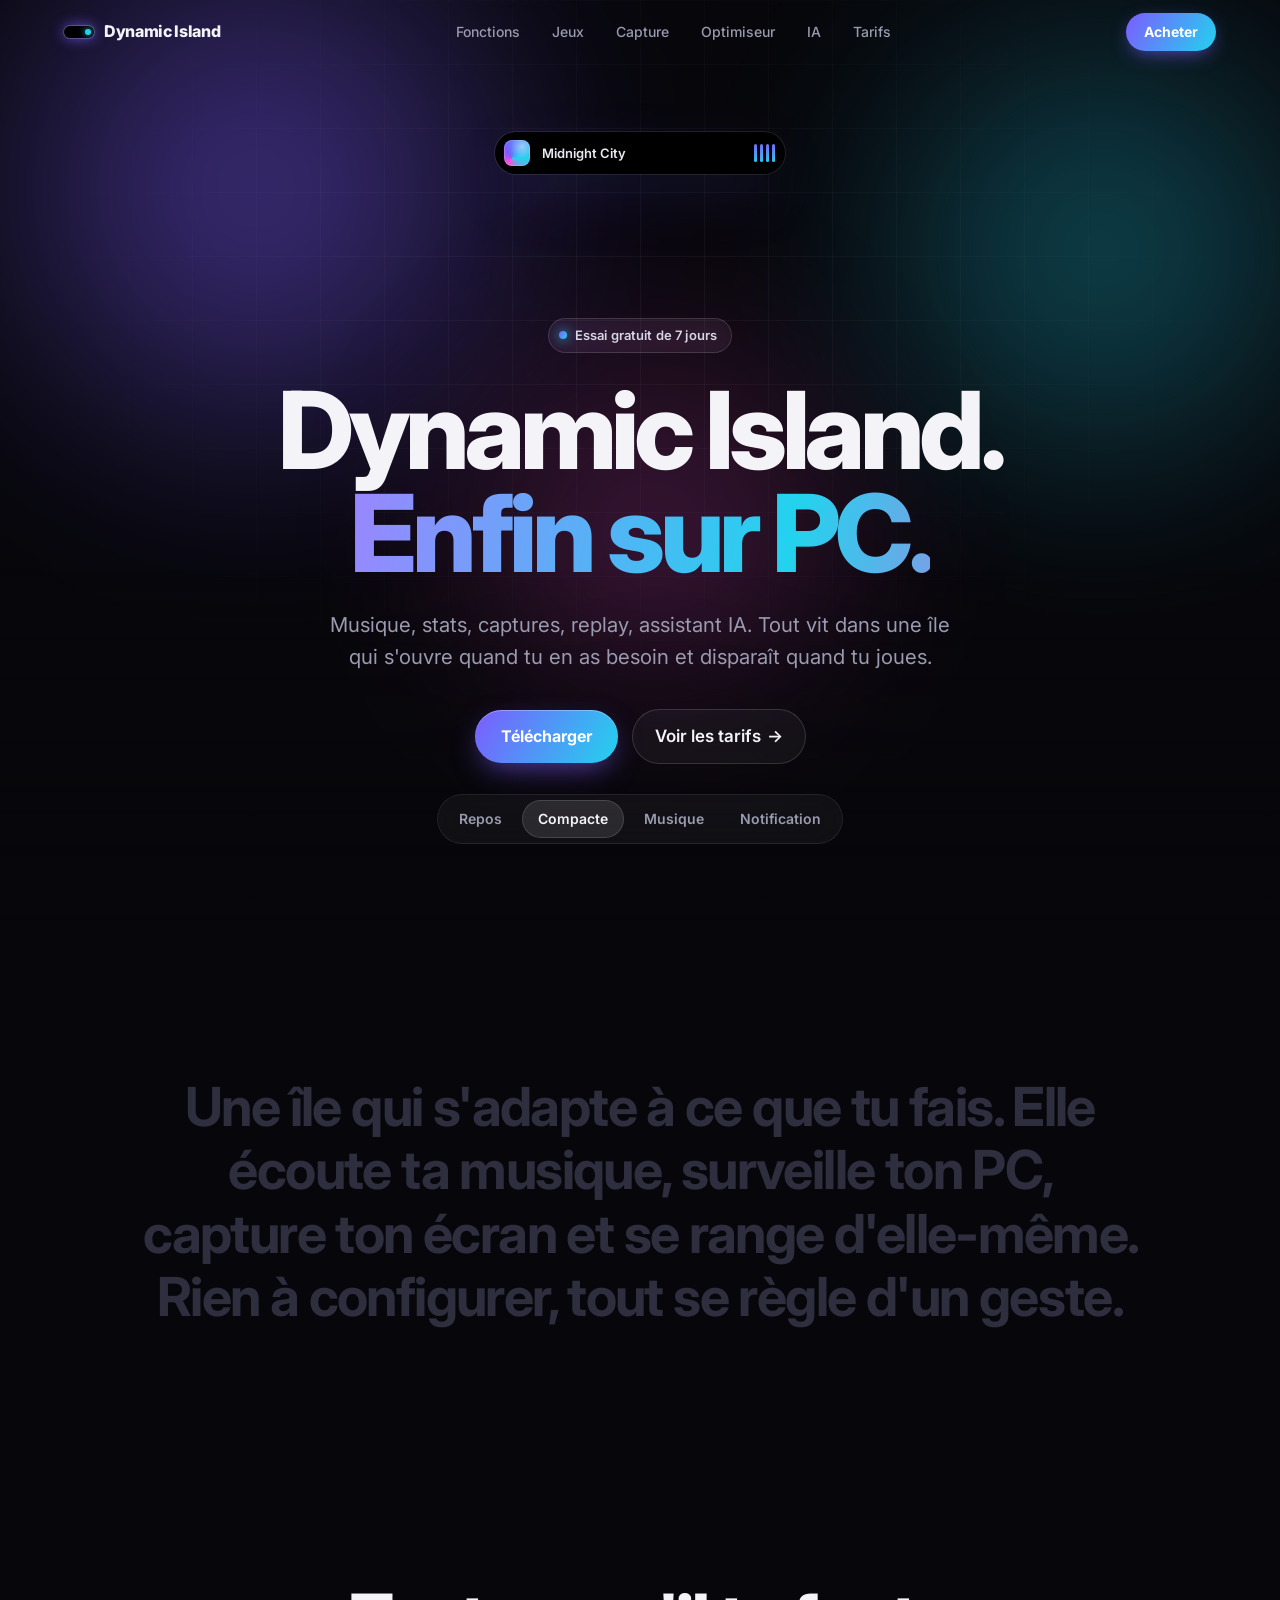
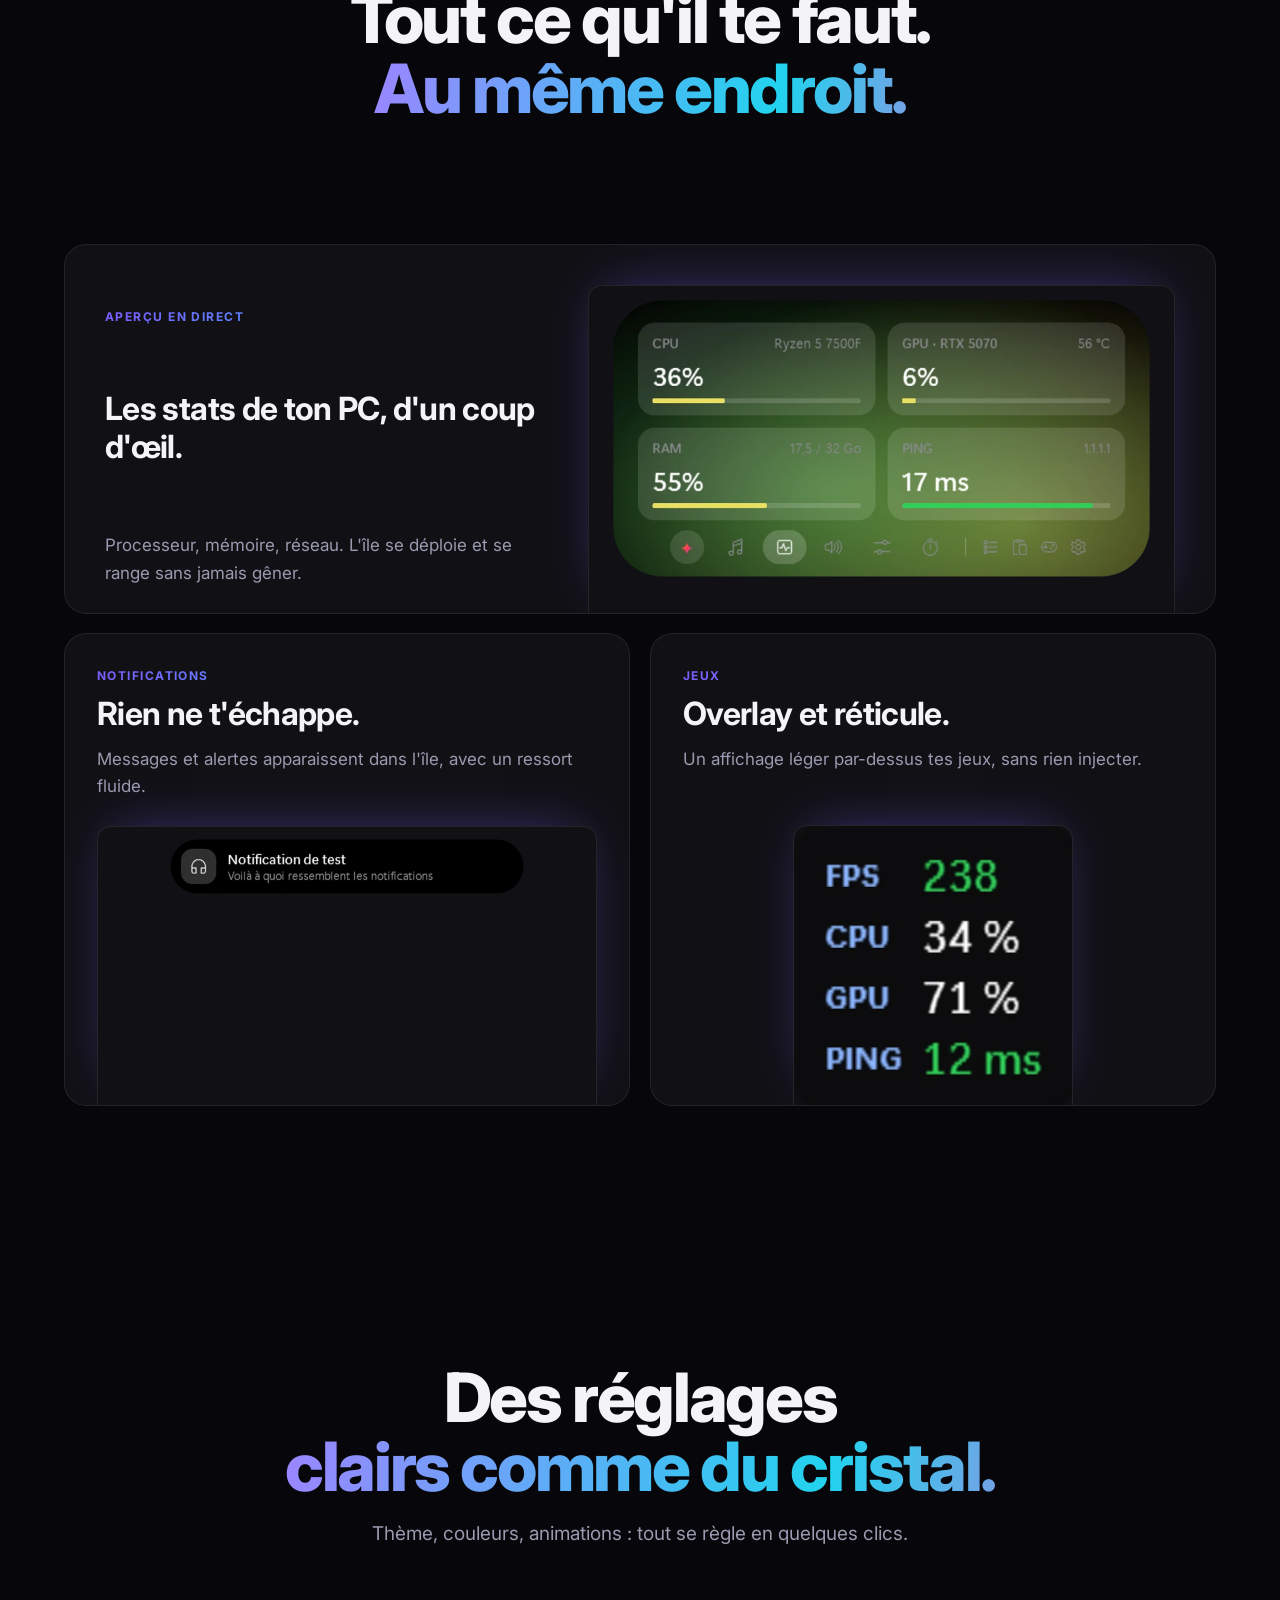
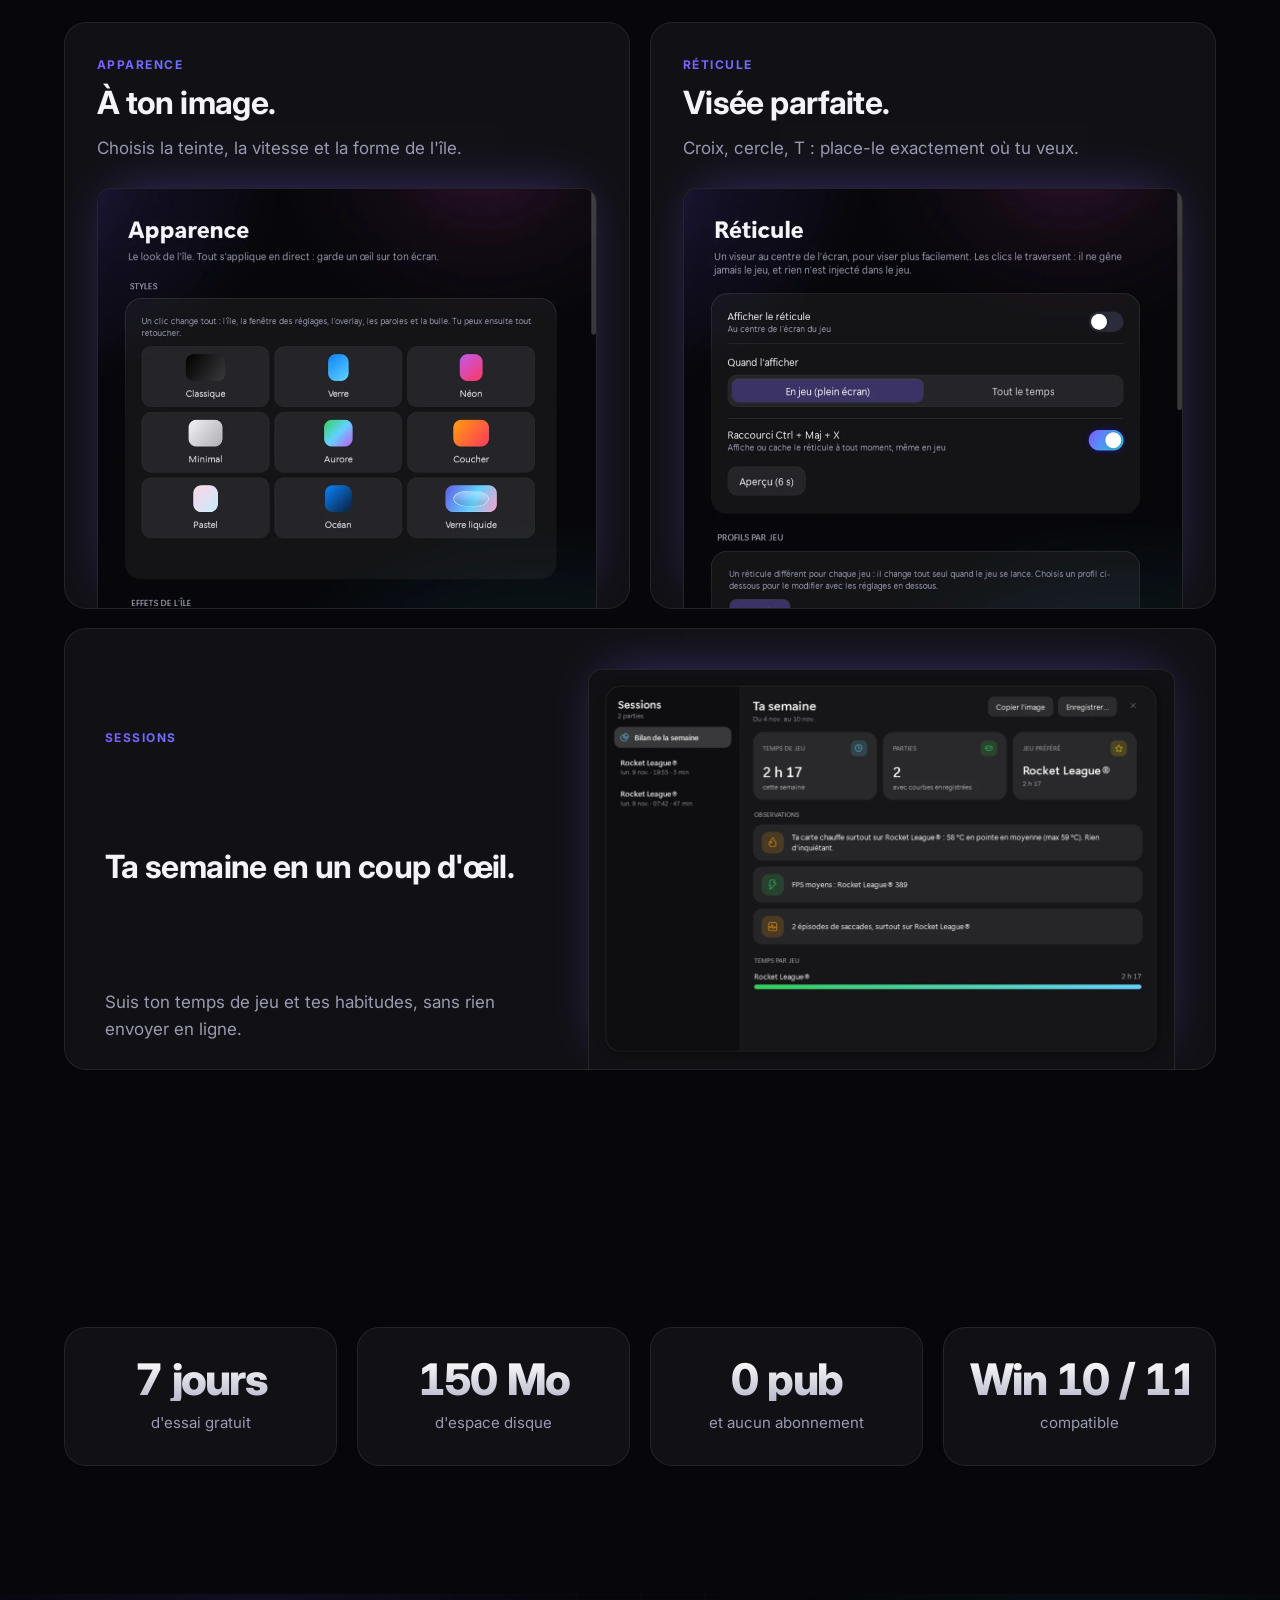
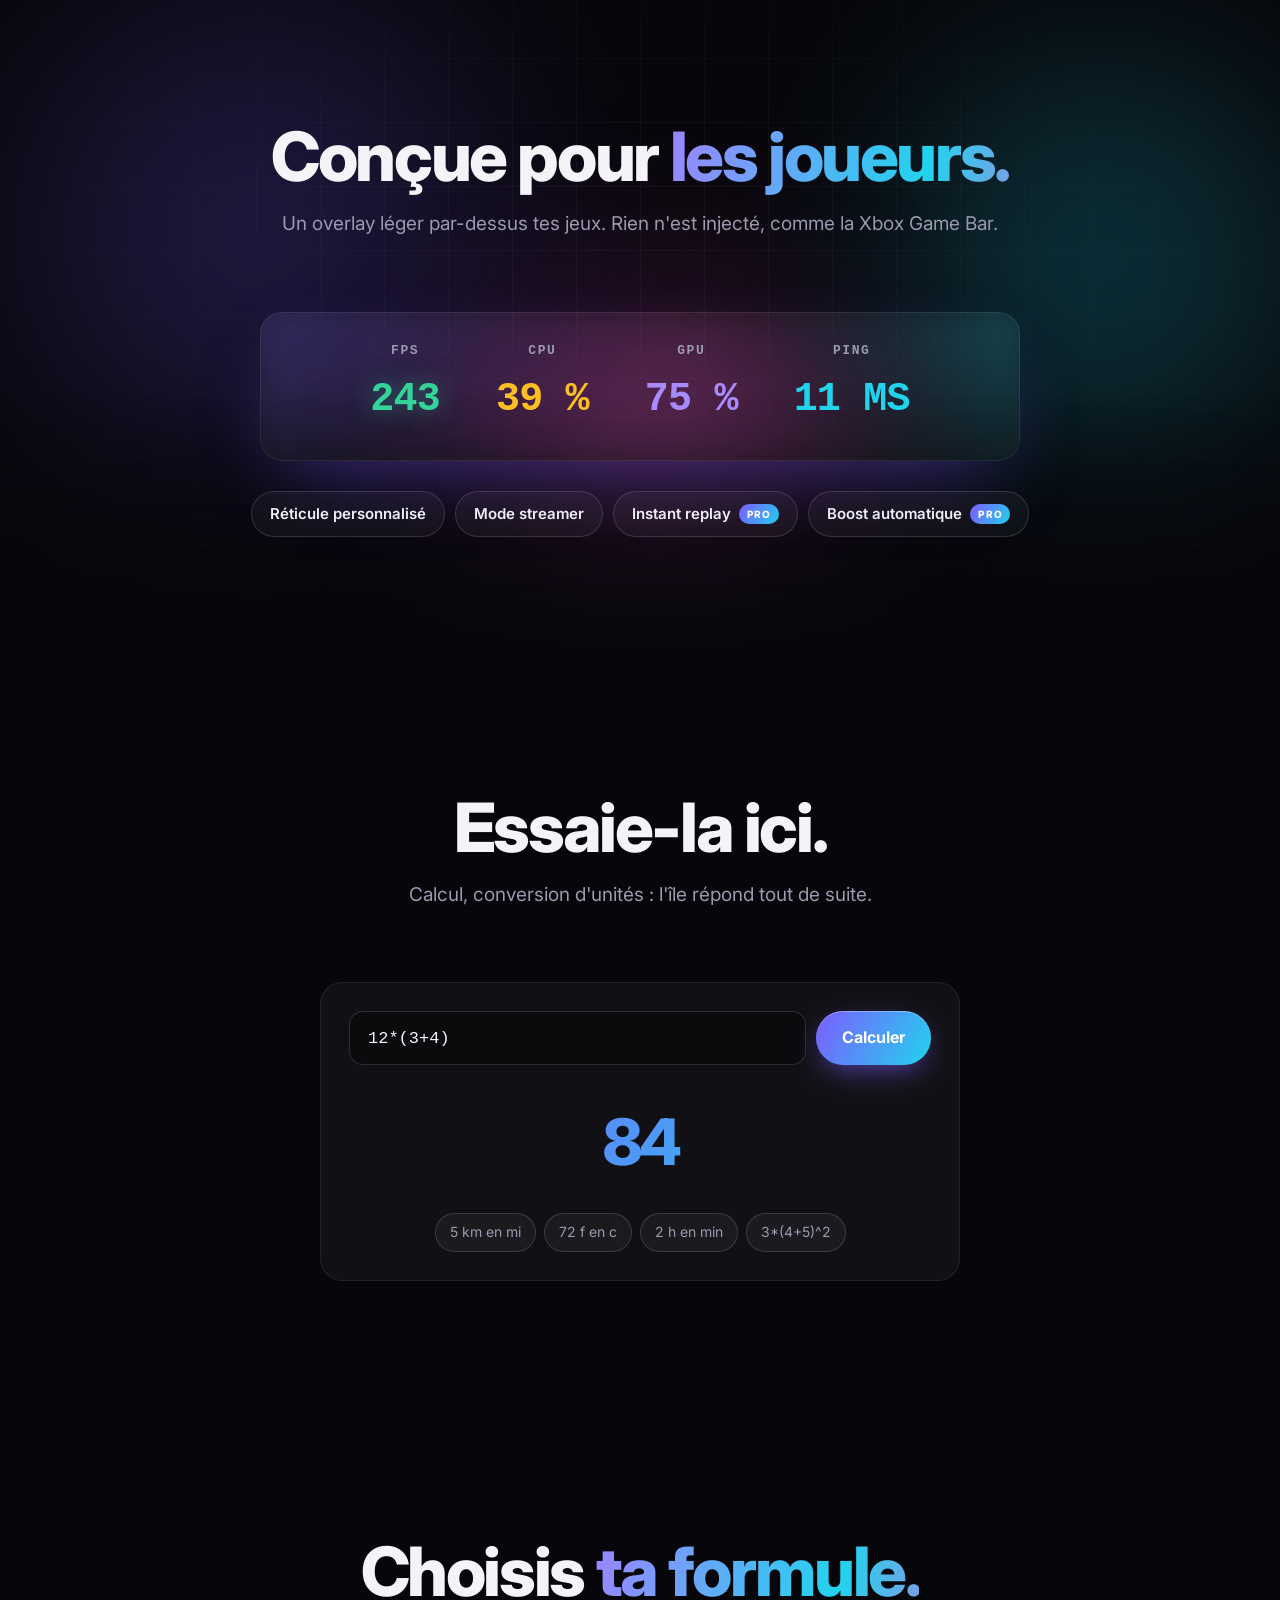
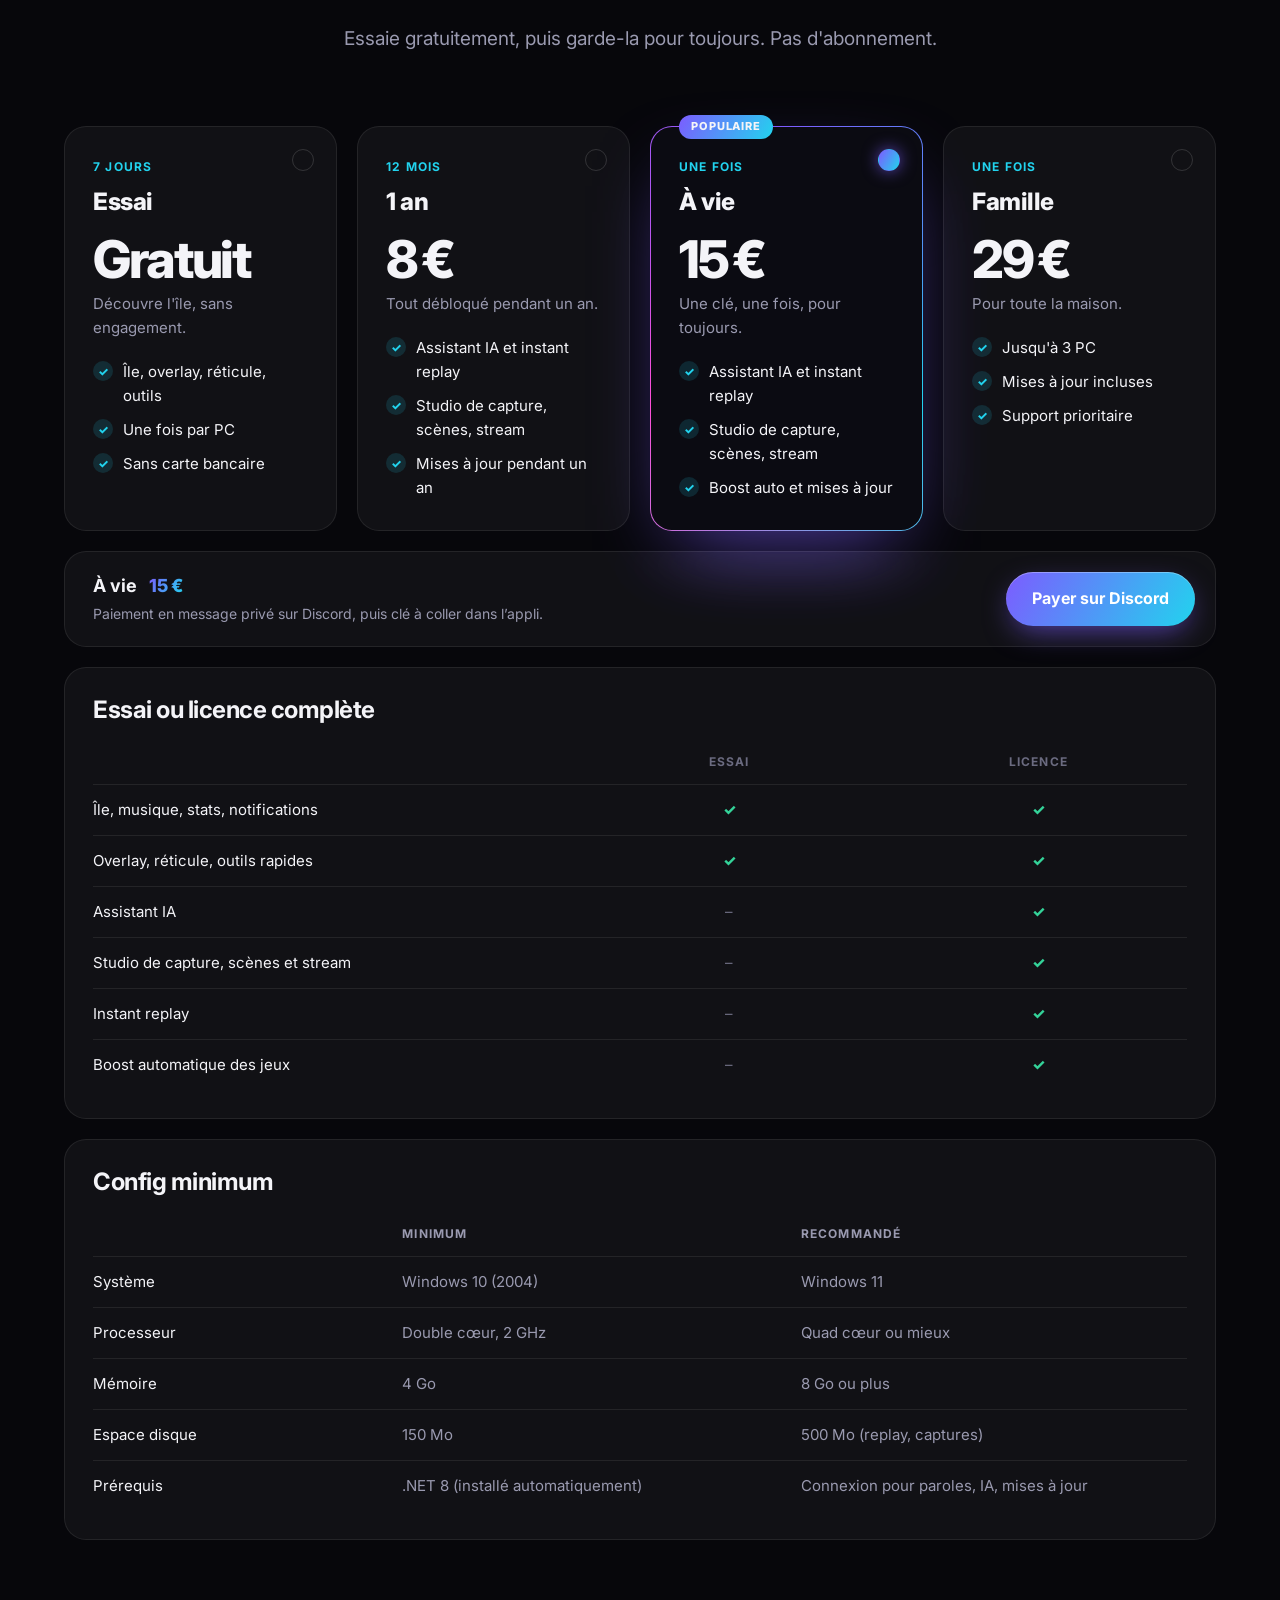
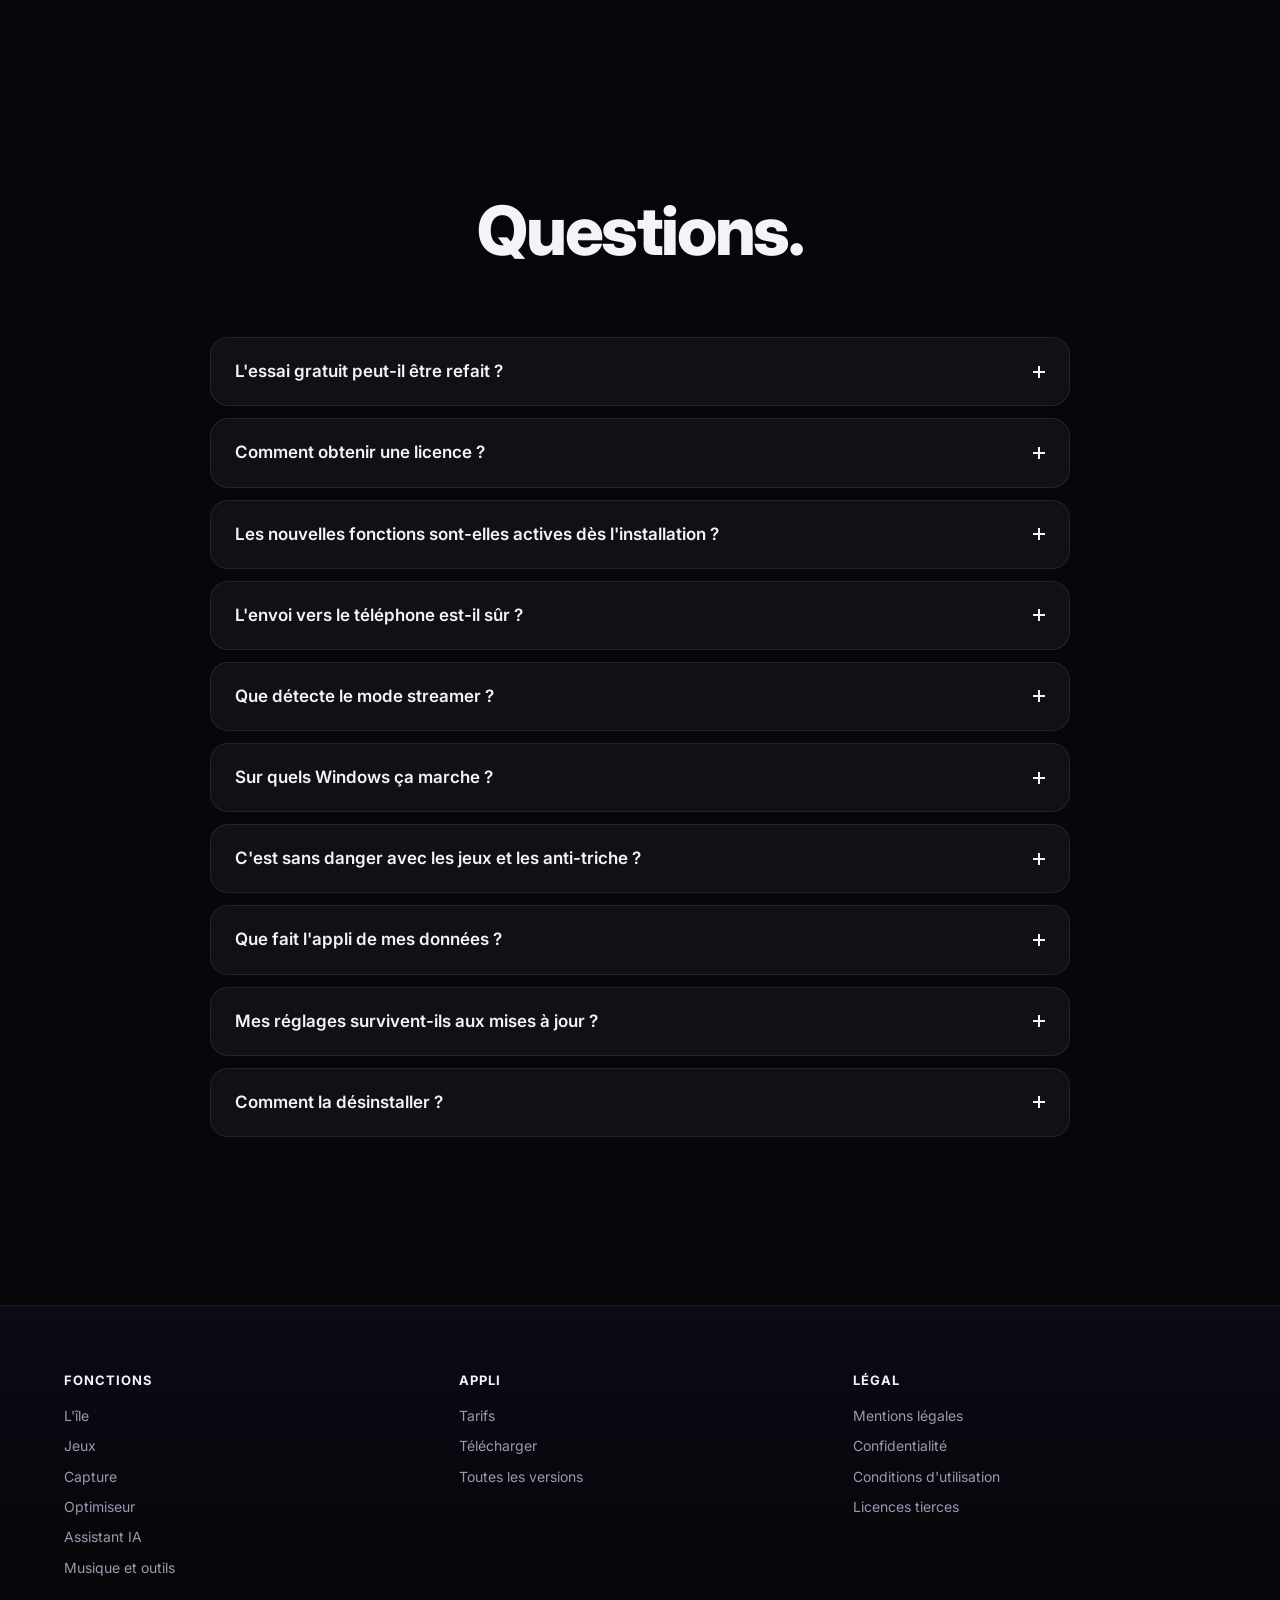
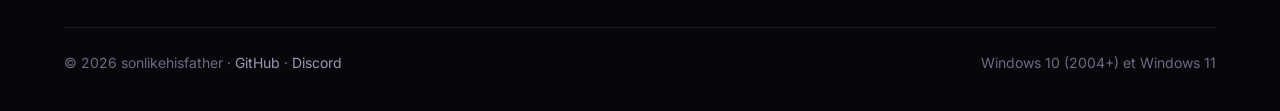
<file: docs/index.html>
<!doctype html>
<html lang="fr">
<head>
  <meta charset="utf-8">
  <meta name="viewport" content="width=device-width, initial-scale=1">
  <title>Dynamic Island pour Windows</title>
  <meta name="description" content="Une vraie Dynamic Island pour ton PC Windows : musique, stats, overlay, réticule, replay, assistant IA, captures et outils rapides, dans une île animée en haut de ton écran.">
  <meta property="og:title" content="Dynamic Island pour Windows">
  <meta property="og:description" content="Ton PC a enfin son île.">
  <meta property="og:type" content="website">
  <meta name="theme-color" content="#07070B">
  <link rel="icon" href="data:image/svg+xml,%3Csvg xmlns='http://www.w3.org/2000/svg' viewBox='0 0 64 64'%3E%3Crect width='64' height='64' rx='16' fill='%2307070B'/%3E%3Crect x='10' y='24' width='44' height='16' rx='8' fill='%23000' stroke='%237C5CFF' stroke-width='2.5'/%3E%3Ccircle cx='45' cy='32' r='3.5' fill='%2322D3EE'/%3E%3C/svg%3E">
  <link rel="preconnect" href="https://fonts.googleapis.com"><link rel="preconnect" href="https://fonts.gstatic.com" crossorigin>
  <link rel="stylesheet" href="https://fonts.googleapis.com/css2?family=Inter:wght@400;500;600;700;800&display=swap">
  <link rel="stylesheet" href="assets/aurora.css?v=2">
  <script>document.documentElement.classList.add('js')</script>
</head>
<body>
<header class="nav"><div class="in"><a class="logo" href="index.html"><i></i>Dynamic Island</a><ul id="menu"><li><a href="fonctionnalites.html">Fonctions</a></li><li><a href="jeux.html">Jeux</a></li><li><a href="capture.html">Capture</a></li><li><a href="optimiseur.html">Optimiseur</a></li><li><a href="assistant.html">IA</a></li><li><a href="tarifs.html">Tarifs</a></li></ul><a class="buy" href="tarifs.html">Acheter</a><button class="burger" type="button" aria-label="Menu" aria-controls="menu" aria-expanded="false"><span></span></button></div></header>

<main>
<section class="hero" id="top">
  <div class="aurora" aria-hidden="true"><i></i><i></i><i></i></div>
  <div class="wrap">
    <div class="stage" id="decouvrir" aria-label="Démonstration de l'île">
      <div class="island" id="island" data-s="2">
        <div class="st s0"><i class="cam"></i></div>
        <div class="st s1"><span class="cover sm"></span><span class="ttl">Midnight City</span><span class="eq"><i></i><i></i><i></i><i></i></span></div>
        <div class="st s2 on">
          <div class="np"><span class="cover"></span><span class="t">Midnight City<small>M83 · Hurry Up, We're Dreaming</small></span><span class="eq"><i></i><i></i><i></i><i></i><i></i></span></div>
          <div class="prog"><span>1:24</span><span class="bar"><i></i></span><span>4:03</span></div>
          <div class="ctl" aria-hidden="true"><svg viewBox="0 0 24 24"><path d="M6 6h2v12H6zM9.5 12 18 6v12z"/></svg><svg class="pp" viewBox="0 0 24 24"><path d="M7 5h3.5v14H7zM13.5 5H17v14h-3.5z"/></svg><svg viewBox="0 0 24 24"><path d="M16 6h2v12h-2zM6 6l8.5 6L6 18z"/></svg></div>
        </div>
        <div class="st s3"><span class="app"><svg viewBox="0 0 24 24"><path d="M4 5h16a1 1 0 0 1 1 1v10a1 1 0 0 1-1 1H9l-4 3v-3H4a1 1 0 0 1-1-1V6a1 1 0 0 1 1-1z"/></svg></span><span class="t">Nouveau message<small>« On joue ce soir ? »</small></span><span class="now">maintenant</span></div>
      </div>
    </div>
    <p class="eyebrow rv">Essai gratuit de 7 jours</p>
    <h1 class="rv d1">Dynamic Island.<br><span class="grad">Enfin sur PC.</span></h1>
    <p class="lead rv d2">Musique, stats, captures, replay, assistant IA. Tout vit dans une île qui s'ouvre quand tu en as besoin et disparaît quand tu joues.</p>
    <div class="cta rv d2"><a class="btn" href="https://github.com/sonlikehisfather/dynamic-island-releases/releases/latest/download/DynamicIsland-win-Setup.exe">Télécharger</a><a class="more" href="#tarifs">Voir les tarifs</a></div>
    <div class="tabs rv d3" id="tabs" role="tablist" aria-label="États de l'île">
      <button role="tab" aria-selected="false">Repos</button><button role="tab" aria-selected="false">Compacte</button><button role="tab" aria-selected="true">Musique</button><button role="tab" aria-selected="false">Notification</button>
    </div>
  </div>
</section>

<section>
  <div class="wrap"><p class="story">Une île qui s'adapte à ce que tu fais. Elle écoute ta musique, surveille ton PC, capture ton écran et se range d'elle-même. Rien à configurer, tout se règle d'un geste.</p></div>
</section>

<section id="fonctions">
  <div class="wrap">
    <div class="head"><h2 class="rv">Tout ce qu'il te faut.<br><span class="grad">Au même endroit.</span></h2><p class="rv d1">Des fonctions pensées pour être belles, rapides et discrètes.</p></div>
    <div class="tiles">
      <div class="tile wide c4"><p class="k">Aperçu en direct</p><h3>Les stats de ton PC, d'un coup d'œil.</h3><p>Processeur, mémoire, réseau. L'île se déploie et se range sans jamais gêner.</p><img src="assets/img/ile-stats.webp" alt="L'île affichant les statistiques du PC" loading="lazy"></div>
      <div class="tile c1"><p class="k">Notifications</p><h3>Rien ne t'échappe.</h3><p>Messages et alertes apparaissent dans l'île, avec un ressort fluide.</p><img src="assets/img/ile-notification.webp" alt="Une notification dans l'île" loading="lazy"></div>
      <div class="tile c3"><p class="k">Jeux</p><h3>Overlay et réticule.</h3><p>Un affichage léger par-dessus tes jeux, sans rien injecter.</p><img src="assets/img/overlay.webp" alt="Overlay de jeu" loading="lazy"></div>
    </div>
  </div>
</section>

<section id="apercu">
  <div class="wrap">
    <div class="head"><h2 class="rv">Des réglages<br><span class="grad">clairs comme du cristal.</span></h2><p class="rv d1">Thème, couleurs, animations : tout se règle en quelques clics.</p></div>
    <div class="tiles">
      <div class="tile c2"><p class="k">Apparence</p><h3>À ton image.</h3><p>Choisis la teinte, la vitesse et la forme de l'île.</p><img src="assets/img/app-apparence.webp" alt="Réglages d'apparence" loading="lazy"></div>
      <div class="tile c3"><p class="k">Réticule</p><h3>Visée parfaite.</h3><p>Croix, cercle, T : place-le exactement où tu veux.</p><img src="assets/img/app-reticule-reglages.webp" alt="Réglages du réticule" loading="lazy"></div>
      <div class="tile wide c1"><p class="k">Sessions</p><h3>Ta semaine en un coup d'œil.</h3><p>Suis ton temps de jeu et tes habitudes, sans rien envoyer en ligne.</p><img src="assets/img/sessions-semaine.webp" alt="Sessions de la semaine" loading="lazy"></div>
    </div>
  </div>
</section>

<section>
  <div class="wrap facts">
    <div class="fact"><b><span data-count="7">7</span> jours</b><span>d'essai gratuit</span></div>
    <div class="fact"><b><span data-count="150">150</span> Mo</b><span>d'espace disque</span></div>
    <div class="fact"><b>0 pub</b><span>et aucun abonnement</span></div>
    <div class="fact"><b>Win 10 / 11</b><span>compatible</span></div>
  </div>
</section>

<section class="band" id="jeux">
  <div class="aurora" aria-hidden="true"><i></i><i></i><i></i></div>
  <div class="wrap">
    <div class="head"><h2 class="rv">Conçue pour <span class="grad">les joueurs.</span></h2><p class="rv d1">Un overlay léger par-dessus tes jeux. Rien n'est injecté, comme la Xbox Game Bar.</p></div>
    <div class="hud rv" aria-label="Overlay de jeu animé"><div>FPS<b class="g" id="hFps">238</b></div><div>CPU<b class="o" id="hCpu">34 %</b></div><div>GPU<b class="v" id="hGpu">71 %</b></div><div>Ping<b class="b2" id="hPing">12 ms</b></div></div>
    <div class="chips rv d1"><span>Réticule personnalisé</span><span>Mode streamer</span><span>Instant replay<b class="lock">PRO</b></span><span>Boost automatique<b class="lock">PRO</b></span></div>
  </div>
</section>

<section id="essaie">
  <div class="wrap">
    <div class="head"><h2 class="rv">Essaie-la ici.</h2><p class="rv d1">Calcul, conversion d'unités : l'île répond tout de suite.</p></div>
    <div class="try rv">
      <form id="tryForm"><input id="tryIn" value="12*(3+4)" aria-label="Calcul ou conversion" autocomplete="off"><button class="btn" type="submit">Calculer</button></form>
      <div class="out" id="tryOut" aria-live="polite">84</div>
      <div class="ex" id="tryEx"><button>5 km en mi</button><button>72 f en c</button><button>2 h en min</button><button>3*(4+5)^2</button></div>
    </div>
  </div>
</section>

<section id="tarifs">
  <div class="wrap">
    <div class="head"><h2 class="rv">Choisis <span class="grad">ta formule.</span></h2><p class="rv d1">Essaie gratuitement, puis garde-la pour toujours. Pas d'abonnement.</p></div>
    <div class="plans" id="plans" role="radiogroup" aria-label="Formules"></div>
    <div class="buybar rv"><div><b id="buyName"></b><span class="p" id="buyPrice"></span><small id="buyNote"></small></div><a class="btn" id="buyBtn" href="#">Acheter</a></div>
    <div class="cmp rv"><h3>Essai ou licence complète</h3>
      <div class="row h"><span></span><span>Essai</span><span>Licence</span></div>
      <div class="row"><span>Île, musique, stats, notifications</span><span class="y">✓</span><span class="y">✓</span></div>
      <div class="row"><span>Overlay, réticule, outils rapides</span><span class="y">✓</span><span class="y">✓</span></div>
      <div class="row"><span>Assistant IA</span><span class="n">–</span><span class="y">✓</span></div>
      <div class="row"><span>Studio de capture, scènes et stream</span><span class="n">–</span><span class="y">✓</span></div>
      <div class="row"><span>Instant replay</span><span class="n">–</span><span class="y">✓</span></div>
      <div class="row"><span>Boost automatique des jeux</span><span class="n">–</span><span class="y">✓</span></div>
    </div>
    <div class="specs rv"><h3>Config minimum</h3>
      <div class="specrow h"><span></span><span>Minimum</span><span>Recommandé</span></div>
      <div class="specrow"><span>Système</span><span>Windows 10 (2004)</span><span>Windows 11</span></div>
      <div class="specrow"><span>Processeur</span><span>Double cœur, 2 GHz</span><span>Quad cœur ou mieux</span></div>
      <div class="specrow"><span>Mémoire</span><span>4 Go</span><span>8 Go ou plus</span></div>
      <div class="specrow"><span>Espace disque</span><span>150 Mo</span><span>500 Mo (replay, captures)</span></div>
      <div class="specrow"><span>Prérequis</span><span>.NET 8 (installé automatiquement)</span><span>Connexion pour paroles, IA, mises à jour</span></div>
    </div>
  </div>
</section>

<section id="faq">
  <div class="wrap"><div class="head"><h2 class="rv">Questions.</h2></div>
    <div class="faq">
      <details><summary>L'essai gratuit peut-il être refait ?</summary><p>Non. L'essai dure 7 jours et n'est accordé qu'une fois par PC : réinstaller l'appli, changer de navigateur ou de connexion ne donne pas un nouvel essai. Il est lié à des identifiants anonymes du PC, détaillés dans la <a href="confidentialite.html">politique de confidentialité</a>.</p></details>
      <details><summary>Comment obtenir une licence ?</summary><p>Après l'essai, Dynamic Island demande une clé de licence personnelle. Pour en obtenir une, contacte l'auteur via sa <a href="https://github.com/sonlikehisfather">page GitHub</a>.</p></details>
      <details><summary>Les nouvelles fonctions sont-elles actives dès l'installation ?</summary><p>Non. Elles sont désactivées par défaut : tu actives celles que tu veux dans les Réglages (Outils, Jeux, Capture d'écran, Apparence). Le mode streamer et les profils s'ouvrent par un clic droit sur l'île, « Confidentialité &amp; profils ».</p></details>
      <details><summary>L'envoi vers le téléphone est-il sûr ?</summary><p>L'île ouvre un petit serveur temporaire, uniquement sur ton réseau local, protégé par un code aléatoire et fermé tout seul au bout de quelques minutes. Il n'est jamais accessible depuis Internet. Au premier envoi, Windows peut demander d'autoriser l'appli sur le réseau privé : clique sur « Autoriser », sinon le téléphone ne pourra pas se connecter.</p></details>
      <details><summary>Que détecte le mode streamer ?</summary><p>OBS, Streamlabs et XSplit de façon fiable. Les partages d'écran Zoom, Teams et Discord sont détectés de façon approximative : tu peux toujours forcer le masquage avec Ctrl&nbsp;+&nbsp;Maj&nbsp;+&nbsp;P.</p></details>
      <details><summary>Sur quels Windows ça marche ?</summary><p>Windows 10 (version 2004 ou plus récente) et Windows 11. L'installateur ajoute .NET 8 tout seul si ton PC ne l'a pas.</p></details>
      <details><summary>C'est sans danger avec les jeux et les anti-triche ?</summary><p>L'overlay et le réticule sont de simples fenêtres posées par-dessus l'écran. Rien n'est injecté dans les jeux, comme la Xbox Game Bar.</p></details>
      <details><summary>Que fait l'appli de mes données ?</summary><p>L'essentiel reste sur ton PC. Ce qui peut en sortir (licence, mises à jour, paroles, assistant IA…) est détaillé dans la <a href="confidentialite.html">politique de confidentialité</a>. Aucune publicité, aucun outil d'analyse.</p></details>
      <details><summary>Mes réglages survivent-ils aux mises à jour ?</summary><p>Oui. Ils sont gardés dans ton dossier utilisateur, avec une copie de sécurité à chaque nouvelle version.</p></details>
      <details><summary>Comment la désinstaller ?</summary><p>Paramètres Windows → Applications → Dynamic Island → Désinstaller. Tes réglages restent dans <code>%AppData%\DynamicIsland</code> tant que tu ne supprimes pas ce dossier.</p></details>
    </div>
  </div>
</section>
</main>

<footer><div class="wrap">
  <div class="cols"><div><b>Fonctions</b><ul><li><a href="ile.html">L'île</a></li><li><a href="jeux.html">Jeux</a></li><li><a href="capture.html">Capture</a></li><li><a href="optimiseur.html">Optimiseur</a></li><li><a href="assistant.html">Assistant IA</a></li><li><a href="musique.html">Musique et outils</a></li></ul></div>
  <div><b>Appli</b><ul><li><a href="tarifs.html">Tarifs</a></li><li><a href="https://github.com/sonlikehisfather/dynamic-island-releases/releases/latest/download/DynamicIsland-win-Setup.exe">Télécharger</a></li><li><a href="https://github.com/sonlikehisfather/dynamic-island-releases/releases">Toutes les versions</a></li></ul></div>
  <div><b>Légal</b><ul><li><a href="mentions-legales.html">Mentions légales</a></li><li><a href="confidentialite.html">Confidentialité</a></li><li><a href="conditions.html">Conditions d'utilisation</a></li><li><a href="licences-tierces.html">Licences tierces</a></li></ul></div></div>
  <div class="foot"><div>© 2026 sonlikehisfather · <a href="https://github.com/sonlikehisfather">GitHub</a> · <a href="https://discord.com/users/1456994725566353485">Discord</a></div><div>Windows 10 (2004+) et Windows 11</div></div>
</div></footer>

<script src="assets/store.js?v=4" defer></script>
<script src="assets/aurora.js?v=1" defer></script>
</body>
</html>
</file>
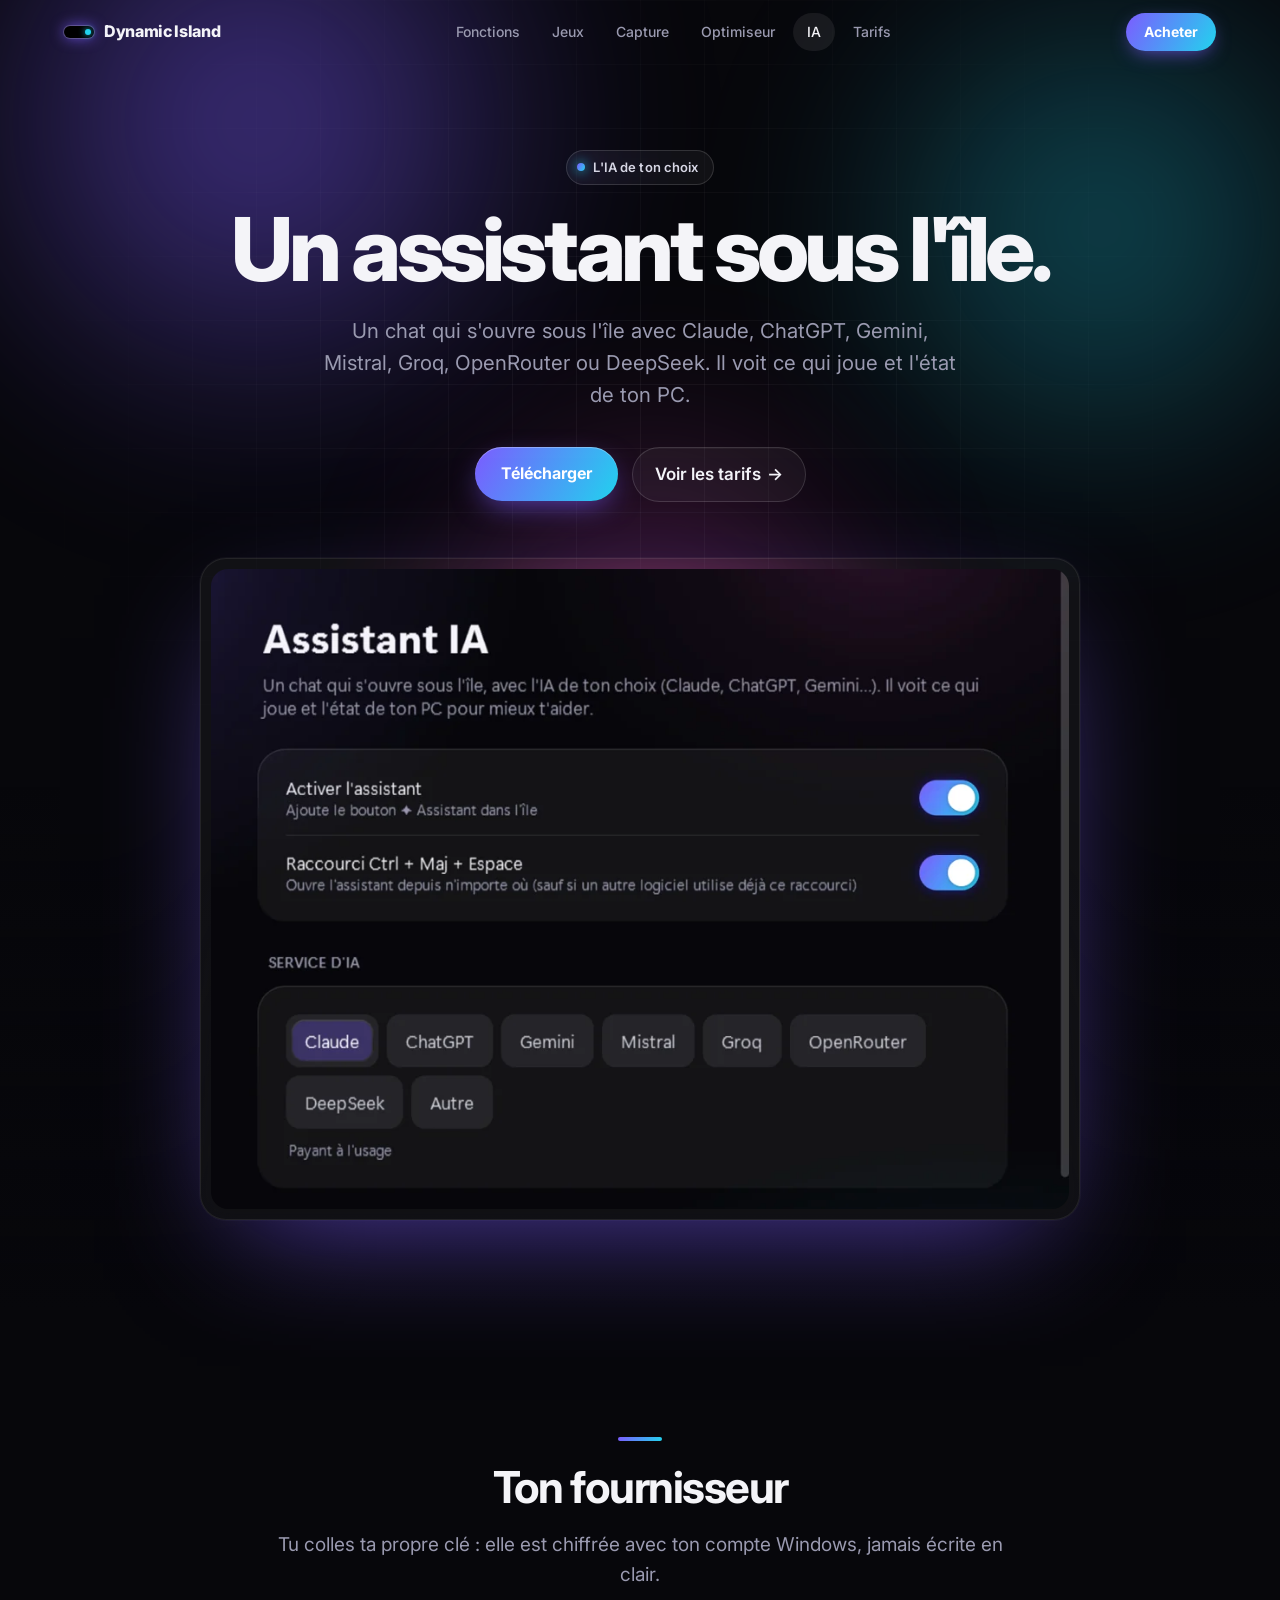
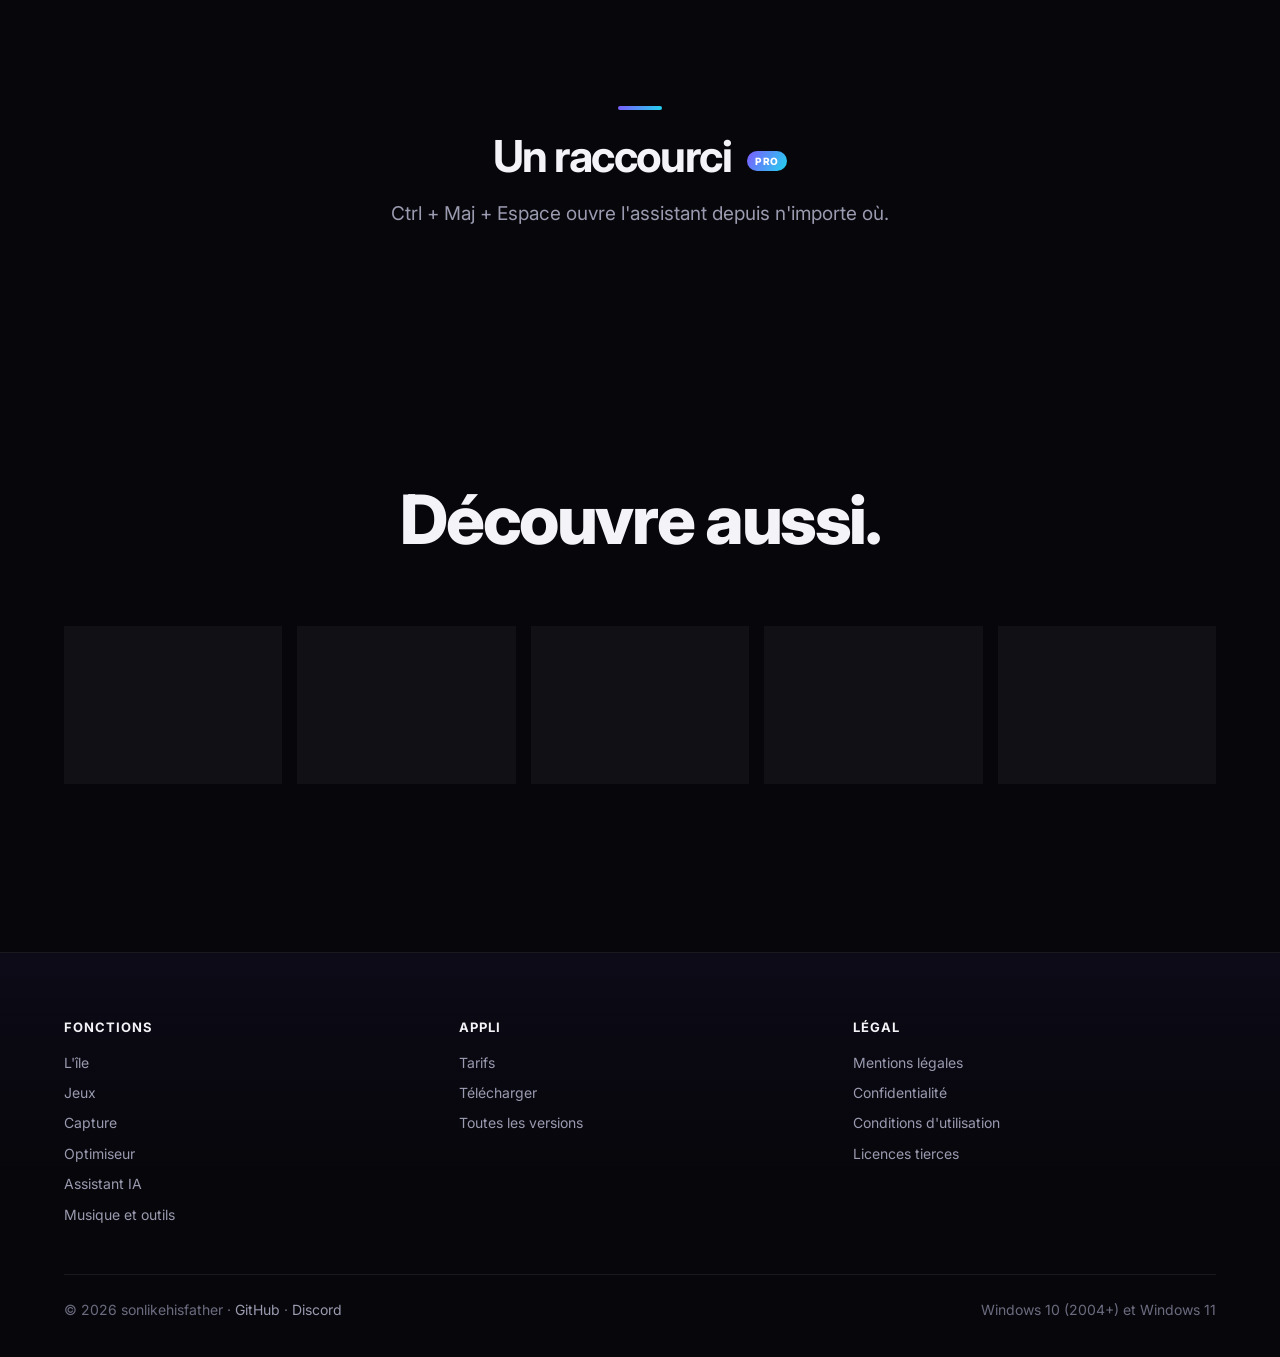
<file: docs/assistant.html>
<!doctype html>
<html lang="fr">
<head>
  <meta charset="utf-8">
  <meta name="viewport" content="width=device-width, initial-scale=1">
  <title>Assistant IA · Dynamic Island</title>
  <meta name="description" content="Un chat qui s'ouvre sous l'île avec Claude, ChatGPT, Gemini, Mistral, Groq, OpenRouter ou DeepSeek. Il voit ce qui joue et l'état de ton PC.">
  <meta name="theme-color" content="#07070B">
  <link rel="icon" href="data:image/svg+xml,%3Csvg xmlns='http://www.w3.org/2000/svg' viewBox='0 0 64 64'%3E%3Crect width='64' height='64' rx='16' fill='%2307070B'/%3E%3Crect x='10' y='24' width='44' height='16' rx='8' fill='%23000' stroke='%237C5CFF' stroke-width='2.5'/%3E%3Ccircle cx='45' cy='32' r='3.5' fill='%2322D3EE'/%3E%3C/svg%3E">
  <link rel="preconnect" href="https://fonts.googleapis.com"><link rel="preconnect" href="https://fonts.gstatic.com" crossorigin>
  <link rel="stylesheet" href="https://fonts.googleapis.com/css2?family=Inter:wght@400;500;600;700;800&display=swap">
  <link rel="stylesheet" href="assets/aurora.css?v=2">
  <script>document.documentElement.classList.add('js')</script>
</head>
<body>
<header class="nav"><div class="in"><a class="logo" href="index.html"><i></i>Dynamic Island</a><ul id="menu"><li><a href="fonctionnalites.html">Fonctions</a></li><li><a href="jeux.html">Jeux</a></li><li><a href="capture.html">Capture</a></li><li><a href="optimiseur.html">Optimiseur</a></li><li><a href="assistant.html" class=on>IA</a></li><li><a href="tarifs.html">Tarifs</a></li></ul><a class="buy" href="tarifs.html">Acheter</a><button class="burger" type="button" aria-label="Menu" aria-controls="menu" aria-expanded="false"><span></span></button></div></header>
<main>
<section class="phero c2"><div class="aurora" aria-hidden="true"><i></i><i></i><i></i></div><div class="wrap">
  <p class="eyebrow rv">L'IA de ton choix</p><h1 class="rv d1">Un assistant sous l'île.</h1><p class="lead rv d2">Un chat qui s'ouvre sous l'île avec Claude, ChatGPT, Gemini, Mistral, Groq, OpenRouter ou DeepSeek. Il voit ce qui joue et l'état de ton PC.</p>
  <div class="cta rv d2"><a class="btn" href="https://github.com/sonlikehisfather/dynamic-island-releases/releases/latest/download/DynamicIsland-win-Setup.exe">Télécharger</a><a class="more" href="tarifs.html">Voir les tarifs</a></div>
  <div class="shot rv d2"><img src="assets/img/app-assistant.webp" alt="Réglages de l'assistant IA"></div>
</div></section>
<section><div class="wrap pts">
<div class="pt rv"><div class="tx"><h3>Ton fournisseur</h3><p>Tu colles ta propre clé : elle est chiffrée avec ton compte Windows, jamais écrite en clair.</p></div></div>
<div class="pt rv flip"><div class="tx"><h3>Un raccourci <b class="lock">PRO</b></h3><p>Ctrl + Maj + Espace ouvre l'assistant depuis n'importe où.</p></div></div>
</div></section>
<section class="alt"><div class="wrap"><div class="head"><h2 class="rv">Découvre aussi.</h2></div><div class="minis rv"><a class="mini c4" href="ile.html"><b>L'île</b><span>Le cœur de l'appli</span></a><a class="mini c3" href="jeux.html"><b>Jeux</b><span>Pour les joueurs</span></a><a class="mini c2" href="capture.html"><b>Capture</b><span>Enregistrer</span></a><a class="mini c1" href="optimiseur.html"><b>Optimiseur</b><span>Un PC propre</span></a><a class="mini c4" href="musique.html"><b>Musique et outils</b><span>Au quotidien</span></a></div></div></section>
</main>
<footer><div class="wrap">
  <div class="cols"><div><b>Fonctions</b><ul><li><a href="ile.html">L'île</a></li><li><a href="jeux.html">Jeux</a></li><li><a href="capture.html">Capture</a></li><li><a href="optimiseur.html">Optimiseur</a></li><li><a href="assistant.html">Assistant IA</a></li><li><a href="musique.html">Musique et outils</a></li></ul></div>
  <div><b>Appli</b><ul><li><a href="tarifs.html">Tarifs</a></li><li><a href="https://github.com/sonlikehisfather/dynamic-island-releases/releases/latest/download/DynamicIsland-win-Setup.exe">Télécharger</a></li><li><a href="https://github.com/sonlikehisfather/dynamic-island-releases/releases">Toutes les versions</a></li></ul></div>
  <div><b>Légal</b><ul><li><a href="mentions-legales.html">Mentions légales</a></li><li><a href="confidentialite.html">Confidentialité</a></li><li><a href="conditions.html">Conditions d'utilisation</a></li><li><a href="licences-tierces.html">Licences tierces</a></li></ul></div></div>
  <div class="foot"><div>© 2026 sonlikehisfather · <a href="https://github.com/sonlikehisfather">GitHub</a> · <a href="https://discord.com/users/1456994725566353485">Discord</a></div><div>Windows 10 (2004+) et Windows 11</div></div>
</div></footer>
<script src="assets/aurora.js?v=1" defer></script>
</body>
</html>
</file>
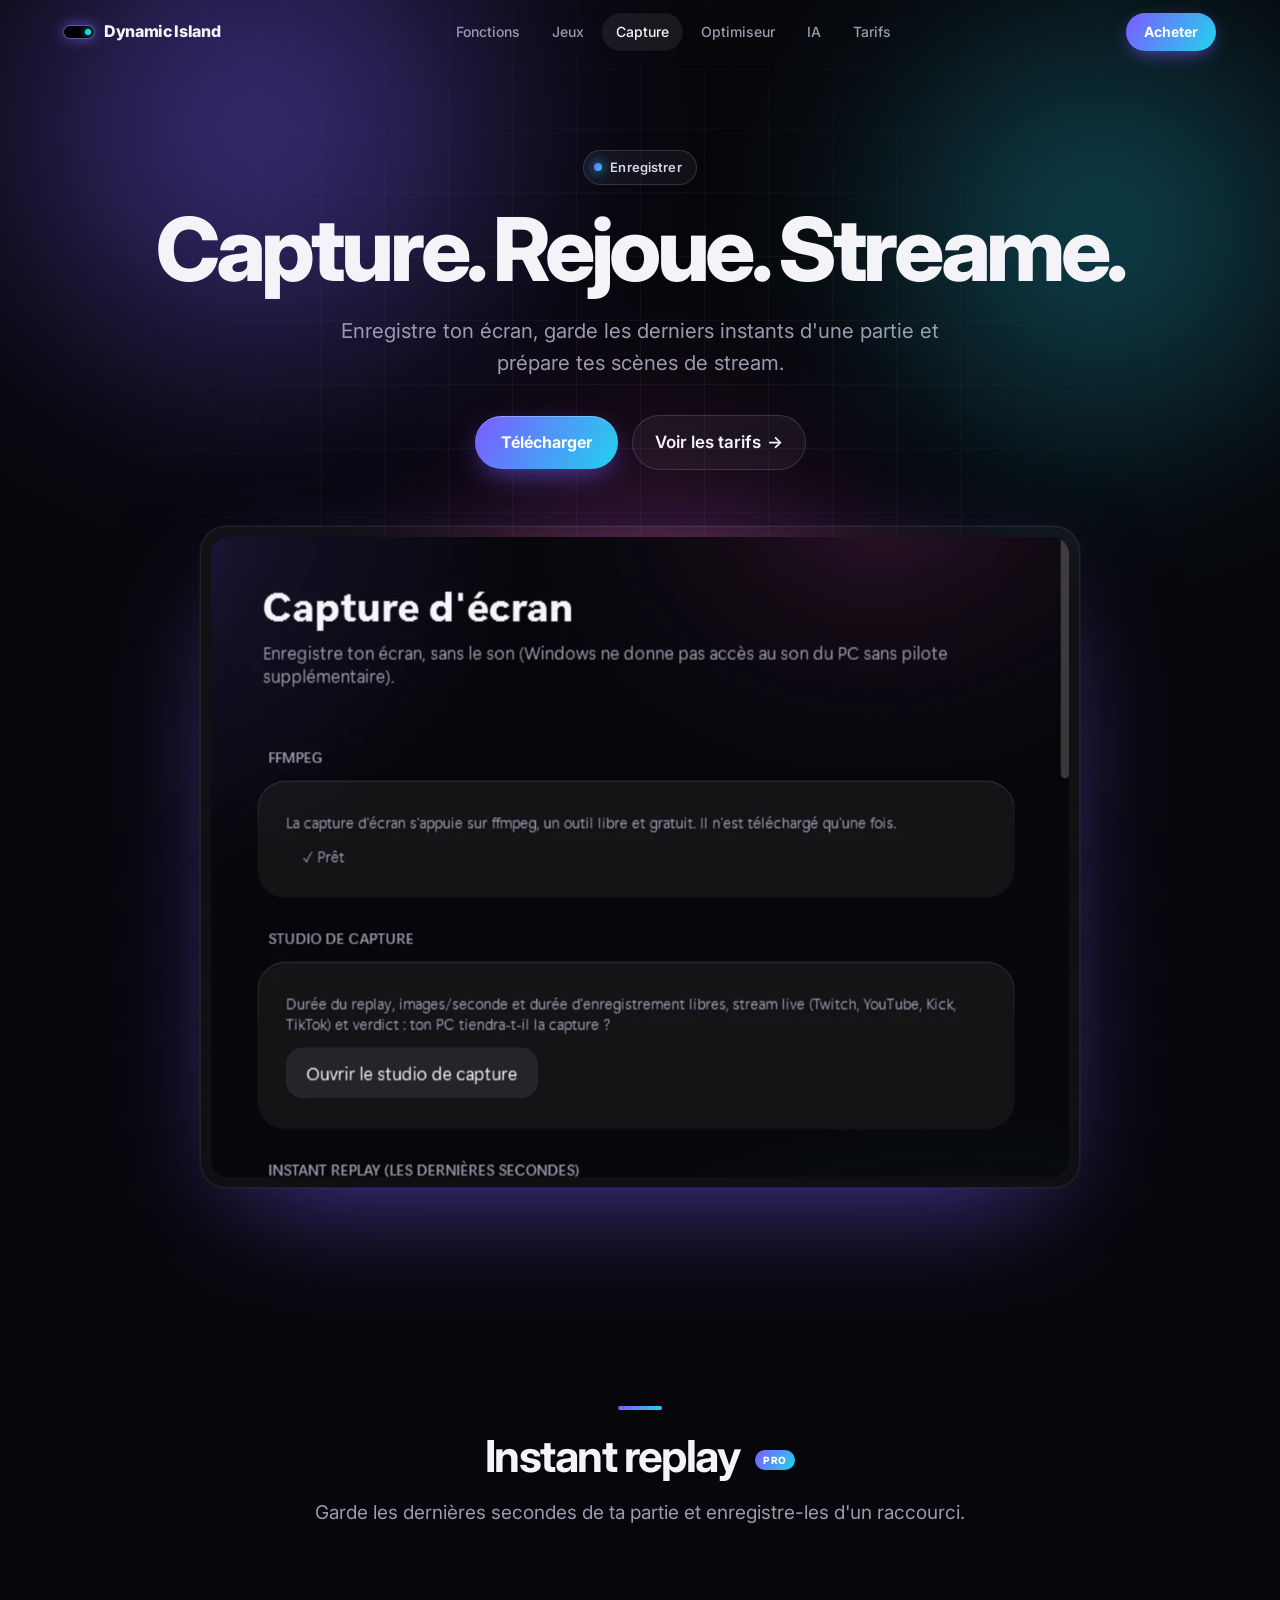
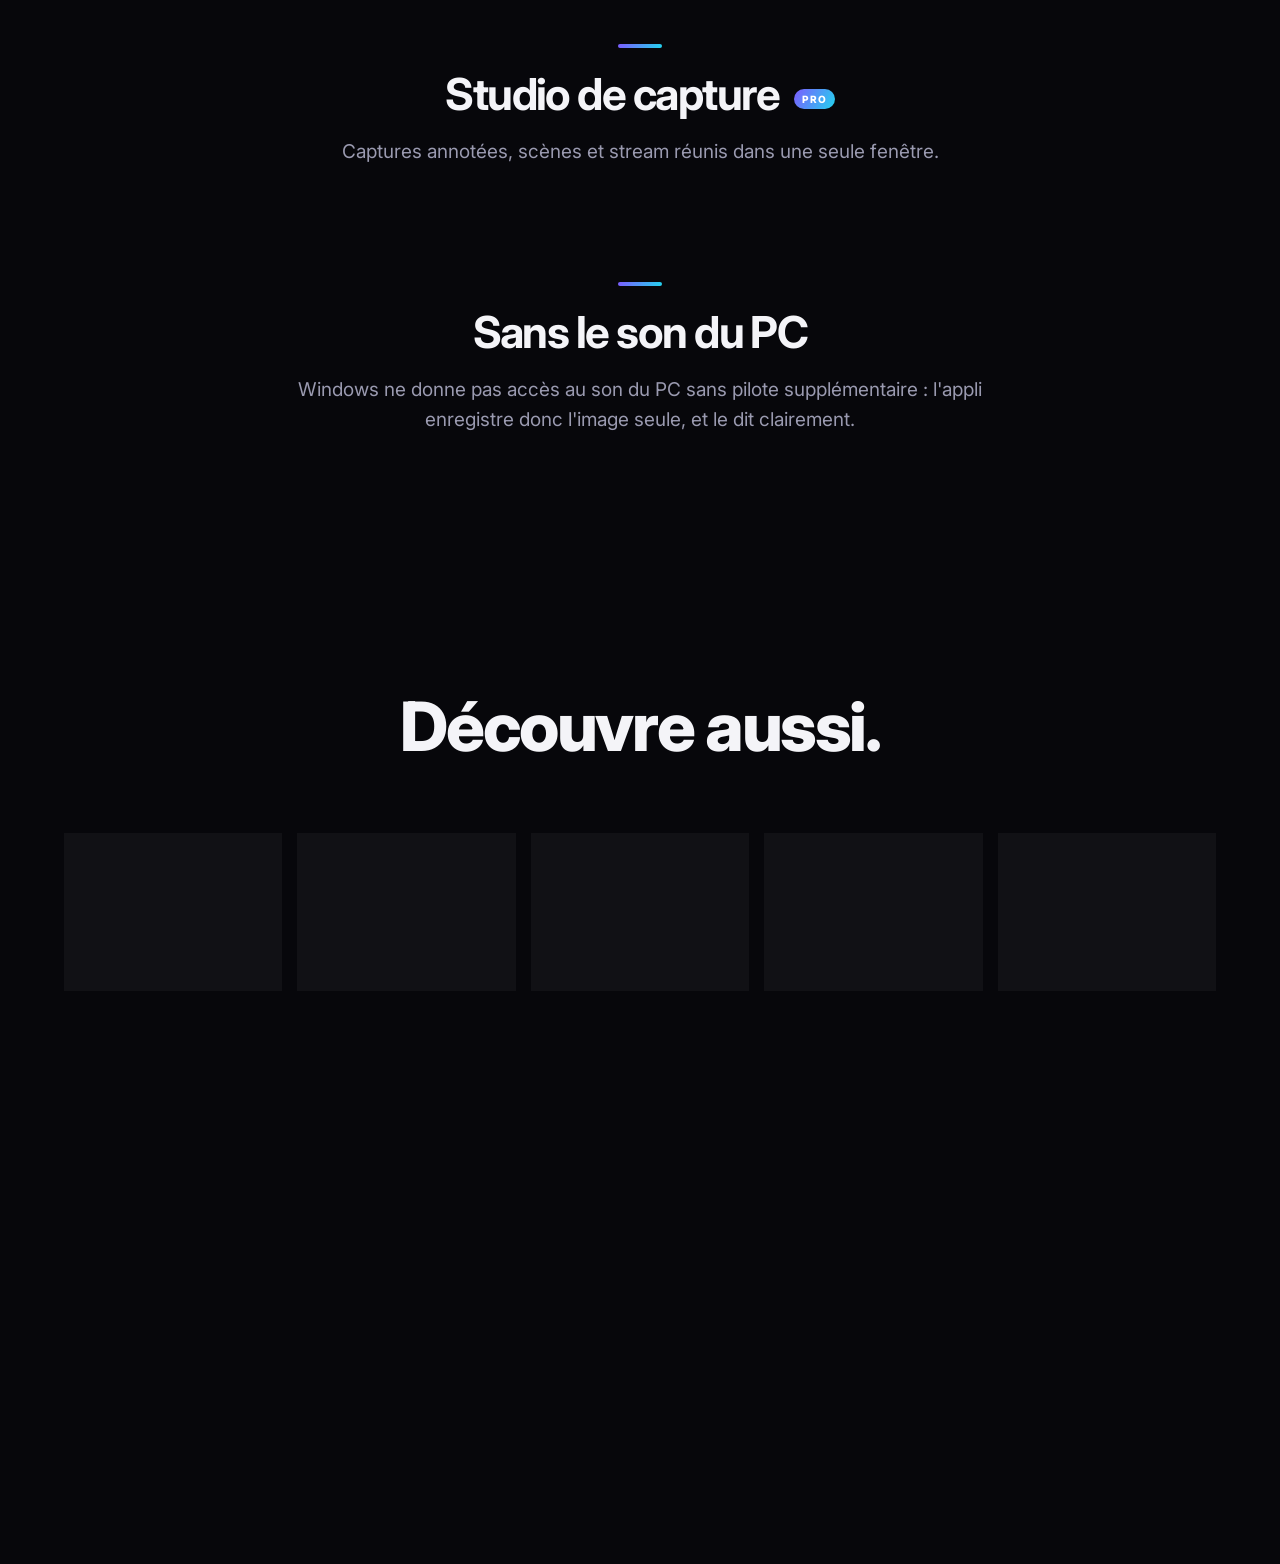
<file: docs/capture.html>
<!doctype html>
<html lang="fr">
<head>
  <meta charset="utf-8">
  <meta name="viewport" content="width=device-width, initial-scale=1">
  <title>Capture · Dynamic Island</title>
  <meta name="description" content="Enregistre ton écran, garde les derniers instants d'une partie et prépare tes scènes de stream.">
  <meta name="theme-color" content="#07070B">
  <link rel="icon" href="data:image/svg+xml,%3Csvg xmlns='http://www.w3.org/2000/svg' viewBox='0 0 64 64'%3E%3Crect width='64' height='64' rx='16' fill='%2307070B'/%3E%3Crect x='10' y='24' width='44' height='16' rx='8' fill='%23000' stroke='%237C5CFF' stroke-width='2.5'/%3E%3Ccircle cx='45' cy='32' r='3.5' fill='%2322D3EE'/%3E%3C/svg%3E">
  <link rel="preconnect" href="https://fonts.googleapis.com"><link rel="preconnect" href="https://fonts.gstatic.com" crossorigin>
  <link rel="stylesheet" href="https://fonts.googleapis.com/css2?family=Inter:wght@400;500;600;700;800&display=swap">
  <link rel="stylesheet" href="assets/aurora.css?v=2">
  <script>document.documentElement.classList.add('js')</script>
</head>
<body>
<header class="nav"><div class="in"><a class="logo" href="index.html"><i></i>Dynamic Island</a><ul id="menu"><li><a href="fonctionnalites.html">Fonctions</a></li><li><a href="jeux.html">Jeux</a></li><li><a href="capture.html" class=on>Capture</a></li><li><a href="optimiseur.html">Optimiseur</a></li><li><a href="assistant.html">IA</a></li><li><a href="tarifs.html">Tarifs</a></li></ul><a class="buy" href="tarifs.html">Acheter</a><button class="burger" type="button" aria-label="Menu" aria-controls="menu" aria-expanded="false"><span></span></button></div></header>
<main>
<section class="phero c2"><div class="aurora" aria-hidden="true"><i></i><i></i><i></i></div><div class="wrap">
  <p class="eyebrow rv">Enregistrer</p><h1 class="rv d1">Capture. Rejoue. Streame.</h1><p class="lead rv d2">Enregistre ton écran, garde les derniers instants d'une partie et prépare tes scènes de stream.</p>
  <div class="cta rv d2"><a class="btn" href="https://github.com/sonlikehisfather/dynamic-island-releases/releases/latest/download/DynamicIsland-win-Setup.exe">Télécharger</a><a class="more" href="tarifs.html">Voir les tarifs</a></div>
  <div class="shot rv d2"><img src="assets/img/app-capture.webp" alt="Réglages de capture d'écran"></div>
</div></section>
<section><div class="wrap pts">
<div class="pt rv"><div class="tx"><h3>Instant replay <b class="lock">PRO</b></h3><p>Garde les dernières secondes de ta partie et enregistre-les d'un raccourci.</p></div></div>
<div class="pt rv flip"><div class="tx"><h3>Studio de capture <b class="lock">PRO</b></h3><p>Captures annotées, scènes et stream réunis dans une seule fenêtre.</p></div></div>
<div class="pt rv"><div class="tx"><h3>Sans le son du PC</h3><p>Windows ne donne pas accès au son du PC sans pilote supplémentaire : l'appli enregistre donc l'image seule, et le dit clairement.</p></div></div>
</div></section>
<section class="alt"><div class="wrap"><div class="head"><h2 class="rv">Découvre aussi.</h2></div><div class="minis rv"><a class="mini c4" href="ile.html"><b>L'île</b><span>Le cœur de l'appli</span></a><a class="mini c3" href="jeux.html"><b>Jeux</b><span>Pour les joueurs</span></a><a class="mini c1" href="optimiseur.html"><b>Optimiseur</b><span>Un PC propre</span></a><a class="mini c2" href="assistant.html"><b>Assistant IA</b><span>L'IA de ton choix</span></a><a class="mini c4" href="musique.html"><b>Musique et outils</b><span>Au quotidien</span></a></div></div></section>
</main>
<footer><div class="wrap">
  <div class="cols"><div><b>Fonctions</b><ul><li><a href="ile.html">L'île</a></li><li><a href="jeux.html">Jeux</a></li><li><a href="capture.html">Capture</a></li><li><a href="optimiseur.html">Optimiseur</a></li><li><a href="assistant.html">Assistant IA</a></li><li><a href="musique.html">Musique et outils</a></li></ul></div>
  <div><b>Appli</b><ul><li><a href="tarifs.html">Tarifs</a></li><li><a href="https://github.com/sonlikehisfather/dynamic-island-releases/releases/latest/download/DynamicIsland-win-Setup.exe">Télécharger</a></li><li><a href="https://github.com/sonlikehisfather/dynamic-island-releases/releases">Toutes les versions</a></li></ul></div>
  <div><b>Légal</b><ul><li><a href="mentions-legales.html">Mentions légales</a></li><li><a href="confidentialite.html">Confidentialité</a></li><li><a href="conditions.html">Conditions d'utilisation</a></li><li><a href="licences-tierces.html">Licences tierces</a></li></ul></div></div>
  <div class="foot"><div>© 2026 sonlikehisfather · <a href="https://github.com/sonlikehisfather">GitHub</a> · <a href="https://discord.com/users/1456994725566353485">Discord</a></div><div>Windows 10 (2004+) et Windows 11</div></div>
</div></footer>
<script src="assets/aurora.js?v=1" defer></script>
</body>
</html>
</file>
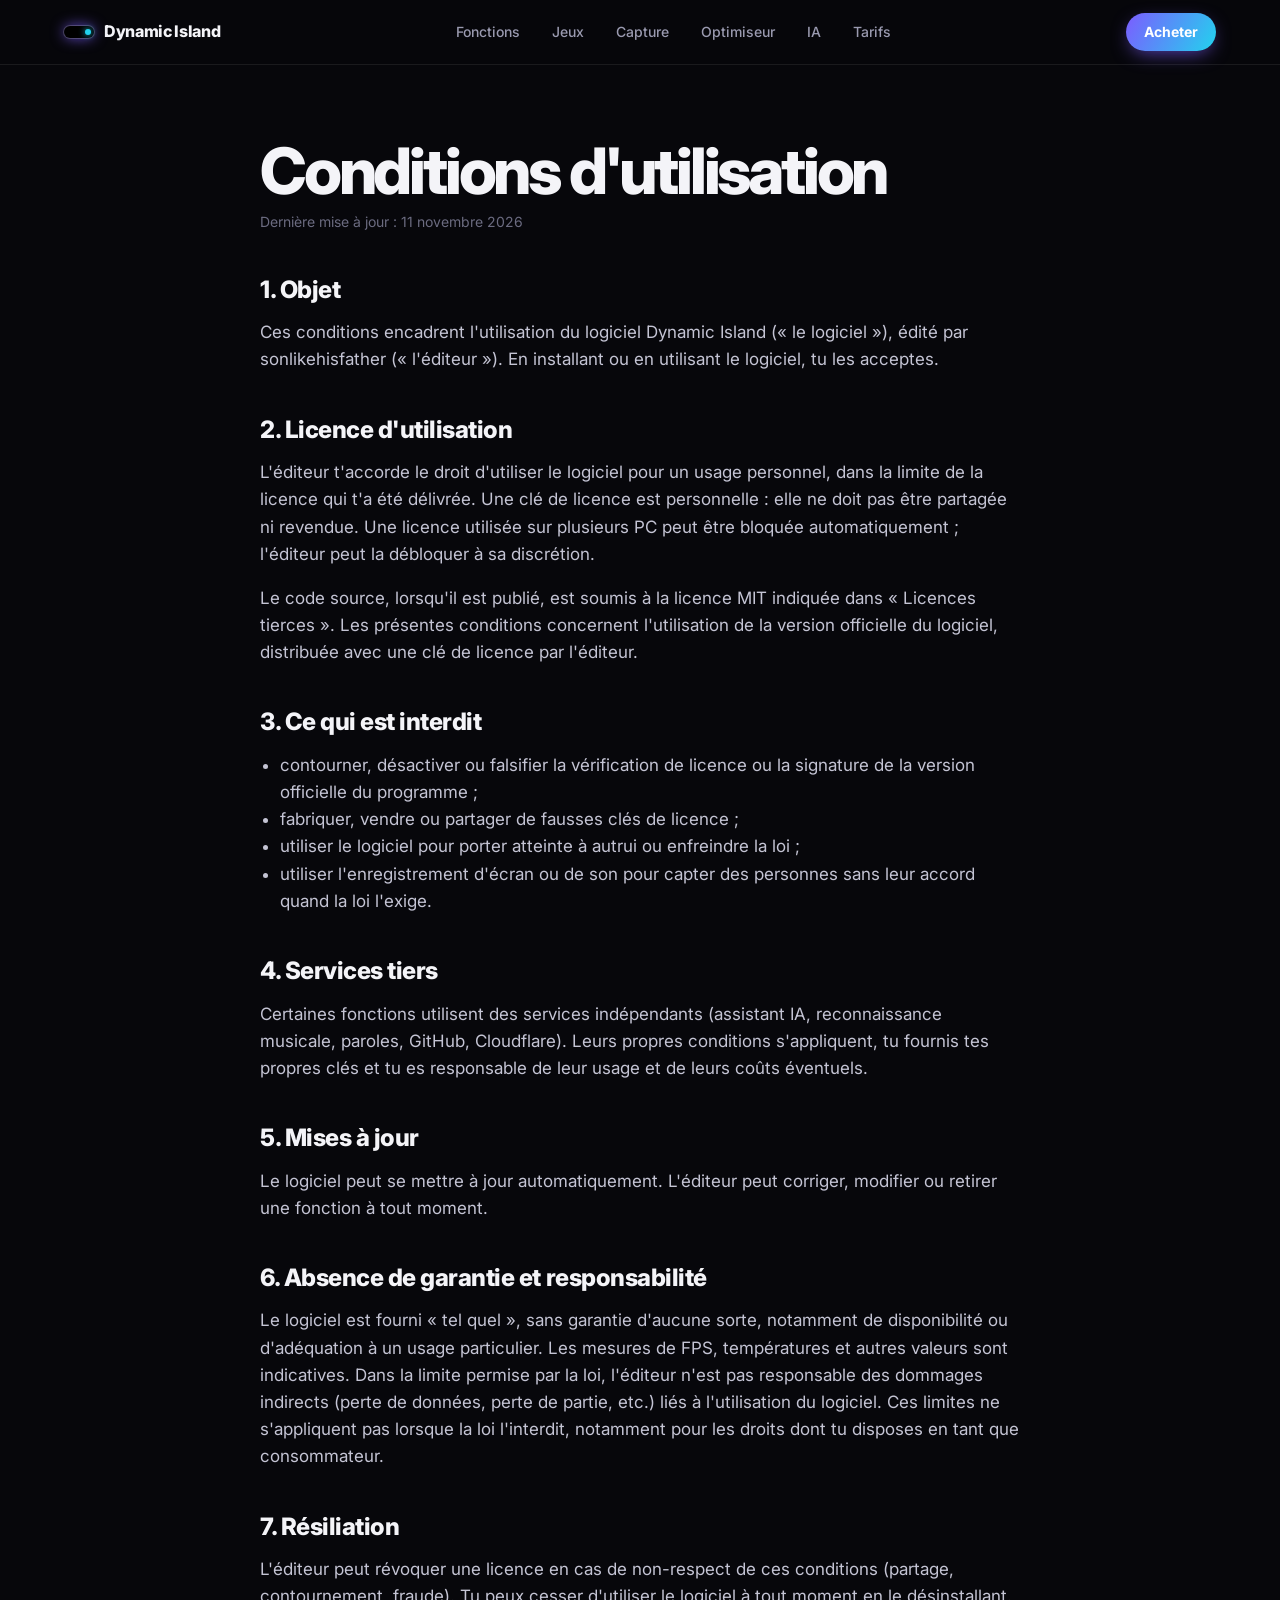
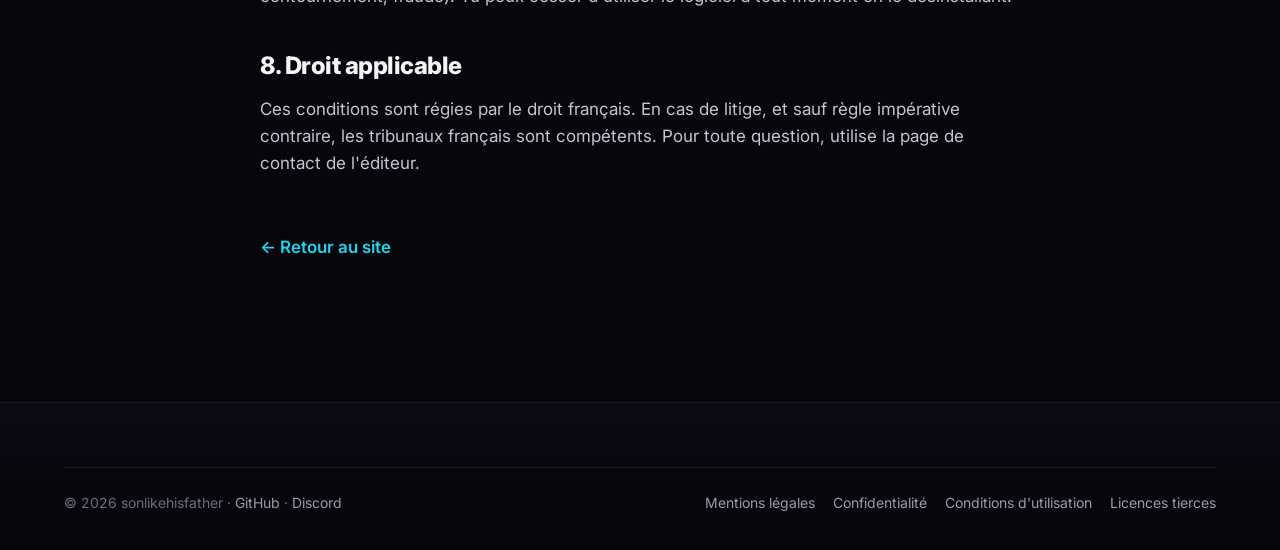
<file: docs/conditions.html>
<!doctype html>
<html lang="fr">
<head>
  <meta charset="utf-8">
  <meta name="viewport" content="width=device-width, initial-scale=1">
  <title>Conditions d'utilisation · Dynamic Island</title>
  <meta name="robots" content="index,follow">
  <meta name="theme-color" content="#07070B">
  <link rel="icon" href="data:image/svg+xml,%3Csvg xmlns='http://www.w3.org/2000/svg' viewBox='0 0 64 64'%3E%3Crect width='64' height='64' rx='16' fill='%2307070B'/%3E%3Crect x='10' y='24' width='44' height='16' rx='8' fill='%23000' stroke='%237C5CFF' stroke-width='2.5'/%3E%3Ccircle cx='45' cy='32' r='3.5' fill='%2322D3EE'/%3E%3C/svg%3E">
  <link rel="preconnect" href="https://fonts.googleapis.com"><link rel="preconnect" href="https://fonts.gstatic.com" crossorigin>
  <link rel="stylesheet" href="https://fonts.googleapis.com/css2?family=Inter:wght@400;500;600;700;800&display=swap">
  <link rel="stylesheet" href="assets/aurora.css?v=2">
  <script>document.documentElement.classList.add('js')</script>
</head>
<body>
<header class="nav scrolled" data-solid="1"><div class="in"><a class="logo" href="index.html"><i></i>Dynamic Island</a><ul id="menu"><li><a href="fonctionnalites.html">Fonctions</a></li><li><a href="jeux.html">Jeux</a></li><li><a href="capture.html">Capture</a></li><li><a href="optimiseur.html">Optimiseur</a></li><li><a href="assistant.html">IA</a></li><li><a href="tarifs.html">Tarifs</a></li></ul><a class="buy" href="tarifs.html">Acheter</a><button class="burger" type="button" aria-label="Menu" aria-controls="menu" aria-expanded="false"><span></span></button></div></header>
<main class="wrap"><article class="doc">
<h1>Conditions d'utilisation</h1>
<div class="date">Dernière mise à jour : 11 novembre 2026</div>
<h2>1. Objet</h2>
<p>Ces conditions encadrent l'utilisation du logiciel Dynamic Island (« le logiciel »), édité par sonlikehisfather (« l'éditeur »). En installant ou en utilisant le logiciel, tu les acceptes.</p>
<h2>2. Licence d'utilisation</h2>
<p>L'éditeur t'accorde le droit d'utiliser le logiciel pour un usage personnel, dans la limite de la licence qui t'a été délivrée. Une clé de licence est personnelle : elle ne doit pas être partagée ni revendue. Une licence utilisée sur plusieurs PC peut être bloquée automatiquement ; l'éditeur peut la débloquer à sa discrétion.</p>
<p>Le code source, lorsqu'il est publié, est soumis à la licence MIT indiquée dans « Licences tierces ». Les présentes conditions concernent l'utilisation de la version officielle du logiciel, distribuée avec une clé de licence par l'éditeur.</p>
<h2>3. Ce qui est interdit</h2>
<ul>
<li>contourner, désactiver ou falsifier la vérification de licence ou la signature de la version officielle du programme ;</li>
<li>fabriquer, vendre ou partager de fausses clés de licence ;</li>
<li>utiliser le logiciel pour porter atteinte à autrui ou enfreindre la loi ;</li>
<li>utiliser l'enregistrement d'écran ou de son pour capter des personnes sans leur accord quand la loi l'exige.</li>
</ul>
<h2>4. Services tiers</h2>
<p>Certaines fonctions utilisent des services indépendants (assistant IA, reconnaissance musicale, paroles, GitHub, Cloudflare). Leurs propres conditions s'appliquent, tu fournis tes propres clés et tu es responsable de leur usage et de leurs coûts éventuels.</p>
<h2>5. Mises à jour</h2>
<p>Le logiciel peut se mettre à jour automatiquement. L'éditeur peut corriger, modifier ou retirer une fonction à tout moment.</p>
<h2>6. Absence de garantie et responsabilité</h2>
<p>Le logiciel est fourni « tel quel », sans garantie d'aucune sorte, notamment de disponibilité ou d'adéquation à un usage particulier. Les mesures de FPS, températures et autres valeurs sont indicatives. Dans la limite permise par la loi, l'éditeur n'est pas responsable des dommages indirects (perte de données, perte de partie, etc.) liés à l'utilisation du logiciel. Ces limites ne s'appliquent pas lorsque la loi l'interdit, notamment pour les droits dont tu disposes en tant que consommateur.</p>
<h2>7. Résiliation</h2>
<p>L'éditeur peut révoquer une licence en cas de non-respect de ces conditions (partage, contournement, fraude). Tu peux cesser d'utiliser le logiciel à tout moment en le désinstallant.</p>
<h2>8. Droit applicable</h2>
<p>Ces conditions sont régies par le droit français. En cas de litige, et sauf règle impérative contraire, les tribunaux français sont compétents. Pour toute question, utilise la page de contact de l'éditeur.</p>
<a class="back" href="index.html">&larr; Retour au site</a>
</article></main>
<footer><div class="wrap"><div class="foot">
  <div>&copy; 2026 sonlikehisfather &middot; <a href="https://github.com/sonlikehisfather">GitHub</a> &middot; <a href="https://discord.com/users/1456994725566353485">Discord</a></div>
  <ul>
    <li><a href="mentions-legales.html">Mentions légales</a></li>
    <li><a href="confidentialite.html">Confidentialité</a></li>
    <li><a href="conditions.html">Conditions d'utilisation</a></li>
    <li><a href="licences-tierces.html">Licences tierces</a></li>
  </ul>
</div></div></footer>
<script src="assets/aurora.js?v=1" defer></script>
</body>
</html>
</file>
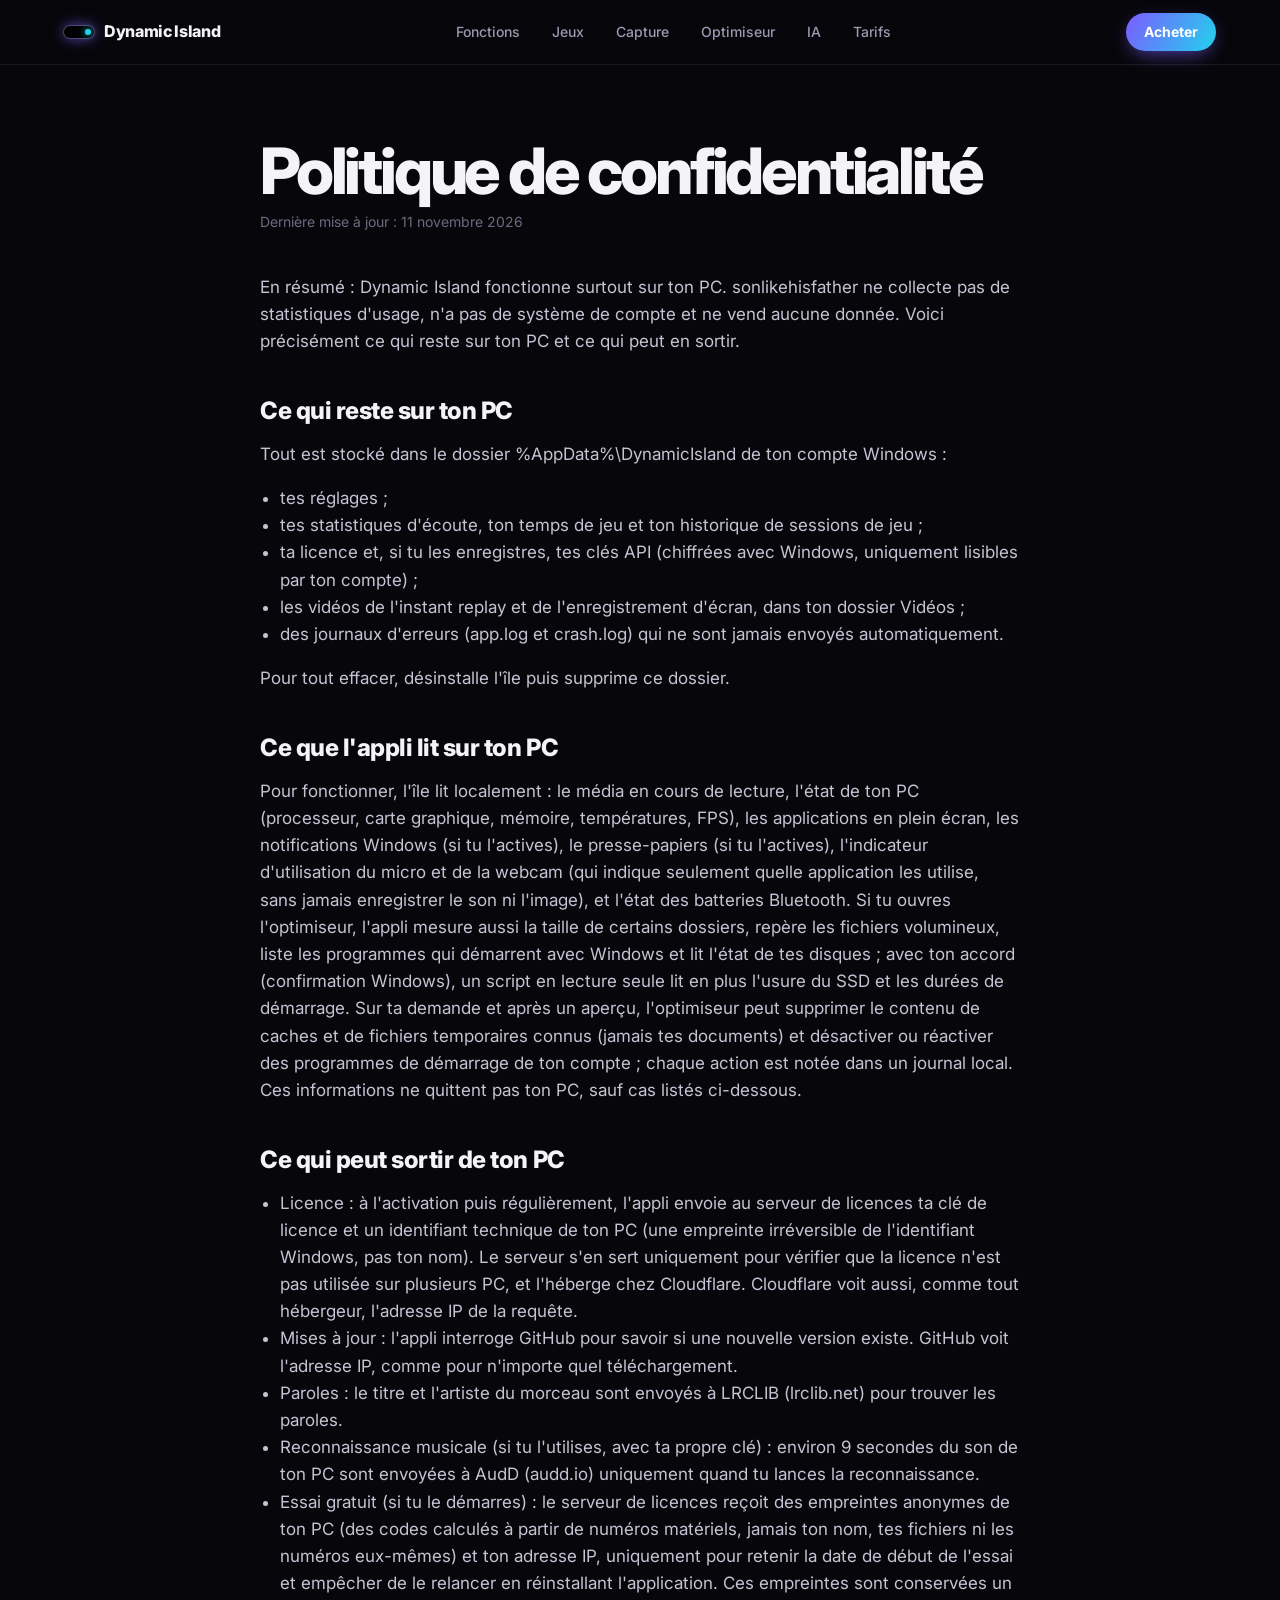
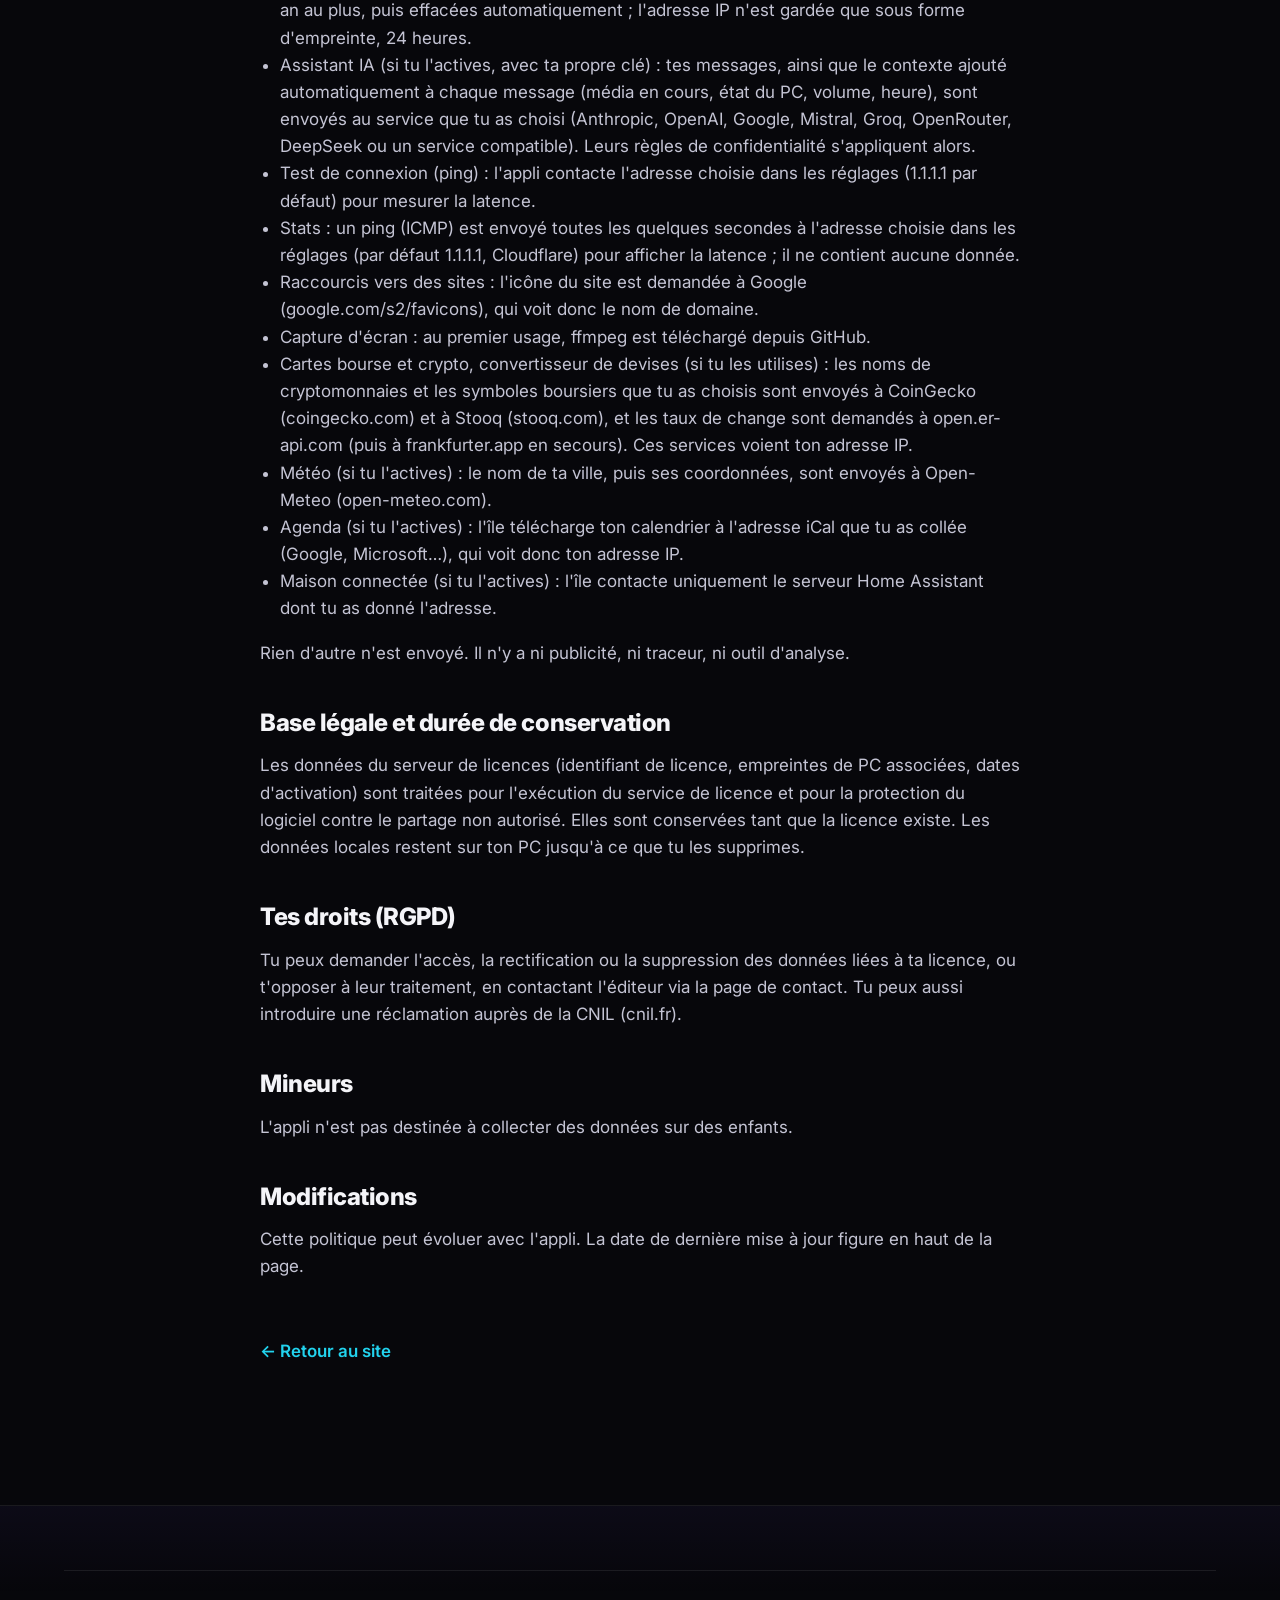
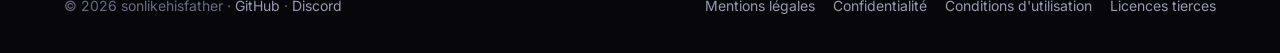
<file: docs/confidentialite.html>
<!doctype html>
<html lang="fr">
<head>
  <meta charset="utf-8">
  <meta name="viewport" content="width=device-width, initial-scale=1">
  <title>Politique de confidentialité · Dynamic Island</title>
  <meta name="robots" content="index,follow">
  <meta name="theme-color" content="#07070B">
  <link rel="icon" href="data:image/svg+xml,%3Csvg xmlns='http://www.w3.org/2000/svg' viewBox='0 0 64 64'%3E%3Crect width='64' height='64' rx='16' fill='%2307070B'/%3E%3Crect x='10' y='24' width='44' height='16' rx='8' fill='%23000' stroke='%237C5CFF' stroke-width='2.5'/%3E%3Ccircle cx='45' cy='32' r='3.5' fill='%2322D3EE'/%3E%3C/svg%3E">
  <link rel="preconnect" href="https://fonts.googleapis.com"><link rel="preconnect" href="https://fonts.gstatic.com" crossorigin>
  <link rel="stylesheet" href="https://fonts.googleapis.com/css2?family=Inter:wght@400;500;600;700;800&display=swap">
  <link rel="stylesheet" href="assets/aurora.css?v=2">
  <script>document.documentElement.classList.add('js')</script>
</head>
<body>
<header class="nav scrolled" data-solid="1"><div class="in"><a class="logo" href="index.html"><i></i>Dynamic Island</a><ul id="menu"><li><a href="fonctionnalites.html">Fonctions</a></li><li><a href="jeux.html">Jeux</a></li><li><a href="capture.html">Capture</a></li><li><a href="optimiseur.html">Optimiseur</a></li><li><a href="assistant.html">IA</a></li><li><a href="tarifs.html">Tarifs</a></li></ul><a class="buy" href="tarifs.html">Acheter</a><button class="burger" type="button" aria-label="Menu" aria-controls="menu" aria-expanded="false"><span></span></button></div></header>
<main class="wrap"><article class="doc">
<h1>Politique de confidentialité</h1>
<div class="date">Dernière mise à jour : 11 novembre 2026</div>
<p>En résumé : Dynamic Island fonctionne surtout sur ton PC. sonlikehisfather ne collecte pas de statistiques d'usage, n'a pas de système de compte et ne vend aucune donnée. Voici précisément ce qui reste sur ton PC et ce qui peut en sortir.</p>
<h2>Ce qui reste sur ton PC</h2>
<p>Tout est stocké dans le dossier %AppData%\DynamicIsland de ton compte Windows :</p>
<ul>
<li>tes réglages ;</li>
<li>tes statistiques d'écoute, ton temps de jeu et ton historique de sessions de jeu ;</li>
<li>ta licence et, si tu les enregistres, tes clés API (chiffrées avec Windows, uniquement lisibles par ton compte) ;</li>
<li>les vidéos de l'instant replay et de l'enregistrement d'écran, dans ton dossier Vidéos ;</li>
<li>des journaux d'erreurs (app.log et crash.log) qui ne sont jamais envoyés automatiquement.</li>
</ul>
<p>Pour tout effacer, désinstalle l'île puis supprime ce dossier.</p>
<h2>Ce que l'appli lit sur ton PC</h2>
<p>Pour fonctionner, l'île lit localement : le média en cours de lecture, l'état de ton PC (processeur, carte graphique, mémoire, températures, FPS), les applications en plein écran, les notifications Windows (si tu l'actives), le presse-papiers (si tu l'actives), l'indicateur d'utilisation du micro et de la webcam (qui indique seulement quelle application les utilise, sans jamais enregistrer le son ni l'image), et l'état des batteries Bluetooth. Si tu ouvres l'optimiseur, l'appli mesure aussi la taille de certains dossiers, repère les fichiers volumineux, liste les programmes qui démarrent avec Windows et lit l'état de tes disques ; avec ton accord (confirmation Windows), un script en lecture seule lit en plus l'usure du SSD et les durées de démarrage. Sur ta demande et après un aperçu, l'optimiseur peut supprimer le contenu de caches et de fichiers temporaires connus (jamais tes documents) et désactiver ou réactiver des programmes de démarrage de ton compte ; chaque action est notée dans un journal local. Ces informations ne quittent pas ton PC, sauf cas listés ci-dessous.</p>
<h2>Ce qui peut sortir de ton PC</h2>
<ul>
<li>Licence : à l'activation puis régulièrement, l'appli envoie au serveur de licences ta clé de licence et un identifiant technique de ton PC (une empreinte irréversible de l'identifiant Windows, pas ton nom). Le serveur s'en sert uniquement pour vérifier que la licence n'est pas utilisée sur plusieurs PC, et l'héberge chez Cloudflare. Cloudflare voit aussi, comme tout hébergeur, l'adresse IP de la requête.</li>
<li>Mises à jour : l'appli interroge GitHub pour savoir si une nouvelle version existe. GitHub voit l'adresse IP, comme pour n'importe quel téléchargement.</li>
<li>Paroles : le titre et l'artiste du morceau sont envoyés à LRCLIB (lrclib.net) pour trouver les paroles.</li>
<li>Reconnaissance musicale (si tu l'utilises, avec ta propre clé) : environ 9 secondes du son de ton PC sont envoyées à AudD (audd.io) uniquement quand tu lances la reconnaissance.</li>
<li>Essai gratuit (si tu le démarres) : le serveur de licences reçoit des empreintes anonymes de ton PC (des codes calculés à partir de numéros matériels, jamais ton nom, tes fichiers ni les numéros eux-mêmes) et ton adresse IP, uniquement pour retenir la date de début de l'essai et empêcher de le relancer en réinstallant l'application. Ces empreintes sont conservées un an au plus, puis effacées automatiquement ; l'adresse IP n'est gardée que sous forme d'empreinte, 24 heures.</li>
<li>Assistant IA (si tu l'actives, avec ta propre clé) : tes messages, ainsi que le contexte ajouté automatiquement à chaque message (média en cours, état du PC, volume, heure), sont envoyés au service que tu as choisi (Anthropic, OpenAI, Google, Mistral, Groq, OpenRouter, DeepSeek ou un service compatible). Leurs règles de confidentialité s'appliquent alors.</li>
<li>Test de connexion (ping) : l'appli contacte l'adresse choisie dans les réglages (1.1.1.1 par défaut) pour mesurer la latence.</li>
<li>Stats : un ping (ICMP) est envoyé toutes les quelques secondes à l'adresse choisie dans les réglages (par défaut 1.1.1.1, Cloudflare) pour afficher la latence ; il ne contient aucune donnée.</li>
<li>Raccourcis vers des sites : l'icône du site est demandée à Google (google.com/s2/favicons), qui voit donc le nom de domaine.</li>
<li>Capture d'écran : au premier usage, ffmpeg est téléchargé depuis GitHub.</li>
<li>Cartes bourse et crypto, convertisseur de devises (si tu les utilises) : les noms de cryptomonnaies et les symboles boursiers que tu as choisis sont envoyés à CoinGecko (coingecko.com) et à Stooq (stooq.com), et les taux de change sont demandés à open.er-api.com (puis à frankfurter.app en secours). Ces services voient ton adresse IP.</li>
<li>Météo (si tu l'actives) : le nom de ta ville, puis ses coordonnées, sont envoyés à Open-Meteo (open-meteo.com).</li>
<li>Agenda (si tu l'actives) : l'île télécharge ton calendrier à l'adresse iCal que tu as collée (Google, Microsoft…), qui voit donc ton adresse IP.</li>
<li>Maison connectée (si tu l'actives) : l'île contacte uniquement le serveur Home Assistant dont tu as donné l'adresse.</li>
</ul>
<p>Rien d'autre n'est envoyé. Il n'y a ni publicité, ni traceur, ni outil d'analyse.</p>
<h2>Base légale et durée de conservation</h2>
<p>Les données du serveur de licences (identifiant de licence, empreintes de PC associées, dates d'activation) sont traitées pour l'exécution du service de licence et pour la protection du logiciel contre le partage non autorisé. Elles sont conservées tant que la licence existe. Les données locales restent sur ton PC jusqu'à ce que tu les supprimes.</p>
<h2>Tes droits (RGPD)</h2>
<p>Tu peux demander l'accès, la rectification ou la suppression des données liées à ta licence, ou t'opposer à leur traitement, en contactant l'éditeur via la page de contact. Tu peux aussi introduire une réclamation auprès de la CNIL (cnil.fr).</p>
<h2>Mineurs</h2>
<p>L'appli n'est pas destinée à collecter des données sur des enfants.</p>
<h2>Modifications</h2>
<p>Cette politique peut évoluer avec l'appli. La date de dernière mise à jour figure en haut de la page.</p>
<a class="back" href="index.html">&larr; Retour au site</a>
</article></main>
<footer><div class="wrap"><div class="foot">
  <div>&copy; 2026 sonlikehisfather &middot; <a href="https://github.com/sonlikehisfather">GitHub</a> &middot; <a href="https://discord.com/users/1456994725566353485">Discord</a></div>
  <ul>
    <li><a href="mentions-legales.html">Mentions légales</a></li>
    <li><a href="confidentialite.html">Confidentialité</a></li>
    <li><a href="conditions.html">Conditions d'utilisation</a></li>
    <li><a href="licences-tierces.html">Licences tierces</a></li>
  </ul>
</div></div></footer>
<script src="assets/aurora.js?v=1" defer></script>
</body>
</html>
</file>
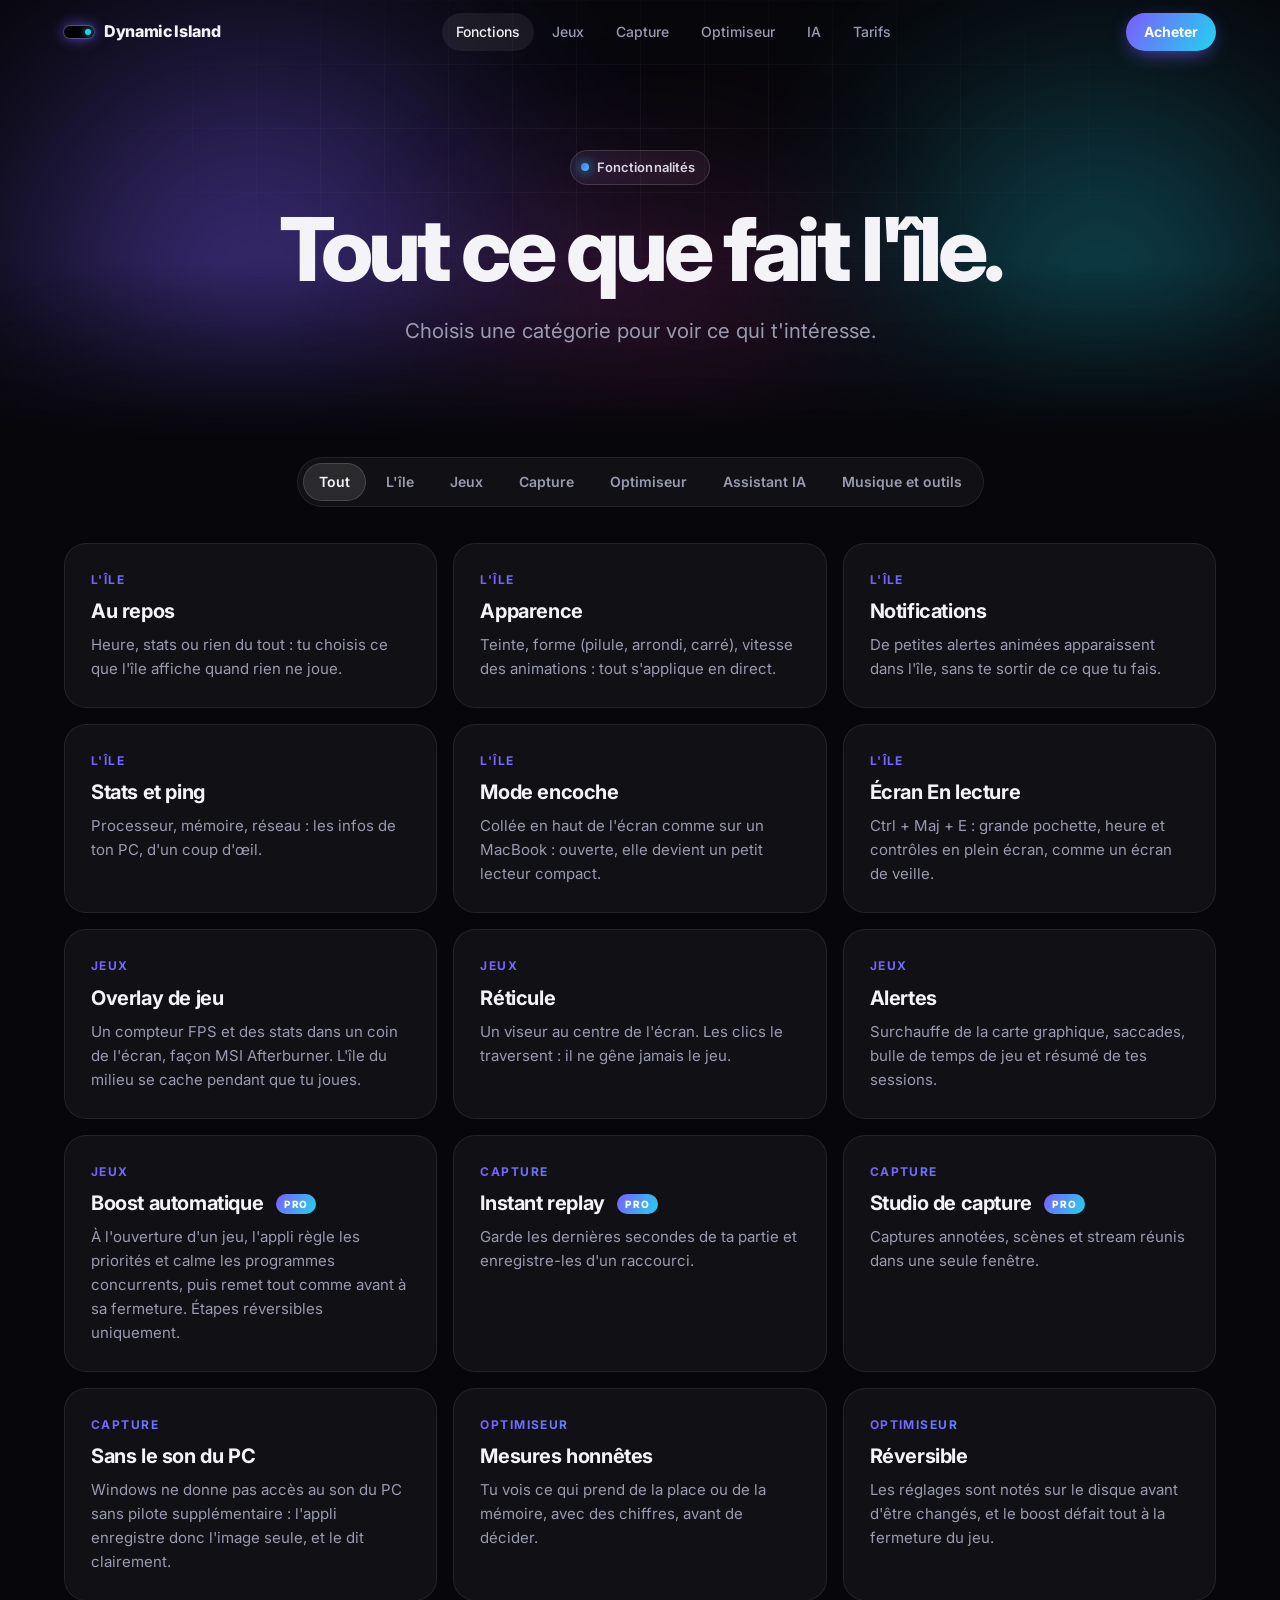
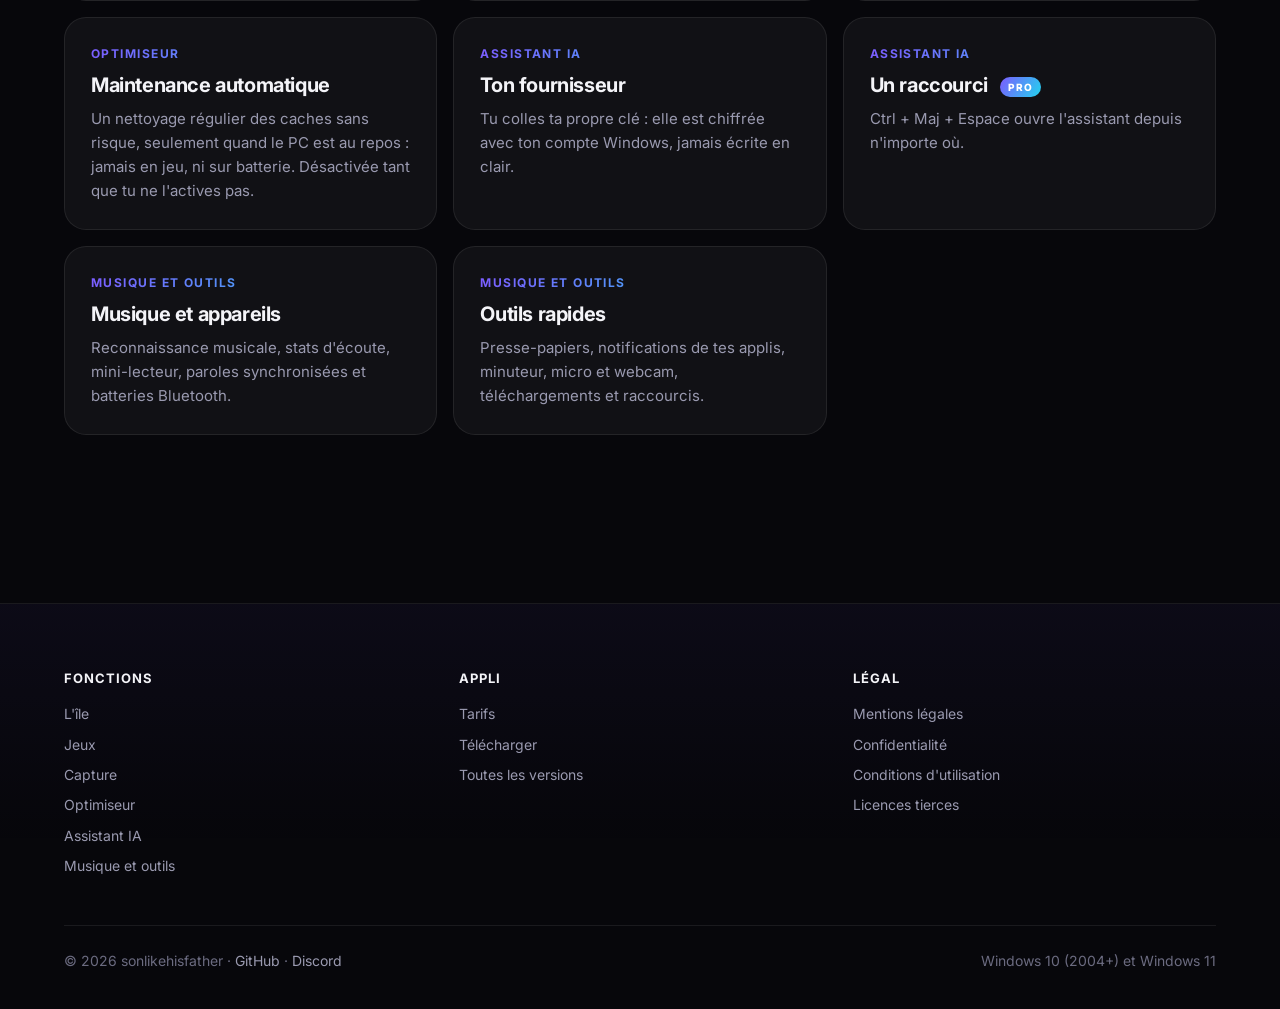
<file: docs/fonctionnalites.html>
<!doctype html>
<html lang="fr">
<head>
  <meta charset="utf-8">
  <meta name="viewport" content="width=device-width, initial-scale=1">
  <title>Fonctionnalités · Dynamic Island</title>
  <meta name="description" content="Toutes les fonctions de Dynamic Island, par catégorie.">
  <meta name="theme-color" content="#07070B">
  <link rel="icon" href="data:image/svg+xml,%3Csvg xmlns='http://www.w3.org/2000/svg' viewBox='0 0 64 64'%3E%3Crect width='64' height='64' rx='16' fill='%2307070B'/%3E%3Crect x='10' y='24' width='44' height='16' rx='8' fill='%23000' stroke='%237C5CFF' stroke-width='2.5'/%3E%3Ccircle cx='45' cy='32' r='3.5' fill='%2322D3EE'/%3E%3C/svg%3E">
  <link rel="preconnect" href="https://fonts.googleapis.com"><link rel="preconnect" href="https://fonts.gstatic.com" crossorigin>
  <link rel="stylesheet" href="https://fonts.googleapis.com/css2?family=Inter:wght@400;500;600;700;800&display=swap">
  <link rel="stylesheet" href="assets/aurora.css?v=2">
  <script>document.documentElement.classList.add('js')</script>
</head>
<body>
<header class="nav"><div class="in"><a class="logo" href="index.html"><i></i>Dynamic Island</a><ul id="menu"><li><a href="fonctionnalites.html" class=on>Fonctions</a></li><li><a href="jeux.html">Jeux</a></li><li><a href="capture.html">Capture</a></li><li><a href="optimiseur.html">Optimiseur</a></li><li><a href="assistant.html">IA</a></li><li><a href="tarifs.html">Tarifs</a></li></ul><a class="buy" href="tarifs.html">Acheter</a><button class="burger" type="button" aria-label="Menu" aria-controls="menu" aria-expanded="false"><span></span></button></div></header>
<main>
<section class="phero"><div class="aurora" aria-hidden="true"><i></i><i></i><i></i></div><div class="wrap">
  <p class="eyebrow rv">Fonctionnalités</p><h1 class="rv d1">Tout ce que fait l'île.</h1><p class="lead rv d2">Choisis une catégorie pour voir ce qui t'intéresse.</p></div></section>
<section style="padding-top:20px"><div class="wrap">
  <div class="tabs" id="filt"><button class="on" data-f="all">Tout</button><button data-f="ile">L'île</button><button data-f="jeux">Jeux</button><button data-f="capture">Capture</button><button data-f="optimiseur">Optimiseur</button><button data-f="assistant">Assistant IA</button><button data-f="musique">Musique et outils</button></div>
  <div class="fgrid" id="fgrid"><a class="fcard c4" data-c="ile" href="ile.html"><span class="k">L'île</span><h3>Au repos</h3><p>Heure, stats ou rien du tout : tu choisis ce que l'île affiche quand rien ne joue.</p></a>
<a class="fcard c4" data-c="ile" href="ile.html"><span class="k">L'île</span><h3>Apparence</h3><p>Teinte, forme (pilule, arrondi, carré), vitesse des animations : tout s'applique en direct.</p></a>
<a class="fcard c4" data-c="ile" href="ile.html"><span class="k">L'île</span><h3>Notifications</h3><p>De petites alertes animées apparaissent dans l'île, sans te sortir de ce que tu fais.</p></a>
<a class="fcard c4" data-c="ile" href="ile.html"><span class="k">L'île</span><h3>Stats et ping</h3><p>Processeur, mémoire, réseau : les infos de ton PC, d'un coup d'œil.</p></a>
<a class="fcard c4" data-c="ile" href="ile.html"><span class="k">L'île</span><h3>Mode encoche</h3><p>Collée en haut de l'écran comme sur un MacBook : ouverte, elle devient un petit lecteur compact.</p></a>
<a class="fcard c4" data-c="ile" href="ile.html"><span class="k">L'île</span><h3>Écran En lecture</h3><p>Ctrl + Maj + E : grande pochette, heure et contrôles en plein écran, comme un écran de veille.</p></a>
<a class="fcard c3" data-c="jeux" href="jeux.html"><span class="k">Jeux</span><h3>Overlay de jeu</h3><p>Un compteur FPS et des stats dans un coin de l'écran, façon MSI Afterburner. L'île du milieu se cache pendant que tu joues.</p></a>
<a class="fcard c3" data-c="jeux" href="jeux.html"><span class="k">Jeux</span><h3>Réticule</h3><p>Un viseur au centre de l'écran. Les clics le traversent : il ne gêne jamais le jeu.</p></a>
<a class="fcard c3" data-c="jeux" href="jeux.html"><span class="k">Jeux</span><h3>Alertes</h3><p>Surchauffe de la carte graphique, saccades, bulle de temps de jeu et résumé de tes sessions.</p></a>
<a class="fcard c3" data-c="jeux" href="jeux.html"><span class="k">Jeux</span><h3>Boost automatique <b class="lock">PRO</b></h3><p>À l'ouverture d'un jeu, l'appli règle les priorités et calme les programmes concurrents, puis remet tout comme avant à sa fermeture. Étapes réversibles uniquement.</p></a>
<a class="fcard c2" data-c="capture" href="capture.html"><span class="k">Capture</span><h3>Instant replay <b class="lock">PRO</b></h3><p>Garde les dernières secondes de ta partie et enregistre-les d'un raccourci.</p></a>
<a class="fcard c2" data-c="capture" href="capture.html"><span class="k">Capture</span><h3>Studio de capture <b class="lock">PRO</b></h3><p>Captures annotées, scènes et stream réunis dans une seule fenêtre.</p></a>
<a class="fcard c2" data-c="capture" href="capture.html"><span class="k">Capture</span><h3>Sans le son du PC</h3><p>Windows ne donne pas accès au son du PC sans pilote supplémentaire : l'appli enregistre donc l'image seule, et le dit clairement.</p></a>
<a class="fcard c1" data-c="optimiseur" href="optimiseur.html"><span class="k">Optimiseur</span><h3>Mesures honnêtes</h3><p>Tu vois ce qui prend de la place ou de la mémoire, avec des chiffres, avant de décider.</p></a>
<a class="fcard c1" data-c="optimiseur" href="optimiseur.html"><span class="k">Optimiseur</span><h3>Réversible</h3><p>Les réglages sont notés sur le disque avant d'être changés, et le boost défait tout à la fermeture du jeu.</p></a>
<a class="fcard c1" data-c="optimiseur" href="optimiseur.html"><span class="k">Optimiseur</span><h3>Maintenance automatique</h3><p>Un nettoyage régulier des caches sans risque, seulement quand le PC est au repos : jamais en jeu, ni sur batterie. Désactivée tant que tu ne l'actives pas.</p></a>
<a class="fcard c2" data-c="assistant" href="assistant.html"><span class="k">Assistant IA</span><h3>Ton fournisseur</h3><p>Tu colles ta propre clé : elle est chiffrée avec ton compte Windows, jamais écrite en clair.</p></a>
<a class="fcard c2" data-c="assistant" href="assistant.html"><span class="k">Assistant IA</span><h3>Un raccourci <b class="lock">PRO</b></h3><p>Ctrl + Maj + Espace ouvre l'assistant depuis n'importe où.</p></a>
<a class="fcard c4" data-c="musique" href="musique.html"><span class="k">Musique et outils</span><h3>Musique et appareils</h3><p>Reconnaissance musicale, stats d'écoute, mini-lecteur, paroles synchronisées et batteries Bluetooth.</p></a>
<a class="fcard c4" data-c="musique" href="musique.html"><span class="k">Musique et outils</span><h3>Outils rapides</h3><p>Presse-papiers, notifications de tes applis, minuteur, micro et webcam, téléchargements et raccourcis.</p></a>
</div>
</div></section>
</main>
<footer><div class="wrap">
  <div class="cols"><div><b>Fonctions</b><ul><li><a href="ile.html">L'île</a></li><li><a href="jeux.html">Jeux</a></li><li><a href="capture.html">Capture</a></li><li><a href="optimiseur.html">Optimiseur</a></li><li><a href="assistant.html">Assistant IA</a></li><li><a href="musique.html">Musique et outils</a></li></ul></div>
  <div><b>Appli</b><ul><li><a href="tarifs.html">Tarifs</a></li><li><a href="https://github.com/sonlikehisfather/dynamic-island-releases/releases/latest/download/DynamicIsland-win-Setup.exe">Télécharger</a></li><li><a href="https://github.com/sonlikehisfather/dynamic-island-releases/releases">Toutes les versions</a></li></ul></div>
  <div><b>Légal</b><ul><li><a href="mentions-legales.html">Mentions légales</a></li><li><a href="confidentialite.html">Confidentialité</a></li><li><a href="conditions.html">Conditions d'utilisation</a></li><li><a href="licences-tierces.html">Licences tierces</a></li></ul></div></div>
  <div class="foot"><div>© 2026 sonlikehisfather · <a href="https://github.com/sonlikehisfather">GitHub</a> · <a href="https://discord.com/users/1456994725566353485">Discord</a></div><div>Windows 10 (2004+) et Windows 11</div></div>
</div></footer>
<script>
(function(){var b=[].slice.call(document.querySelectorAll('#filt button')),c=[].slice.call(document.querySelectorAll('#fgrid .fcard'));
b.forEach(function(x){x.addEventListener('click',function(){b.forEach(function(y){y.classList.toggle('on',y===x)});c.forEach(function(k){k.hidden=!(x.dataset.f==='all'||k.dataset.c===x.dataset.f)})})})})();
</script><script src="assets/aurora.js?v=1" defer></script>
</body>
</html>
</file>
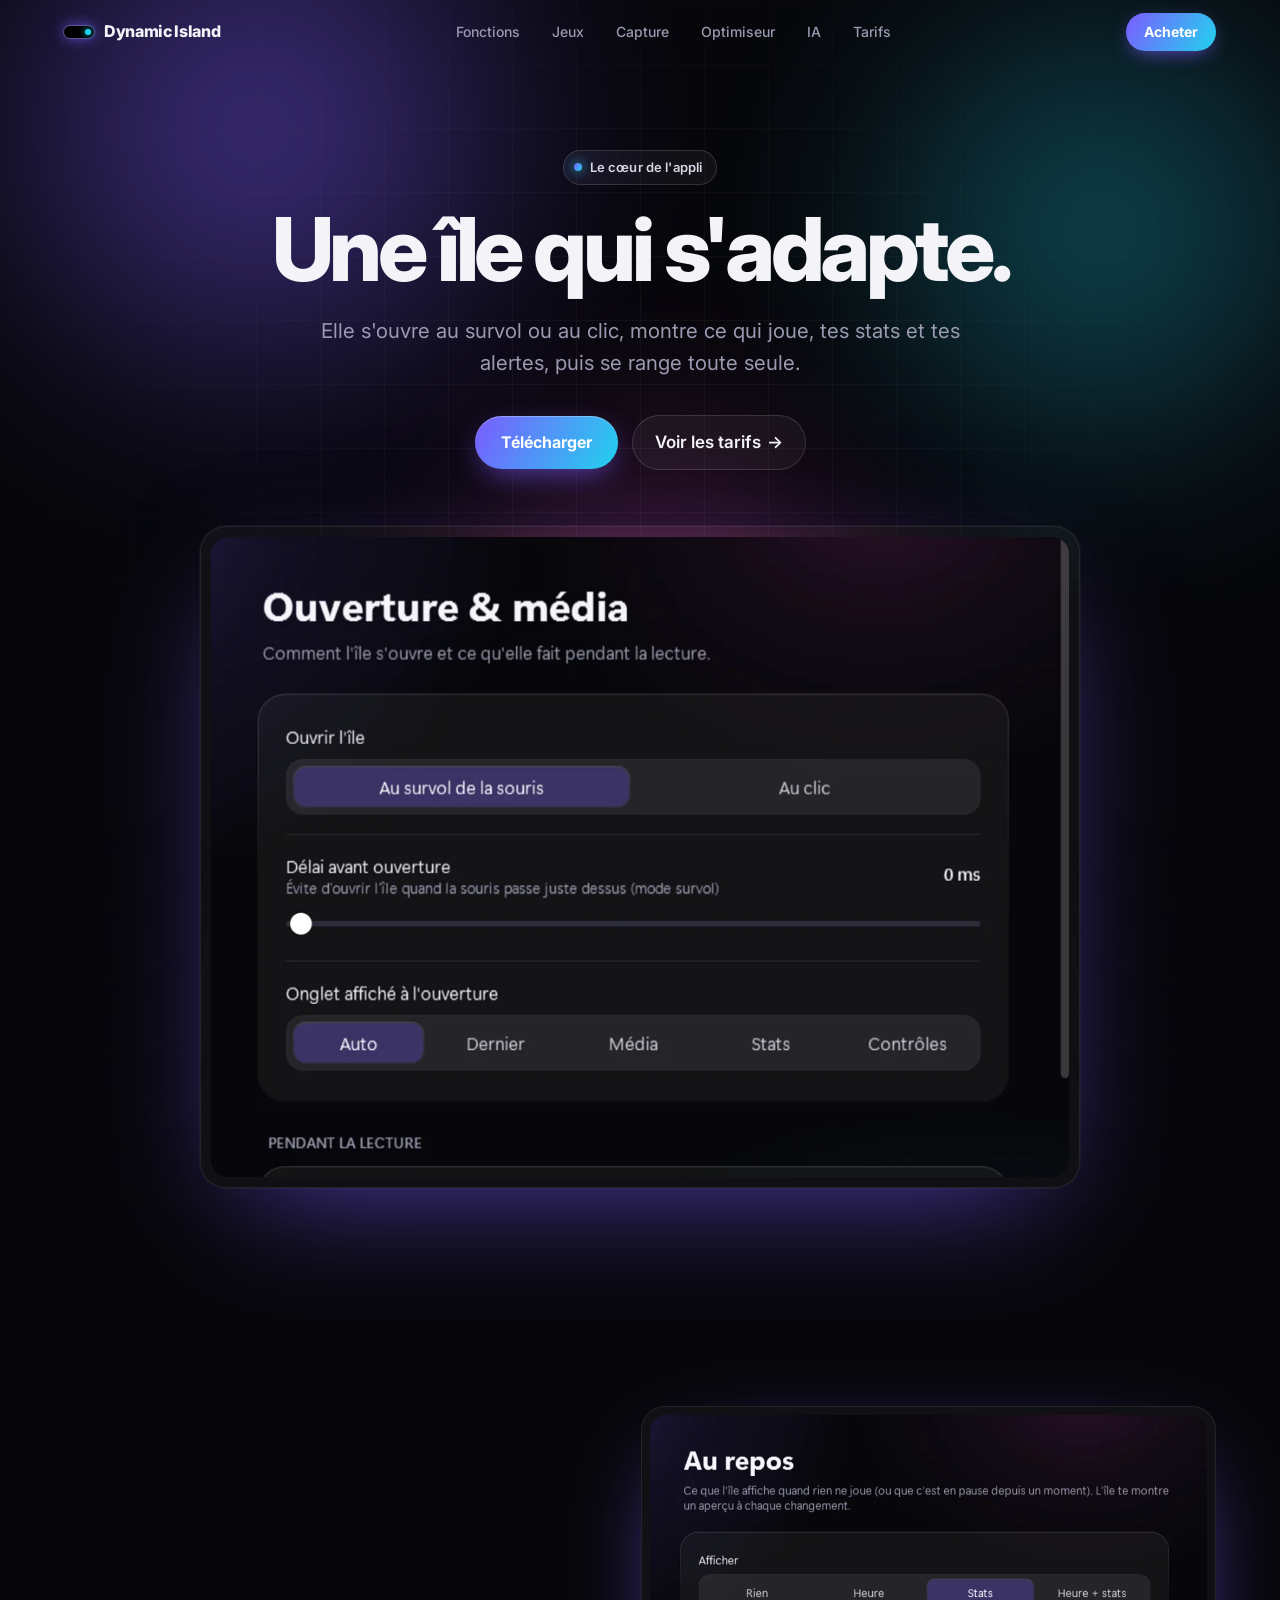
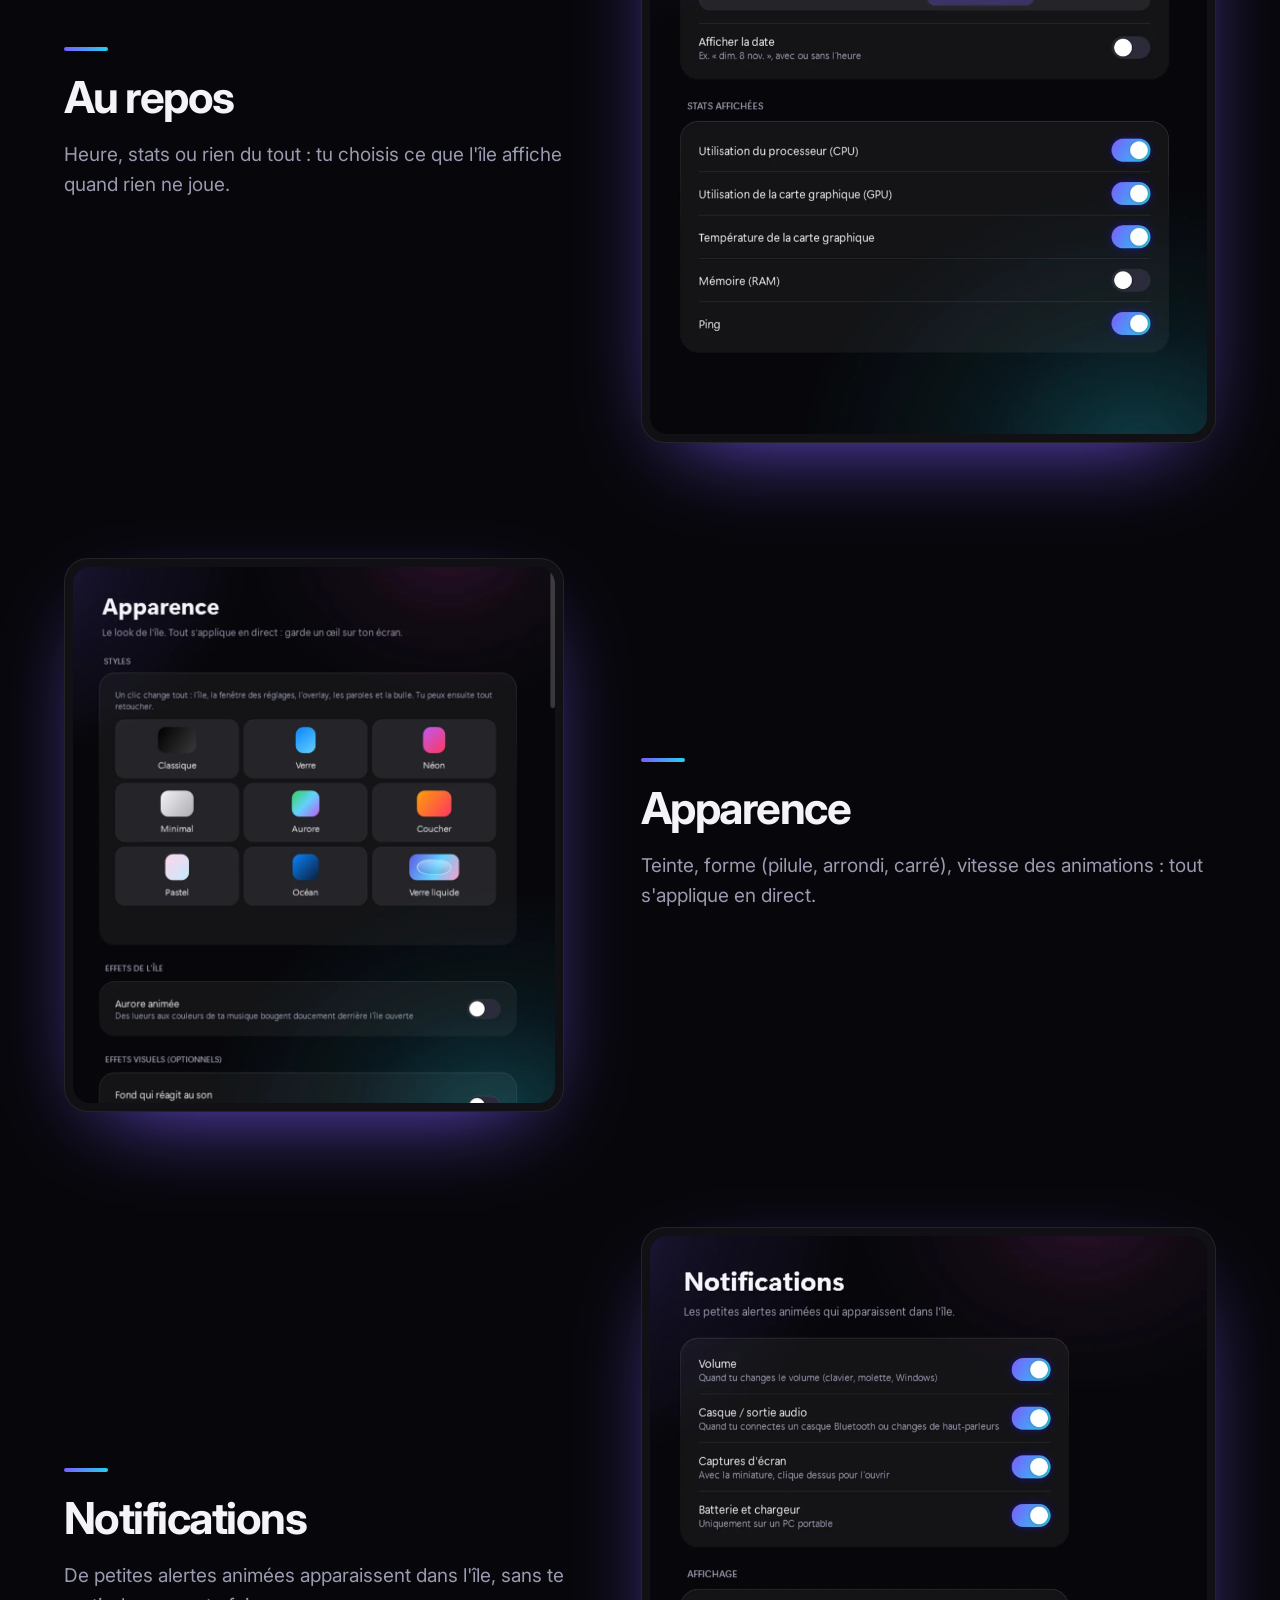
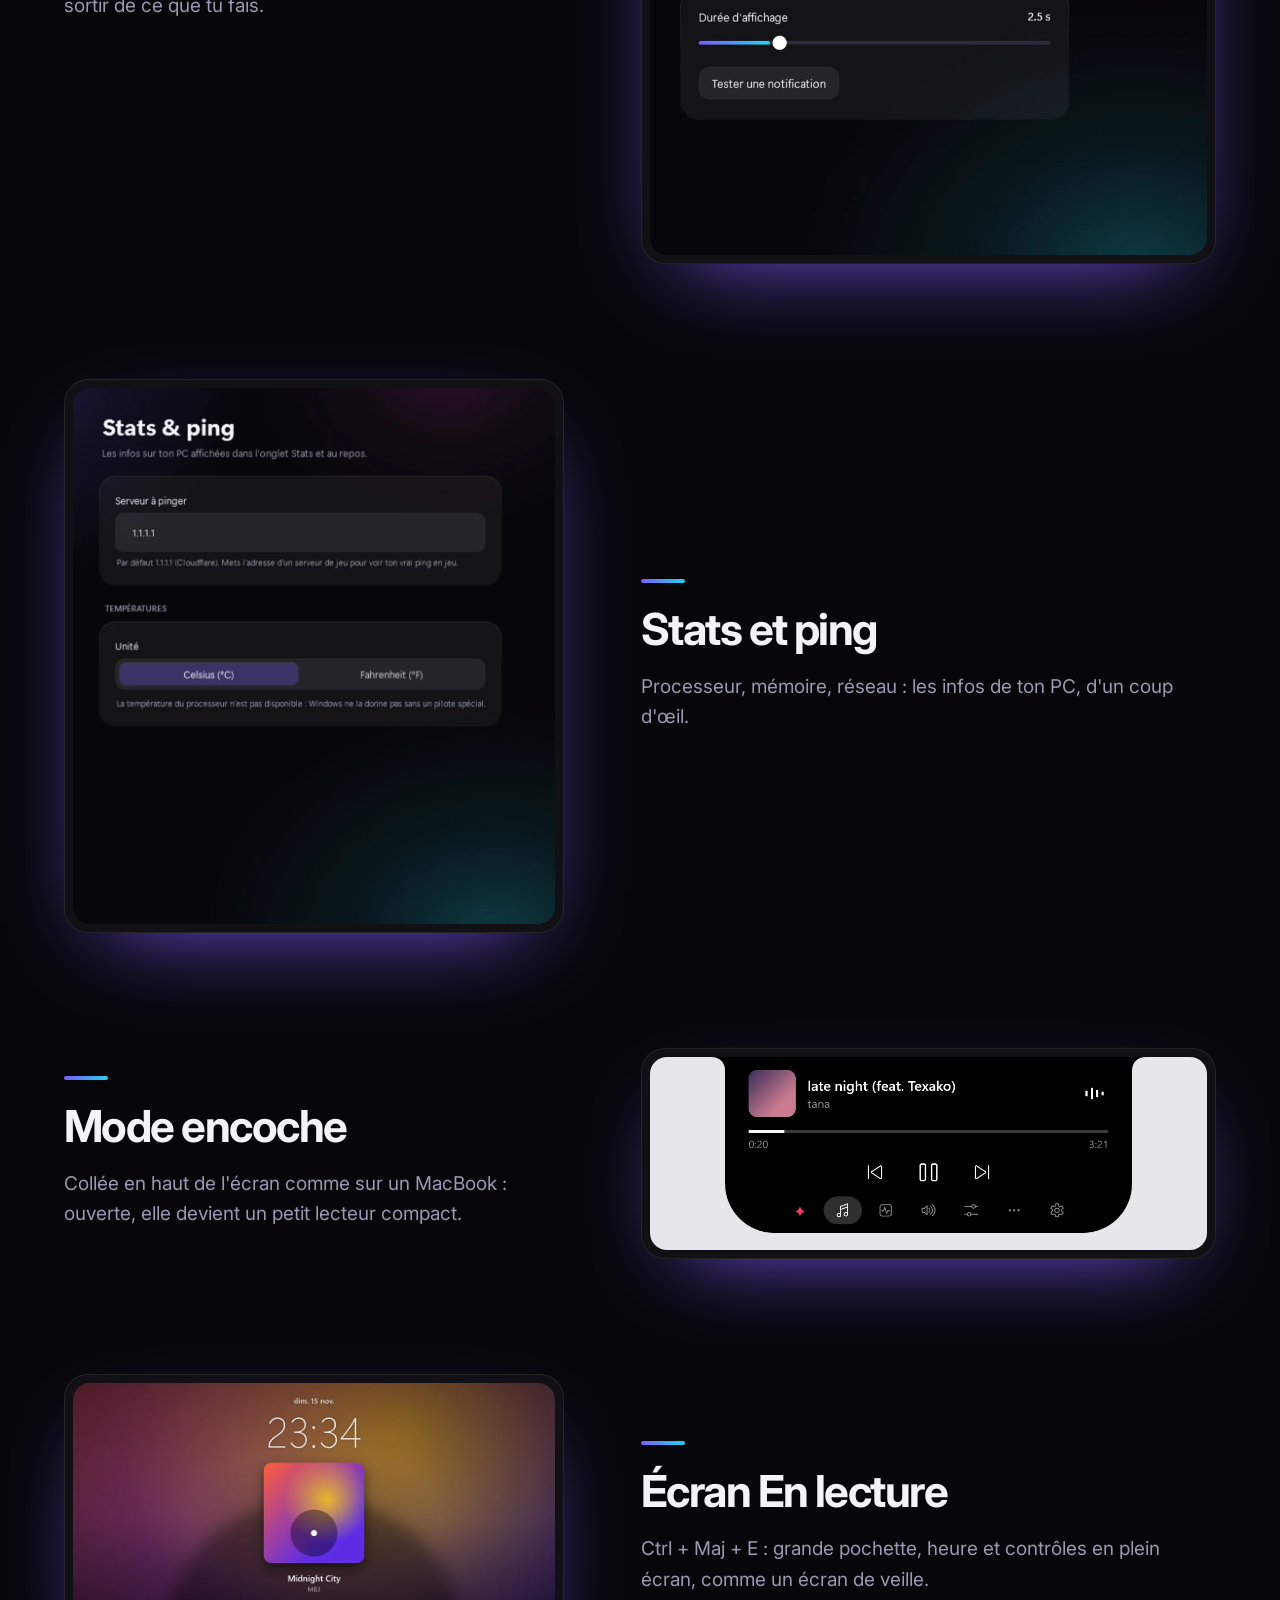
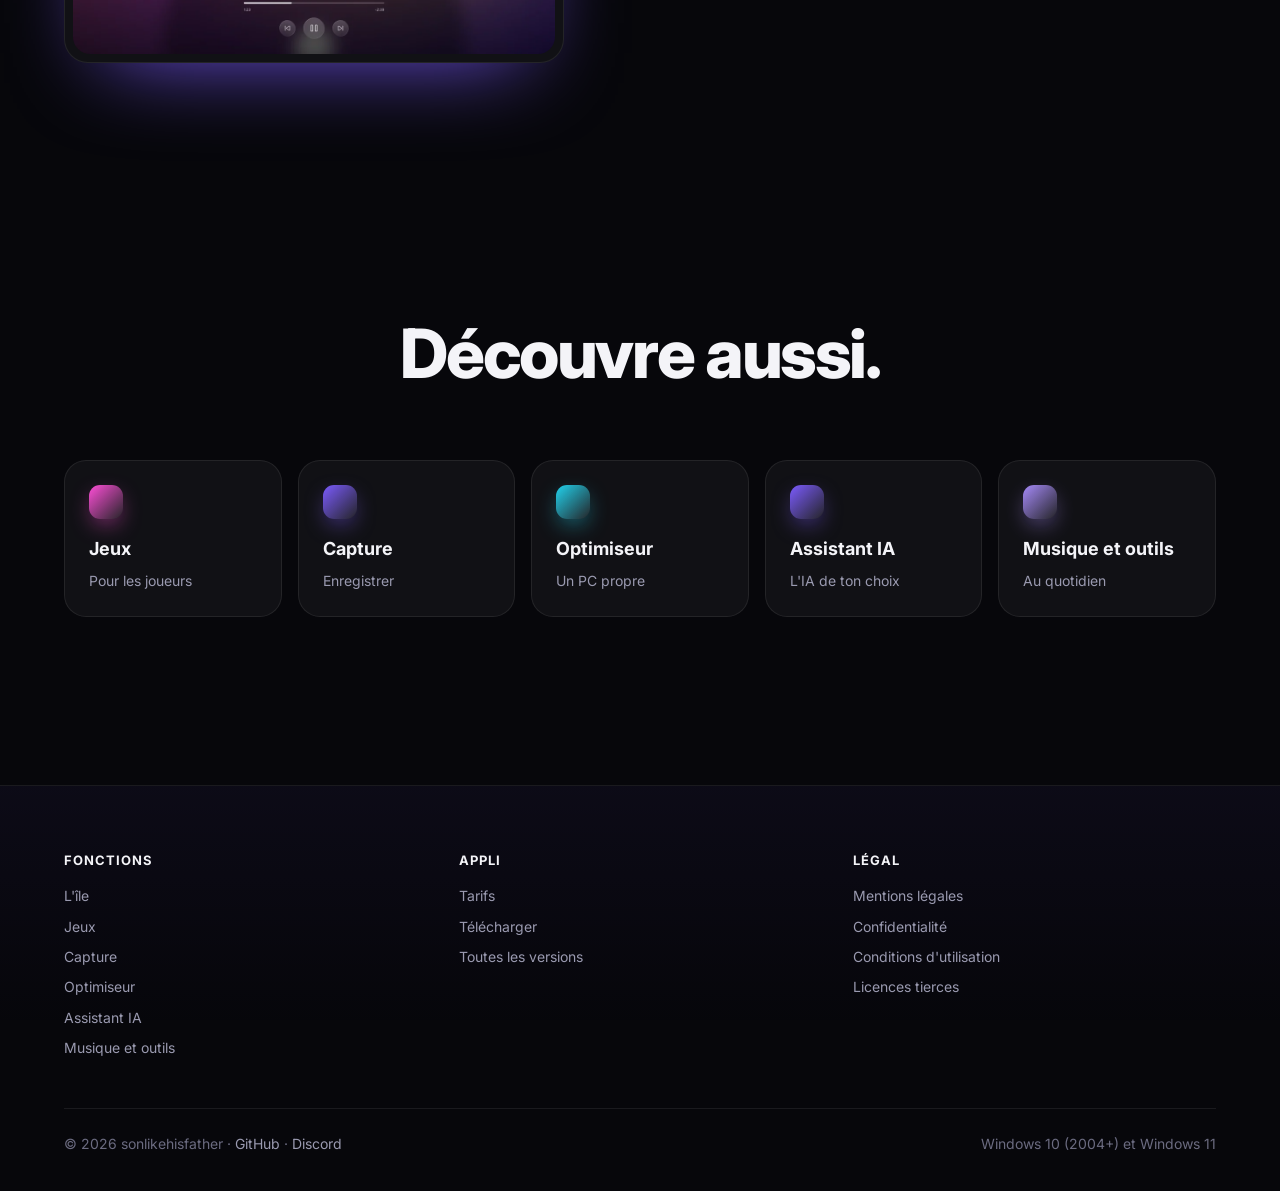
<file: docs/ile.html>
<!doctype html>
<html lang="fr">
<head>
  <meta charset="utf-8">
  <meta name="viewport" content="width=device-width, initial-scale=1">
  <title>L'île · Dynamic Island</title>
  <meta name="description" content="Elle s'ouvre au survol ou au clic, montre ce qui joue, tes stats et tes alertes, puis se range toute seule.">
  <meta name="theme-color" content="#07070B">
  <link rel="icon" href="data:image/svg+xml,%3Csvg xmlns='http://www.w3.org/2000/svg' viewBox='0 0 64 64'%3E%3Crect width='64' height='64' rx='16' fill='%2307070B'/%3E%3Crect x='10' y='24' width='44' height='16' rx='8' fill='%23000' stroke='%237C5CFF' stroke-width='2.5'/%3E%3Ccircle cx='45' cy='32' r='3.5' fill='%2322D3EE'/%3E%3C/svg%3E">
  <link rel="preconnect" href="https://fonts.googleapis.com"><link rel="preconnect" href="https://fonts.gstatic.com" crossorigin>
  <link rel="stylesheet" href="https://fonts.googleapis.com/css2?family=Inter:wght@400;500;600;700;800&display=swap">
  <link rel="stylesheet" href="assets/aurora.css?v=2">
  <script>document.documentElement.classList.add('js')</script>
</head>
<body>
<header class="nav"><div class="in"><a class="logo" href="index.html"><i></i>Dynamic Island</a><ul id="menu"><li><a href="fonctionnalites.html">Fonctions</a></li><li><a href="jeux.html">Jeux</a></li><li><a href="capture.html">Capture</a></li><li><a href="optimiseur.html">Optimiseur</a></li><li><a href="assistant.html">IA</a></li><li><a href="tarifs.html">Tarifs</a></li></ul><a class="buy" href="tarifs.html">Acheter</a><button class="burger" type="button" aria-label="Menu" aria-controls="menu" aria-expanded="false"><span></span></button></div></header>
<main>
<section class="phero c4"><div class="aurora" aria-hidden="true"><i></i><i></i><i></i></div><div class="wrap">
  <p class="eyebrow rv">Le cœur de l'appli</p><h1 class="rv d1">Une île qui s'adapte.</h1><p class="lead rv d2">Elle s'ouvre au survol ou au clic, montre ce qui joue, tes stats et tes alertes, puis se range toute seule.</p>
  <div class="cta rv d2"><a class="btn" href="https://github.com/sonlikehisfather/dynamic-island-releases/releases/latest/download/DynamicIsland-win-Setup.exe">Télécharger</a><a class="more" href="tarifs.html">Voir les tarifs</a></div>
  <div class="shot rv d2"><img src="assets/img/app-ouverture.webp" alt="Réglages d'ouverture de l'île"></div>
</div></section>
<section><div class="wrap pts">
<div class="pt rv"><div class="tx"><h3>Au repos</h3><p>Heure, stats ou rien du tout : tu choisis ce que l'île affiche quand rien ne joue.</p></div><div class=ph><img src="assets/img/app-repos.webp" alt="Au repos" loading="lazy"></div></div>
<div class="pt rv flip"><div class="tx"><h3>Apparence</h3><p>Teinte, forme (pilule, arrondi, carré), vitesse des animations : tout s'applique en direct.</p></div><div class=ph><img src="assets/img/app-apparence.webp" alt="Apparence" loading="lazy"></div></div>
<div class="pt rv"><div class="tx"><h3>Notifications</h3><p>De petites alertes animées apparaissent dans l'île, sans te sortir de ce que tu fais.</p></div><div class=ph><img src="assets/img/app-notifications.webp" alt="Notifications" loading="lazy"></div></div>
<div class="pt rv flip"><div class="tx"><h3>Stats et ping</h3><p>Processeur, mémoire, réseau : les infos de ton PC, d'un coup d'œil.</p></div><div class=ph><img src="assets/img/app-stats.webp" alt="Stats et ping" loading="lazy"></div></div>
<div class="pt rv"><div class="tx"><h3>Mode encoche</h3><p>Collée en haut de l'écran comme sur un MacBook : ouverte, elle devient un petit lecteur compact.</p></div><div class=ph><img src="assets/img/app-encoche.webp" alt="Mode encoche" loading="lazy"></div></div>
<div class="pt rv flip"><div class="tx"><h3>Écran En lecture</h3><p>Ctrl + Maj + E : grande pochette, heure et contrôles en plein écran, comme un écran de veille.</p></div><div class=ph><img src="assets/img/app-en-lecture.webp" alt="Écran En lecture" loading="lazy"></div></div>
</div></section>
<section class="alt"><div class="wrap"><div class="head"><h2 class="rv">Découvre aussi.</h2></div><div class="minis rv"><a class="mini c3" href="jeux.html"><b>Jeux</b><span>Pour les joueurs</span></a><a class="mini c2" href="capture.html"><b>Capture</b><span>Enregistrer</span></a><a class="mini c1" href="optimiseur.html"><b>Optimiseur</b><span>Un PC propre</span></a><a class="mini c2" href="assistant.html"><b>Assistant IA</b><span>L'IA de ton choix</span></a><a class="mini c4" href="musique.html"><b>Musique et outils</b><span>Au quotidien</span></a></div></div></section>
</main>
<footer><div class="wrap">
  <div class="cols"><div><b>Fonctions</b><ul><li><a href="ile.html">L'île</a></li><li><a href="jeux.html">Jeux</a></li><li><a href="capture.html">Capture</a></li><li><a href="optimiseur.html">Optimiseur</a></li><li><a href="assistant.html">Assistant IA</a></li><li><a href="musique.html">Musique et outils</a></li></ul></div>
  <div><b>Appli</b><ul><li><a href="tarifs.html">Tarifs</a></li><li><a href="https://github.com/sonlikehisfather/dynamic-island-releases/releases/latest/download/DynamicIsland-win-Setup.exe">Télécharger</a></li><li><a href="https://github.com/sonlikehisfather/dynamic-island-releases/releases">Toutes les versions</a></li></ul></div>
  <div><b>Légal</b><ul><li><a href="mentions-legales.html">Mentions légales</a></li><li><a href="confidentialite.html">Confidentialité</a></li><li><a href="conditions.html">Conditions d'utilisation</a></li><li><a href="licences-tierces.html">Licences tierces</a></li></ul></div></div>
  <div class="foot"><div>© 2026 sonlikehisfather · <a href="https://github.com/sonlikehisfather">GitHub</a> · <a href="https://discord.com/users/1456994725566353485">Discord</a></div><div>Windows 10 (2004+) et Windows 11</div></div>
</div></footer>
<script src="assets/aurora.js?v=1" defer></script>
</body>
</html>
</file>
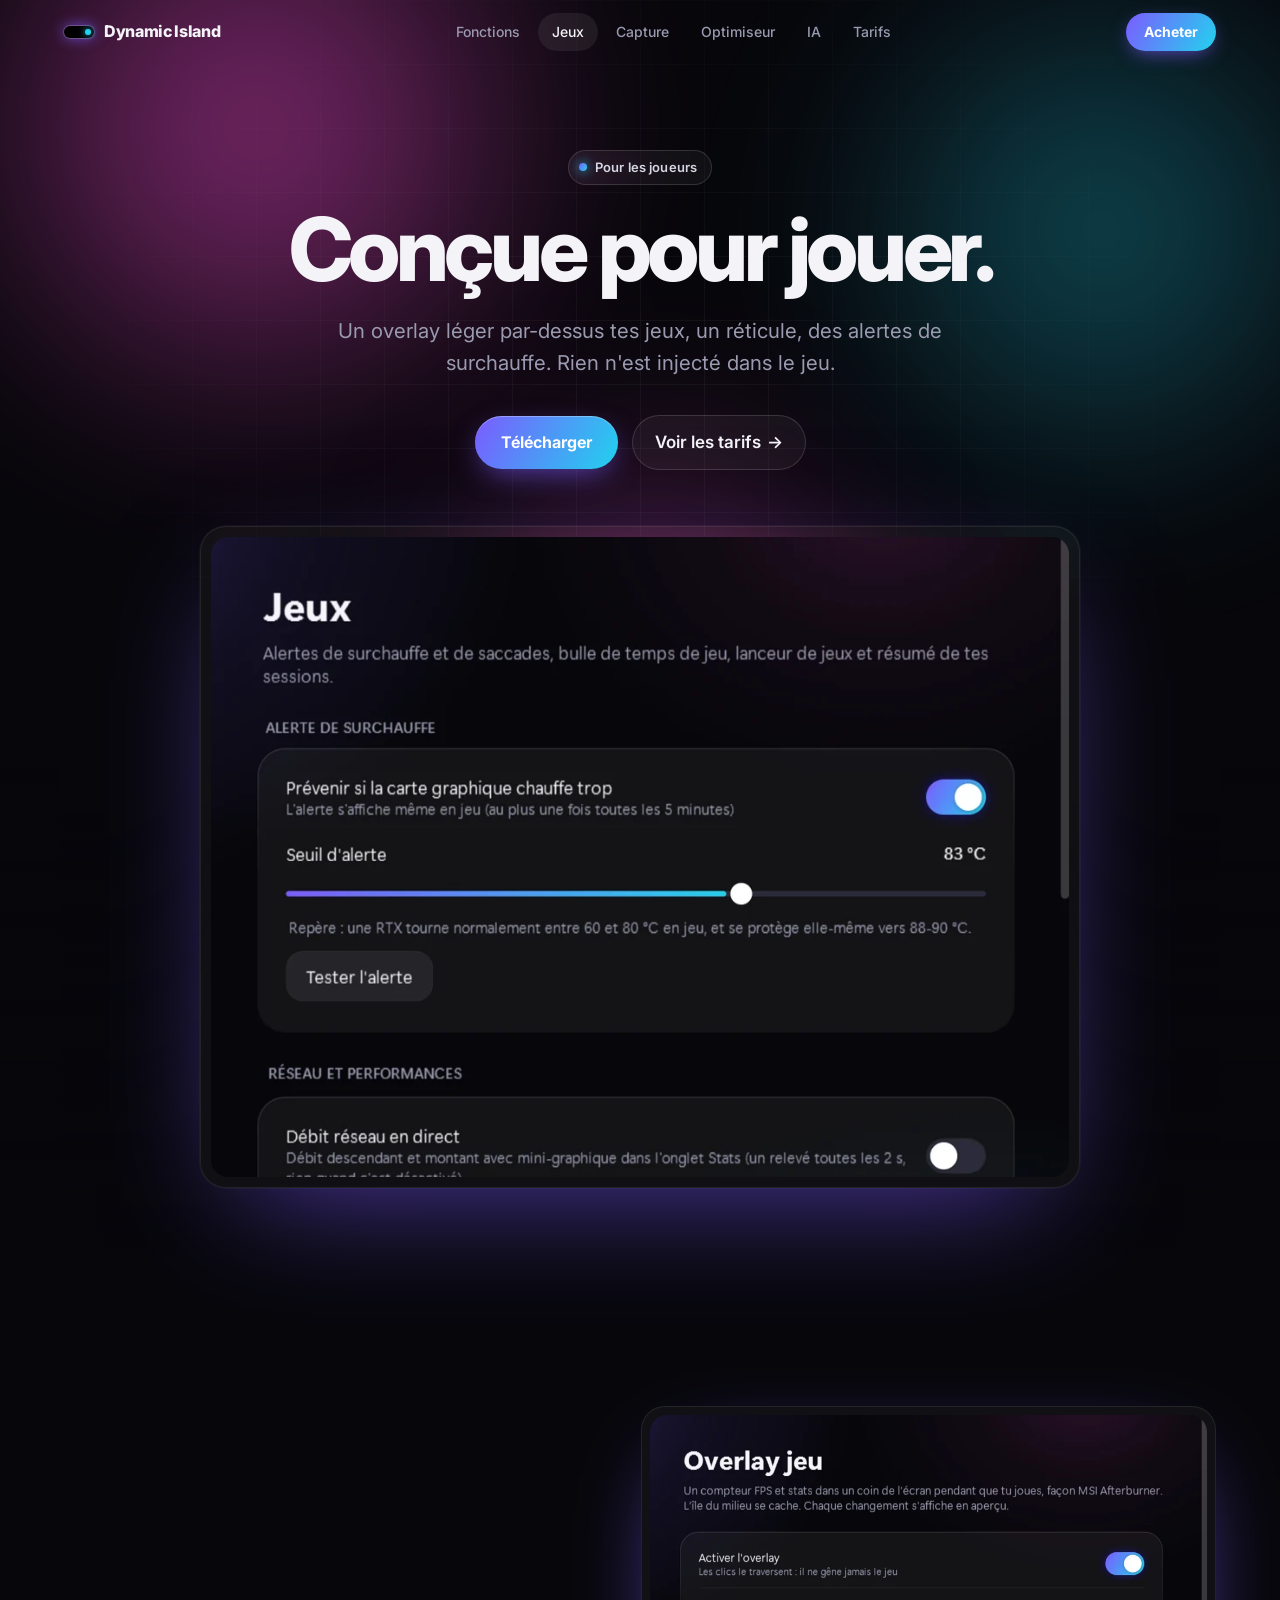
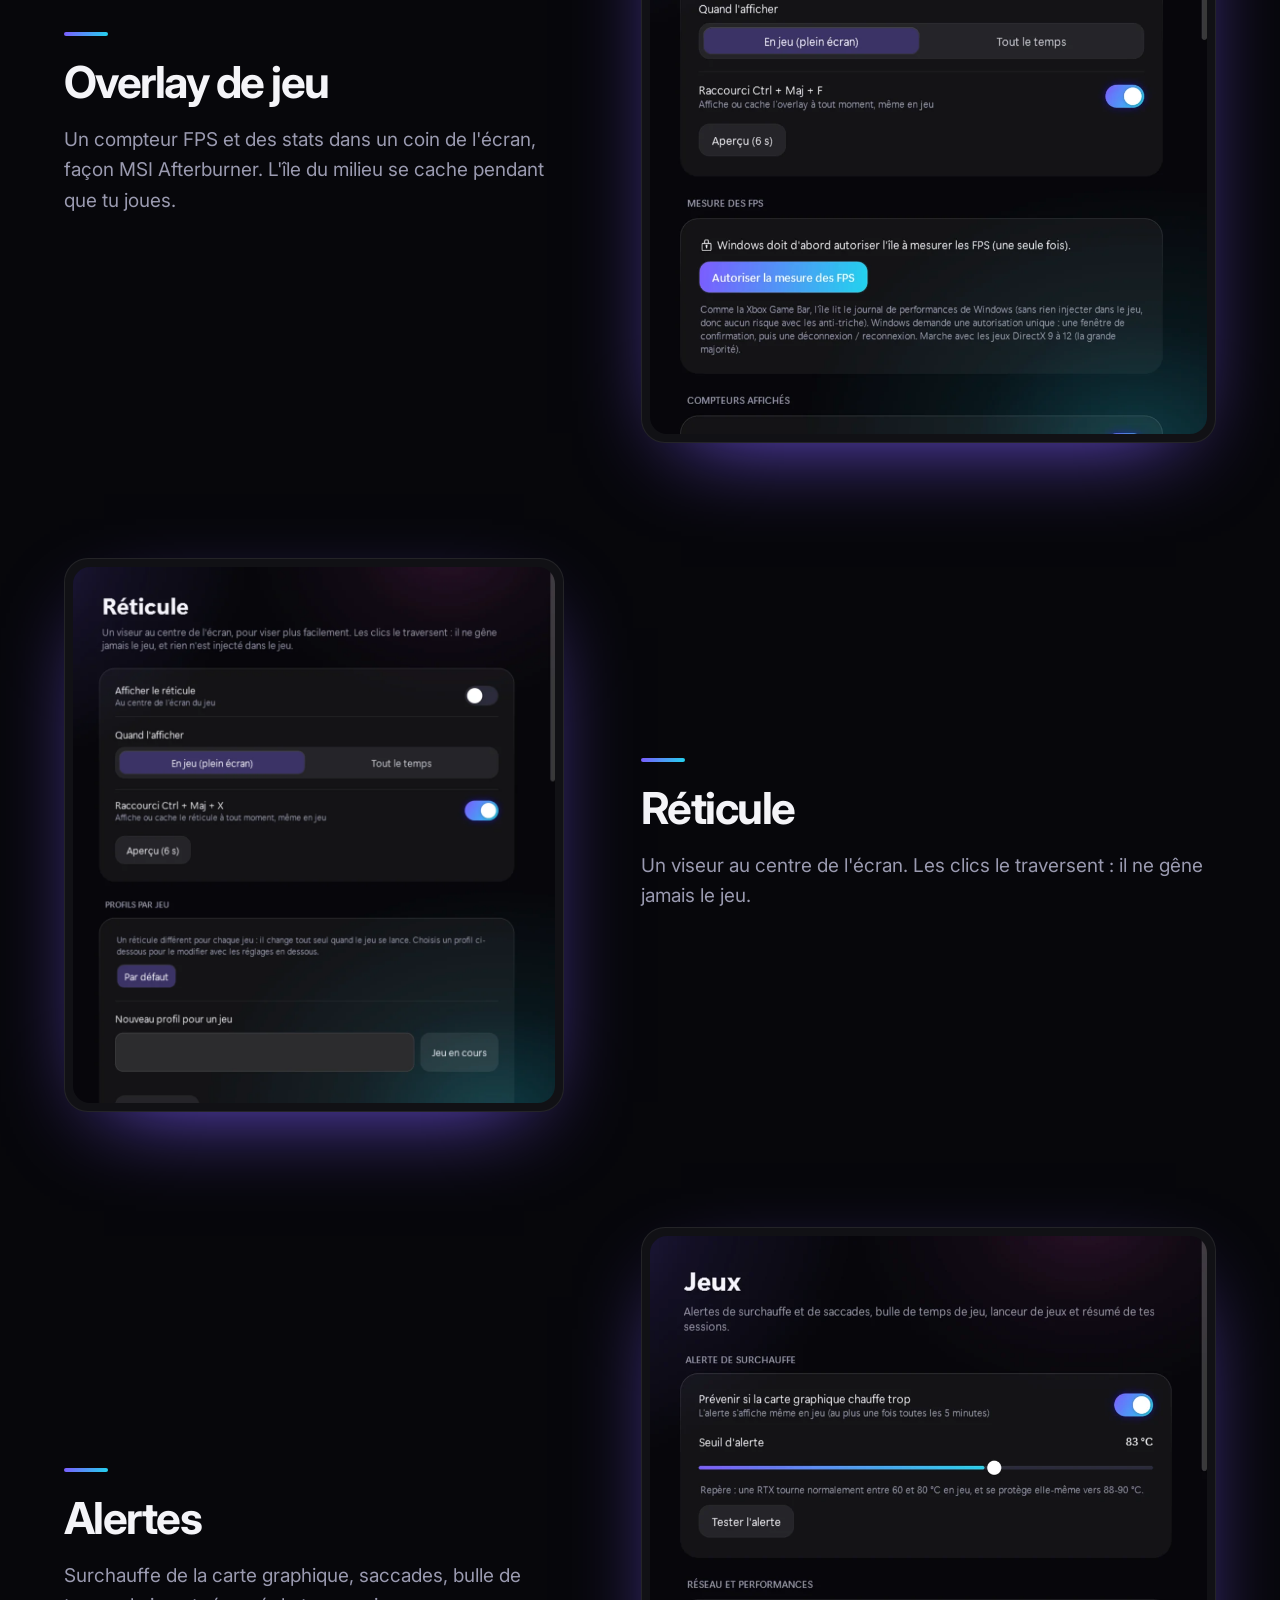
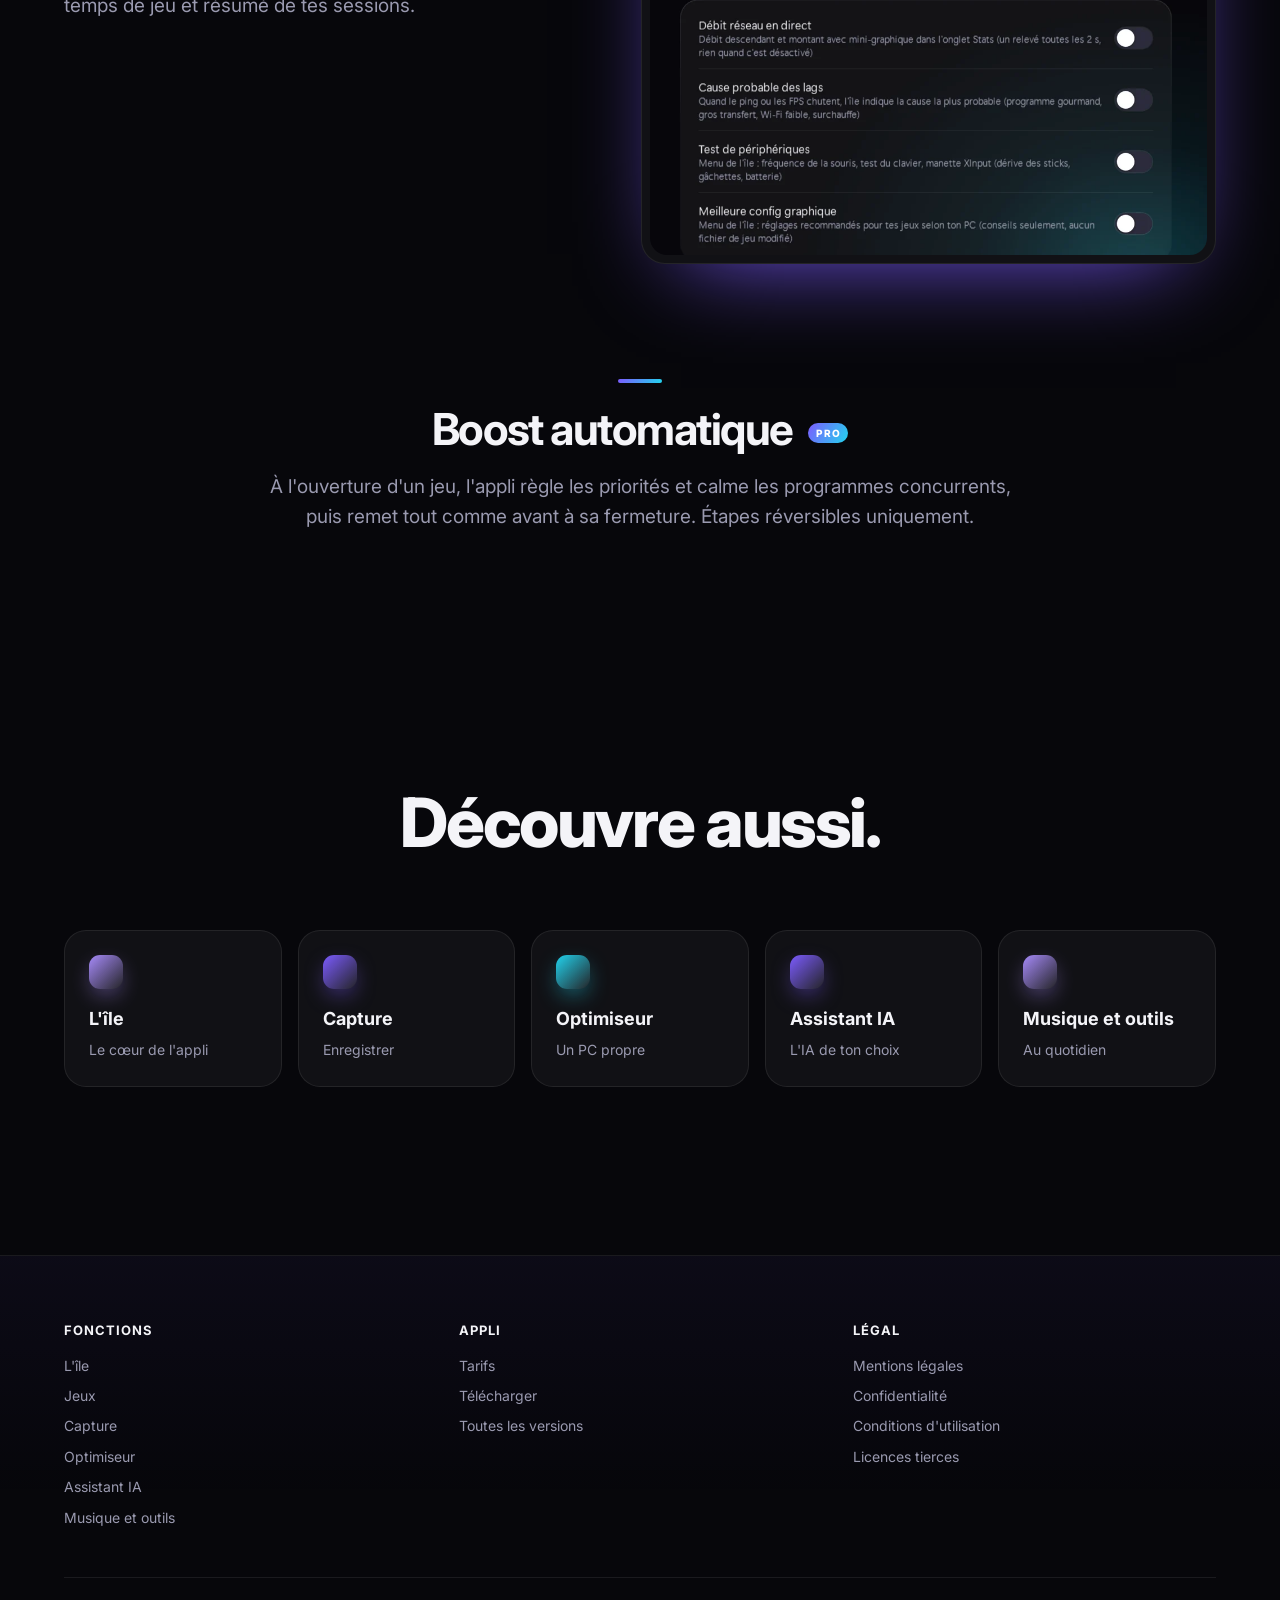
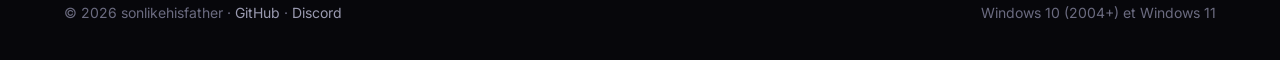
<file: docs/jeux.html>
<!doctype html>
<html lang="fr">
<head>
  <meta charset="utf-8">
  <meta name="viewport" content="width=device-width, initial-scale=1">
  <title>Jeux · Dynamic Island</title>
  <meta name="description" content="Un overlay léger par-dessus tes jeux, un réticule, des alertes de surchauffe. Rien n'est injecté dans le jeu.">
  <meta name="theme-color" content="#07070B">
  <link rel="icon" href="data:image/svg+xml,%3Csvg xmlns='http://www.w3.org/2000/svg' viewBox='0 0 64 64'%3E%3Crect width='64' height='64' rx='16' fill='%2307070B'/%3E%3Crect x='10' y='24' width='44' height='16' rx='8' fill='%23000' stroke='%237C5CFF' stroke-width='2.5'/%3E%3Ccircle cx='45' cy='32' r='3.5' fill='%2322D3EE'/%3E%3C/svg%3E">
  <link rel="preconnect" href="https://fonts.googleapis.com"><link rel="preconnect" href="https://fonts.gstatic.com" crossorigin>
  <link rel="stylesheet" href="https://fonts.googleapis.com/css2?family=Inter:wght@400;500;600;700;800&display=swap">
  <link rel="stylesheet" href="assets/aurora.css?v=2">
  <script>document.documentElement.classList.add('js')</script>
</head>
<body>
<header class="nav"><div class="in"><a class="logo" href="index.html"><i></i>Dynamic Island</a><ul id="menu"><li><a href="fonctionnalites.html">Fonctions</a></li><li><a href="jeux.html" class=on>Jeux</a></li><li><a href="capture.html">Capture</a></li><li><a href="optimiseur.html">Optimiseur</a></li><li><a href="assistant.html">IA</a></li><li><a href="tarifs.html">Tarifs</a></li></ul><a class="buy" href="tarifs.html">Acheter</a><button class="burger" type="button" aria-label="Menu" aria-controls="menu" aria-expanded="false"><span></span></button></div></header>
<main>
<section class="phero c3"><div class="aurora" aria-hidden="true"><i></i><i></i><i></i></div><div class="wrap">
  <p class="eyebrow rv">Pour les joueurs</p><h1 class="rv d1">Conçue pour jouer.</h1><p class="lead rv d2">Un overlay léger par-dessus tes jeux, un réticule, des alertes de surchauffe. Rien n'est injecté dans le jeu.</p>
  <div class="cta rv d2"><a class="btn" href="https://github.com/sonlikehisfather/dynamic-island-releases/releases/latest/download/DynamicIsland-win-Setup.exe">Télécharger</a><a class="more" href="tarifs.html">Voir les tarifs</a></div>
  <div class="shot rv d2"><img src="assets/img/app-jeux.webp" alt="Réglages des jeux"></div>
</div></section>
<section><div class="wrap pts">
<div class="pt rv"><div class="tx"><h3>Overlay de jeu</h3><p>Un compteur FPS et des stats dans un coin de l'écran, façon MSI Afterburner. L'île du milieu se cache pendant que tu joues.</p></div><div class=ph><img src="assets/img/app-overlay-reglages.webp" alt="Overlay de jeu" loading="lazy"></div></div>
<div class="pt rv flip"><div class="tx"><h3>Réticule</h3><p>Un viseur au centre de l'écran. Les clics le traversent : il ne gêne jamais le jeu.</p></div><div class=ph><img src="assets/img/app-reticule-reglages.webp" alt="Réticule" loading="lazy"></div></div>
<div class="pt rv"><div class="tx"><h3>Alertes</h3><p>Surchauffe de la carte graphique, saccades, bulle de temps de jeu et résumé de tes sessions.</p></div><div class=ph><img src="assets/img/app-jeux.webp" alt="Alertes" loading="lazy"></div></div>
<div class="pt rv flip"><div class="tx"><h3>Boost automatique <b class="lock">PRO</b></h3><p>À l'ouverture d'un jeu, l'appli règle les priorités et calme les programmes concurrents, puis remet tout comme avant à sa fermeture. Étapes réversibles uniquement.</p></div></div>
</div></section>
<section class="alt"><div class="wrap"><div class="head"><h2 class="rv">Découvre aussi.</h2></div><div class="minis rv"><a class="mini c4" href="ile.html"><b>L'île</b><span>Le cœur de l'appli</span></a><a class="mini c2" href="capture.html"><b>Capture</b><span>Enregistrer</span></a><a class="mini c1" href="optimiseur.html"><b>Optimiseur</b><span>Un PC propre</span></a><a class="mini c2" href="assistant.html"><b>Assistant IA</b><span>L'IA de ton choix</span></a><a class="mini c4" href="musique.html"><b>Musique et outils</b><span>Au quotidien</span></a></div></div></section>
</main>
<footer><div class="wrap">
  <div class="cols"><div><b>Fonctions</b><ul><li><a href="ile.html">L'île</a></li><li><a href="jeux.html">Jeux</a></li><li><a href="capture.html">Capture</a></li><li><a href="optimiseur.html">Optimiseur</a></li><li><a href="assistant.html">Assistant IA</a></li><li><a href="musique.html">Musique et outils</a></li></ul></div>
  <div><b>Appli</b><ul><li><a href="tarifs.html">Tarifs</a></li><li><a href="https://github.com/sonlikehisfather/dynamic-island-releases/releases/latest/download/DynamicIsland-win-Setup.exe">Télécharger</a></li><li><a href="https://github.com/sonlikehisfather/dynamic-island-releases/releases">Toutes les versions</a></li></ul></div>
  <div><b>Légal</b><ul><li><a href="mentions-legales.html">Mentions légales</a></li><li><a href="confidentialite.html">Confidentialité</a></li><li><a href="conditions.html">Conditions d'utilisation</a></li><li><a href="licences-tierces.html">Licences tierces</a></li></ul></div></div>
  <div class="foot"><div>© 2026 sonlikehisfather · <a href="https://github.com/sonlikehisfather">GitHub</a> · <a href="https://discord.com/users/1456994725566353485">Discord</a></div><div>Windows 10 (2004+) et Windows 11</div></div>
</div></footer>
<script src="assets/aurora.js?v=1" defer></script>
</body>
</html>
</file>
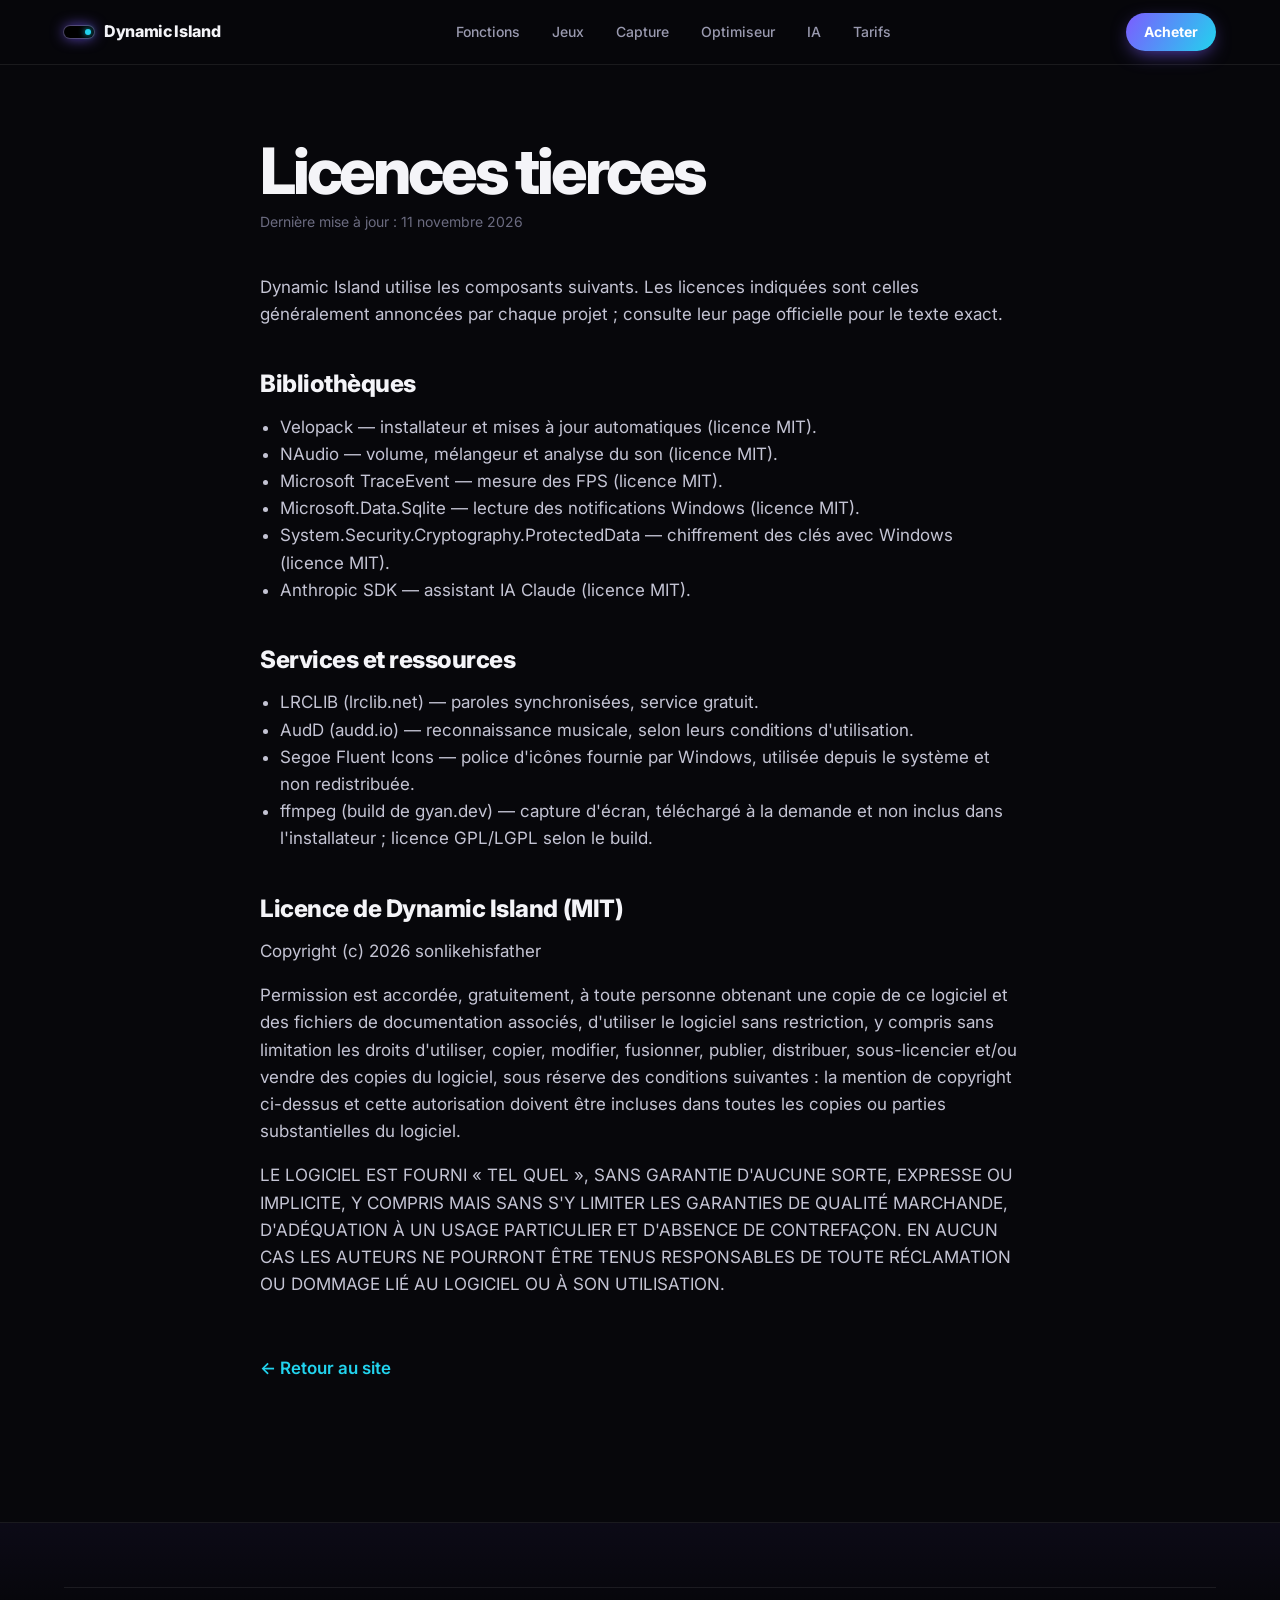
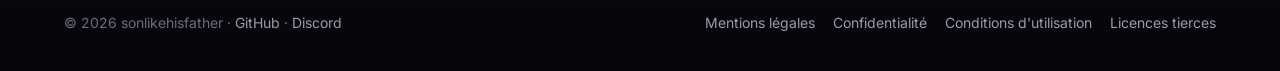
<file: docs/licences-tierces.html>
<!doctype html>
<html lang="fr">
<head>
  <meta charset="utf-8">
  <meta name="viewport" content="width=device-width, initial-scale=1">
  <title>Licences tierces · Dynamic Island</title>
  <meta name="robots" content="index,follow">
  <meta name="theme-color" content="#07070B">
  <link rel="icon" href="data:image/svg+xml,%3Csvg xmlns='http://www.w3.org/2000/svg' viewBox='0 0 64 64'%3E%3Crect width='64' height='64' rx='16' fill='%2307070B'/%3E%3Crect x='10' y='24' width='44' height='16' rx='8' fill='%23000' stroke='%237C5CFF' stroke-width='2.5'/%3E%3Ccircle cx='45' cy='32' r='3.5' fill='%2322D3EE'/%3E%3C/svg%3E">
  <link rel="preconnect" href="https://fonts.googleapis.com"><link rel="preconnect" href="https://fonts.gstatic.com" crossorigin>
  <link rel="stylesheet" href="https://fonts.googleapis.com/css2?family=Inter:wght@400;500;600;700;800&display=swap">
  <link rel="stylesheet" href="assets/aurora.css?v=2">
  <script>document.documentElement.classList.add('js')</script>
</head>
<body>
<header class="nav scrolled" data-solid="1"><div class="in"><a class="logo" href="index.html"><i></i>Dynamic Island</a><ul id="menu"><li><a href="fonctionnalites.html">Fonctions</a></li><li><a href="jeux.html">Jeux</a></li><li><a href="capture.html">Capture</a></li><li><a href="optimiseur.html">Optimiseur</a></li><li><a href="assistant.html">IA</a></li><li><a href="tarifs.html">Tarifs</a></li></ul><a class="buy" href="tarifs.html">Acheter</a><button class="burger" type="button" aria-label="Menu" aria-controls="menu" aria-expanded="false"><span></span></button></div></header>
<main class="wrap"><article class="doc">
<h1>Licences tierces</h1>
<div class="date">Dernière mise à jour : 11 novembre 2026</div>
<p>Dynamic Island utilise les composants suivants. Les licences indiquées sont celles généralement annoncées par chaque projet ; consulte leur page officielle pour le texte exact.</p>
<h2>Bibliothèques</h2>
<ul>
<li>Velopack — installateur et mises à jour automatiques (licence MIT).</li>
<li>NAudio — volume, mélangeur et analyse du son (licence MIT).</li>
<li>Microsoft TraceEvent — mesure des FPS (licence MIT).</li>
<li>Microsoft.Data.Sqlite — lecture des notifications Windows (licence MIT).</li>
<li>System.Security.Cryptography.ProtectedData — chiffrement des clés avec Windows (licence MIT).</li>
<li>Anthropic SDK — assistant IA Claude (licence MIT).</li>
</ul>
<h2>Services et ressources</h2>
<ul>
<li>LRCLIB (lrclib.net) — paroles synchronisées, service gratuit.</li>
<li>AudD (audd.io) — reconnaissance musicale, selon leurs conditions d'utilisation.</li>
<li>Segoe Fluent Icons — police d'icônes fournie par Windows, utilisée depuis le système et non redistribuée.</li>
<li>ffmpeg (build de gyan.dev) — capture d'écran, téléchargé à la demande et non inclus dans l'installateur ; licence GPL/LGPL selon le build.</li>
</ul>
<h2>Licence de Dynamic Island (MIT)</h2>
<p>Copyright (c) 2026 sonlikehisfather</p>
<p>Permission est accordée, gratuitement, à toute personne obtenant une copie de ce logiciel et des fichiers de documentation associés, d'utiliser le logiciel sans restriction, y compris sans limitation les droits d'utiliser, copier, modifier, fusionner, publier, distribuer, sous-licencier et/ou vendre des copies du logiciel, sous réserve des conditions suivantes : la mention de copyright ci-dessus et cette autorisation doivent être incluses dans toutes les copies ou parties substantielles du logiciel.</p>
<p>LE LOGICIEL EST FOURNI « TEL QUEL », SANS GARANTIE D'AUCUNE SORTE, EXPRESSE OU IMPLICITE, Y COMPRIS MAIS SANS S'Y LIMITER LES GARANTIES DE QUALITÉ MARCHANDE, D'ADÉQUATION À UN USAGE PARTICULIER ET D'ABSENCE DE CONTREFAÇON. EN AUCUN CAS LES AUTEURS NE POURRONT ÊTRE TENUS RESPONSABLES DE TOUTE RÉCLAMATION OU DOMMAGE LIÉ AU LOGICIEL OU À SON UTILISATION.</p>
<a class="back" href="index.html">&larr; Retour au site</a>
</article></main>
<footer><div class="wrap"><div class="foot">
  <div>&copy; 2026 sonlikehisfather &middot; <a href="https://github.com/sonlikehisfather">GitHub</a> &middot; <a href="https://discord.com/users/1456994725566353485">Discord</a></div>
  <ul>
    <li><a href="mentions-legales.html">Mentions légales</a></li>
    <li><a href="confidentialite.html">Confidentialité</a></li>
    <li><a href="conditions.html">Conditions d'utilisation</a></li>
    <li><a href="licences-tierces.html">Licences tierces</a></li>
  </ul>
</div></div></footer>
<script src="assets/aurora.js?v=1" defer></script>
</body>
</html>
</file>
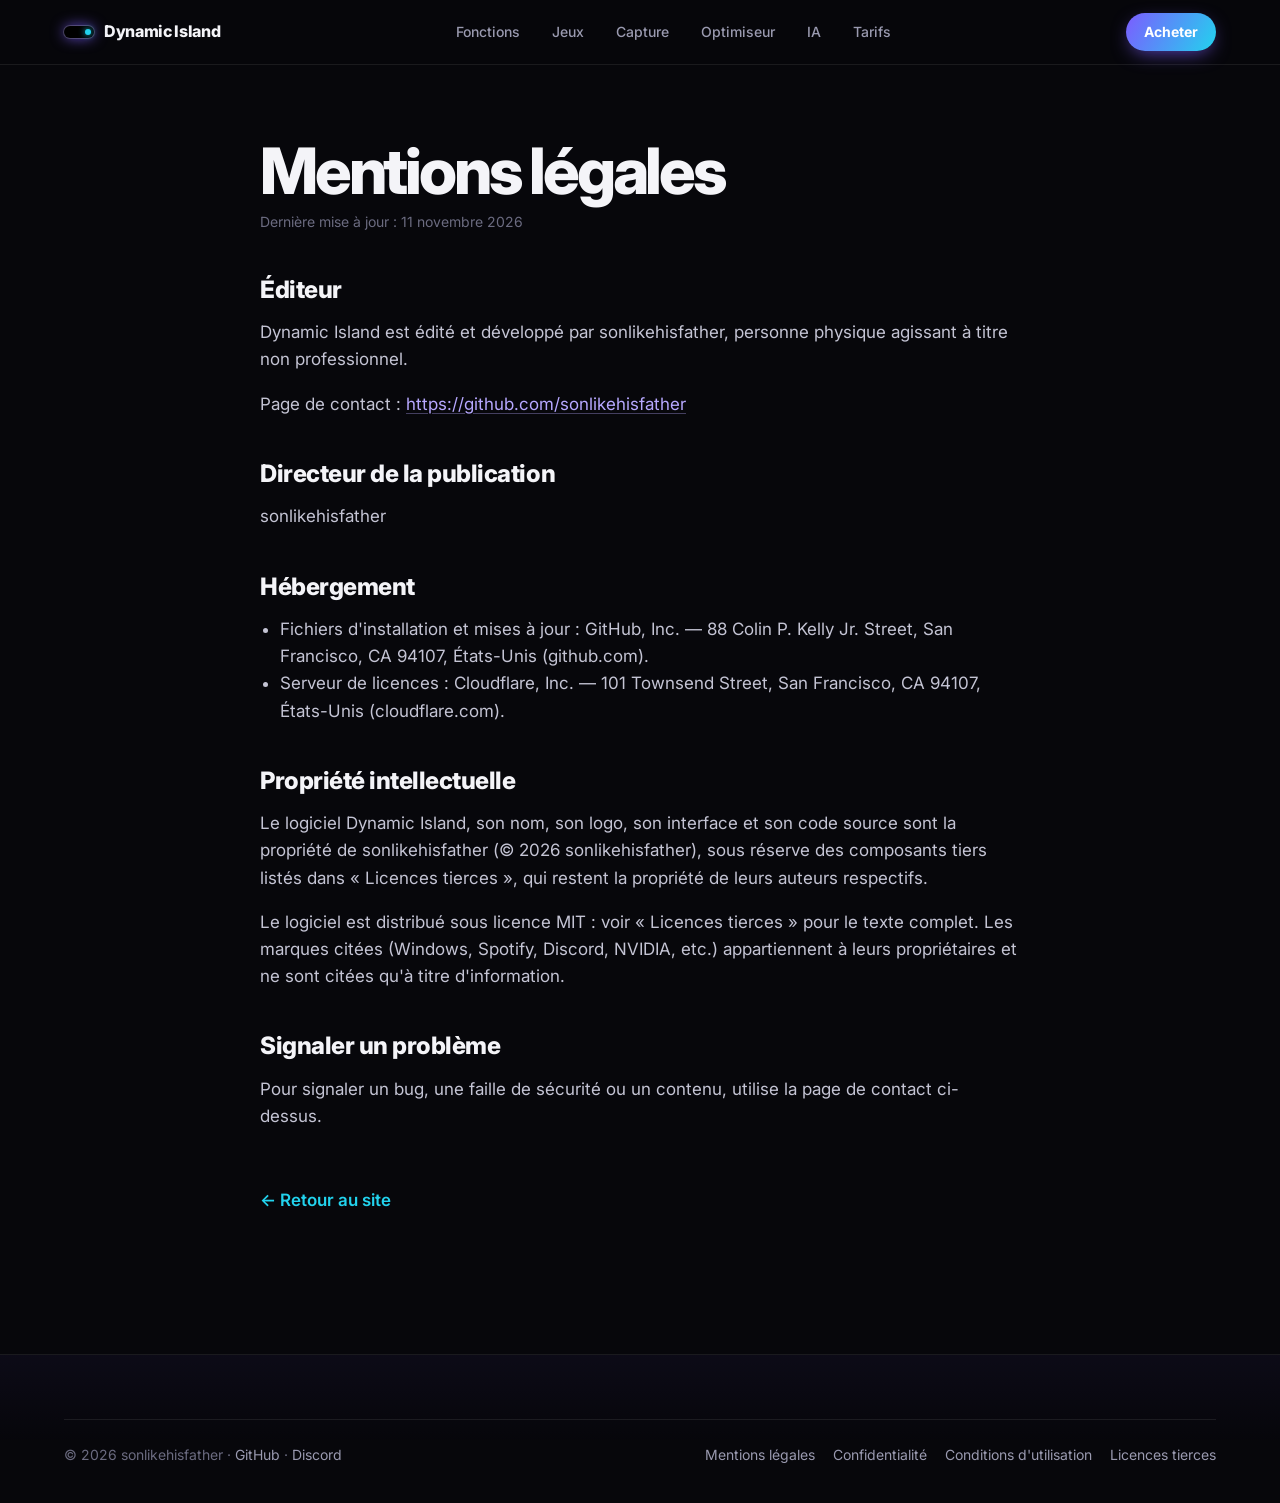
<file: docs/mentions-legales.html>
<!doctype html>
<html lang="fr">
<head>
  <meta charset="utf-8">
  <meta name="viewport" content="width=device-width, initial-scale=1">
  <title>Mentions légales · Dynamic Island</title>
  <meta name="robots" content="index,follow">
  <meta name="theme-color" content="#07070B">
  <link rel="icon" href="data:image/svg+xml,%3Csvg xmlns='http://www.w3.org/2000/svg' viewBox='0 0 64 64'%3E%3Crect width='64' height='64' rx='16' fill='%2307070B'/%3E%3Crect x='10' y='24' width='44' height='16' rx='8' fill='%23000' stroke='%237C5CFF' stroke-width='2.5'/%3E%3Ccircle cx='45' cy='32' r='3.5' fill='%2322D3EE'/%3E%3C/svg%3E">
  <link rel="preconnect" href="https://fonts.googleapis.com"><link rel="preconnect" href="https://fonts.gstatic.com" crossorigin>
  <link rel="stylesheet" href="https://fonts.googleapis.com/css2?family=Inter:wght@400;500;600;700;800&display=swap">
  <link rel="stylesheet" href="assets/aurora.css?v=2">
  <script>document.documentElement.classList.add('js')</script>
</head>
<body>
<header class="nav scrolled" data-solid="1"><div class="in"><a class="logo" href="index.html"><i></i>Dynamic Island</a><ul id="menu"><li><a href="fonctionnalites.html">Fonctions</a></li><li><a href="jeux.html">Jeux</a></li><li><a href="capture.html">Capture</a></li><li><a href="optimiseur.html">Optimiseur</a></li><li><a href="assistant.html">IA</a></li><li><a href="tarifs.html">Tarifs</a></li></ul><a class="buy" href="tarifs.html">Acheter</a><button class="burger" type="button" aria-label="Menu" aria-controls="menu" aria-expanded="false"><span></span></button></div></header>
<main class="wrap"><article class="doc">
<h1>Mentions légales</h1>
<div class="date">Dernière mise à jour : 11 novembre 2026</div>
<h2>Éditeur</h2>
<p>Dynamic Island est édité et développé par sonlikehisfather, personne physique agissant à titre non professionnel.</p>
<p>Page de contact : <a href="https://github.com/sonlikehisfather">https://github.com/sonlikehisfather</a></p>
<h2>Directeur de la publication</h2>
<p>sonlikehisfather</p>
<h2>Hébergement</h2>
<ul>
<li>Fichiers d'installation et mises à jour : GitHub, Inc. — 88 Colin P. Kelly Jr. Street, San Francisco, CA 94107, États-Unis (github.com).</li>
<li>Serveur de licences : Cloudflare, Inc. — 101 Townsend Street, San Francisco, CA 94107, États-Unis (cloudflare.com).</li>
</ul>
<h2>Propriété intellectuelle</h2>
<p>Le logiciel Dynamic Island, son nom, son logo, son interface et son code source sont la propriété de sonlikehisfather (© 2026 sonlikehisfather), sous réserve des composants tiers listés dans « Licences tierces », qui restent la propriété de leurs auteurs respectifs.</p>
<p>Le logiciel est distribué sous licence MIT : voir « Licences tierces » pour le texte complet. Les marques citées (Windows, Spotify, Discord, NVIDIA, etc.) appartiennent à leurs propriétaires et ne sont citées qu'à titre d'information.</p>
<h2>Signaler un problème</h2>
<p>Pour signaler un bug, une faille de sécurité ou un contenu, utilise la page de contact ci-dessus.</p>
<a class="back" href="index.html">&larr; Retour au site</a>
</article></main>
<footer><div class="wrap"><div class="foot">
  <div>&copy; 2026 sonlikehisfather &middot; <a href="https://github.com/sonlikehisfather">GitHub</a> &middot; <a href="https://discord.com/users/1456994725566353485">Discord</a></div>
  <ul>
    <li><a href="mentions-legales.html">Mentions légales</a></li>
    <li><a href="confidentialite.html">Confidentialité</a></li>
    <li><a href="conditions.html">Conditions d'utilisation</a></li>
    <li><a href="licences-tierces.html">Licences tierces</a></li>
  </ul>
</div></div></footer>
<script src="assets/aurora.js?v=1" defer></script>
</body>
</html>
</file>
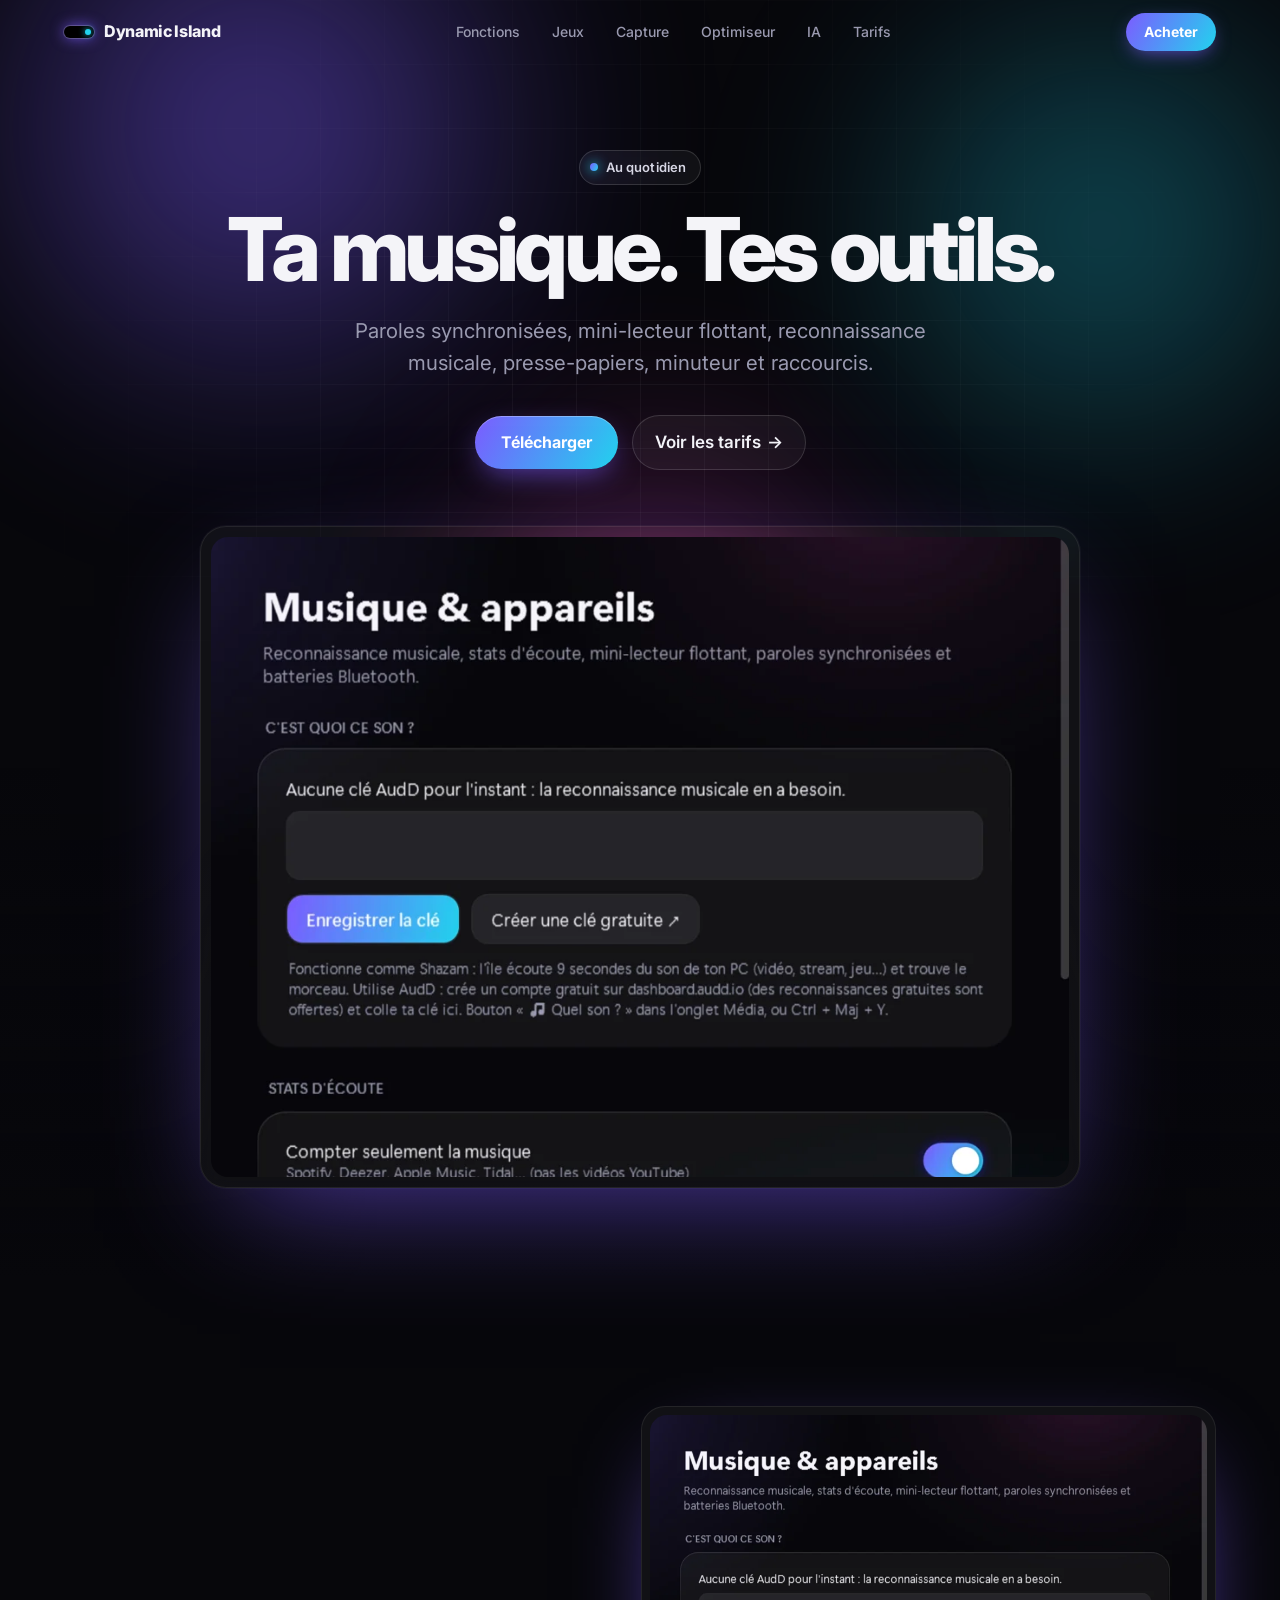
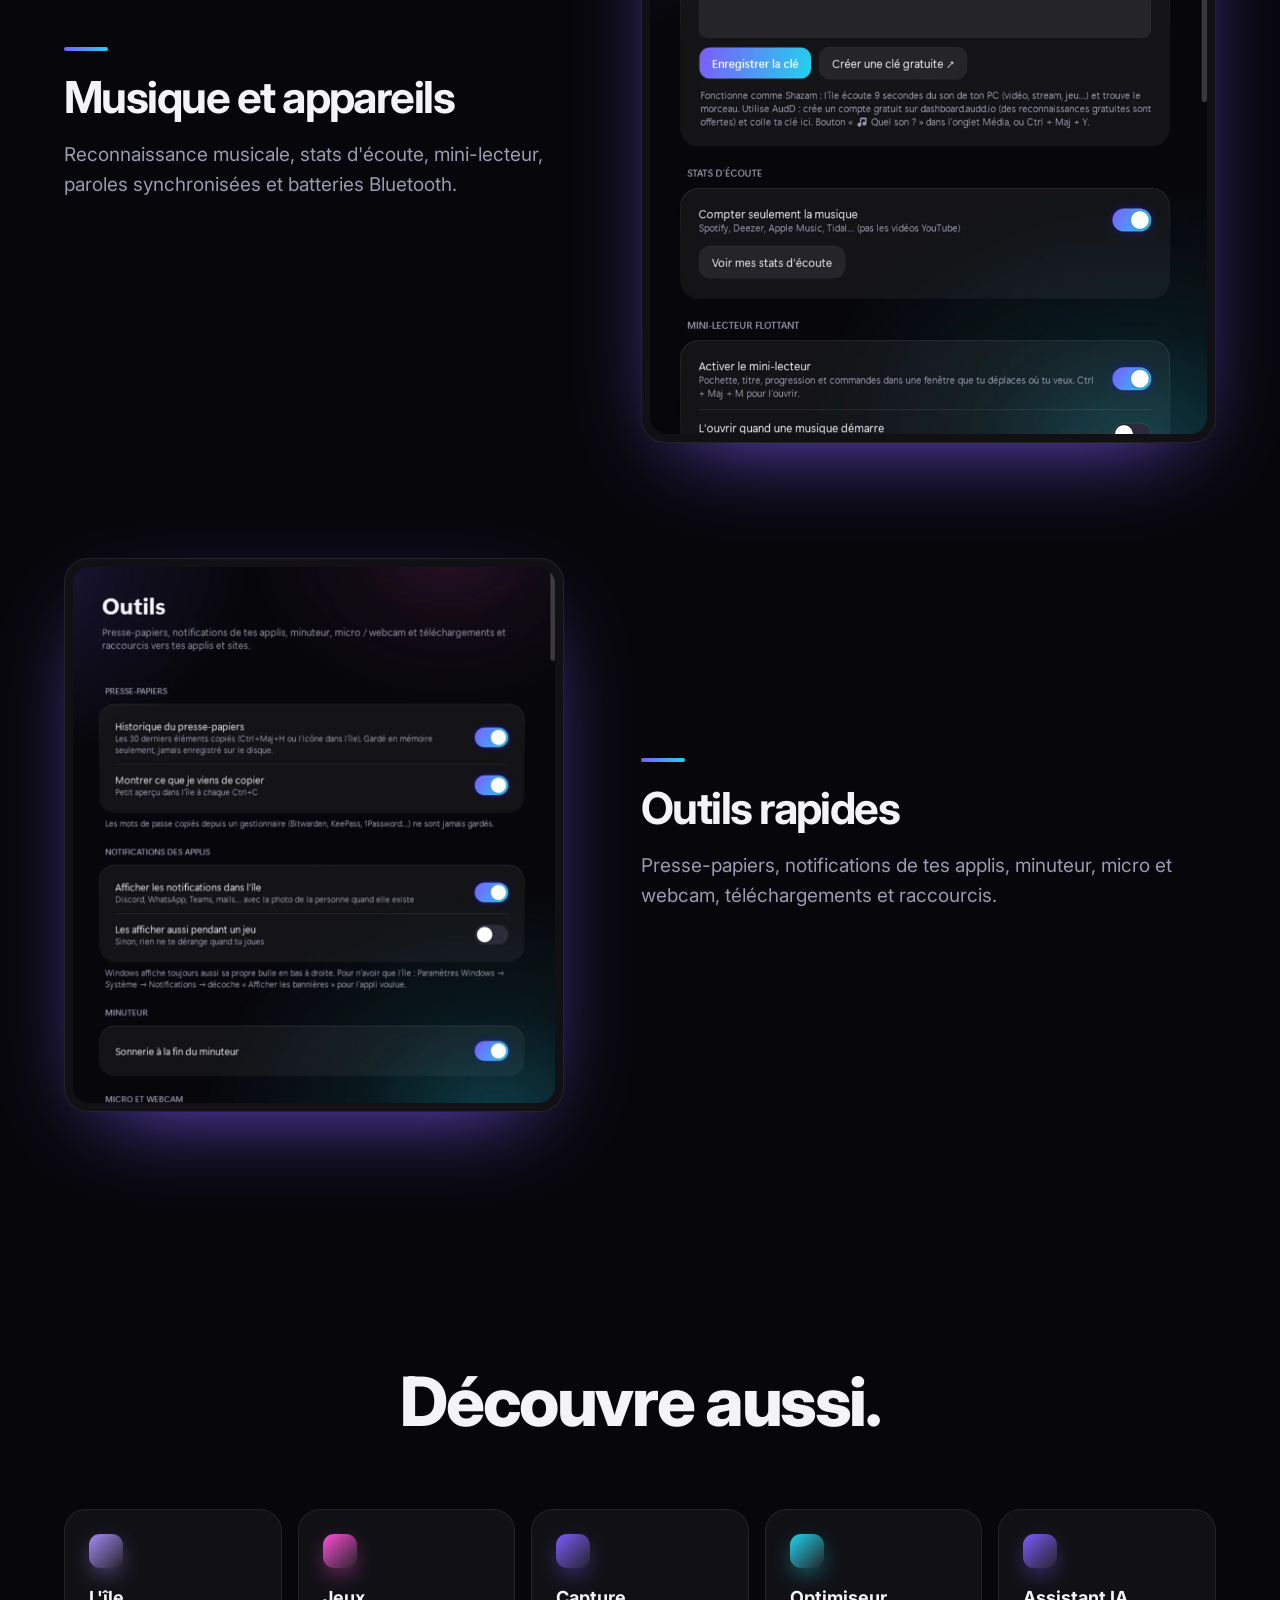
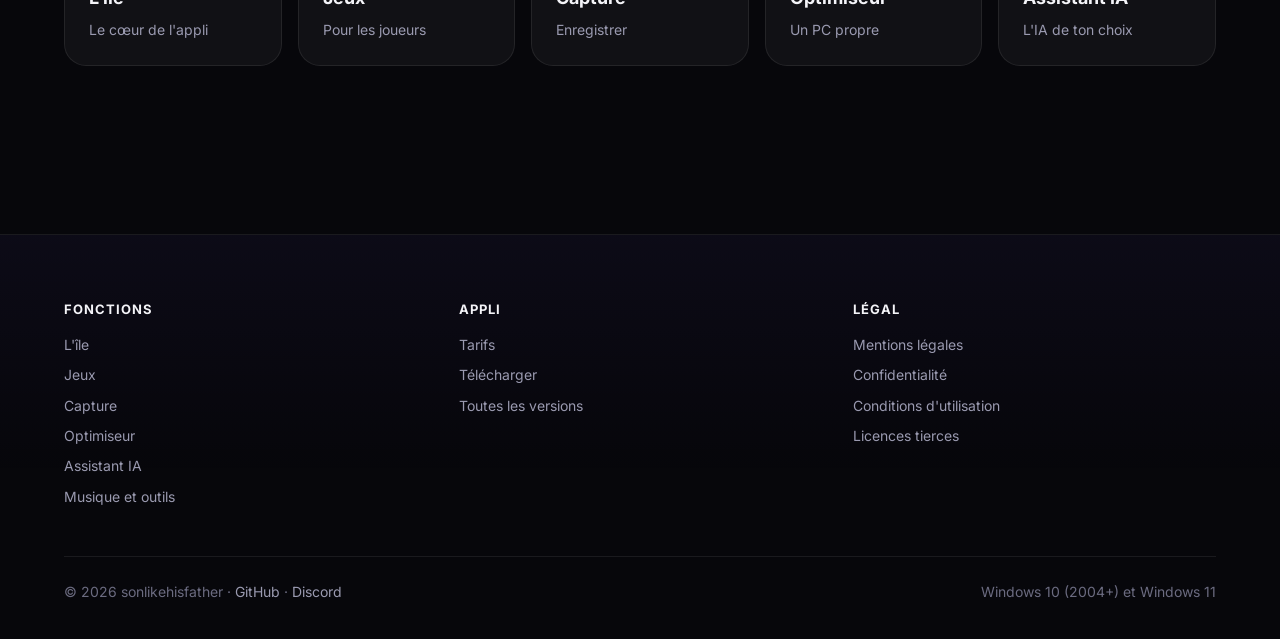
<file: docs/musique.html>
<!doctype html>
<html lang="fr">
<head>
  <meta charset="utf-8">
  <meta name="viewport" content="width=device-width, initial-scale=1">
  <title>Musique et outils · Dynamic Island</title>
  <meta name="description" content="Paroles synchronisées, mini-lecteur flottant, reconnaissance musicale, presse-papiers, minuteur et raccourcis.">
  <meta name="theme-color" content="#07070B">
  <link rel="icon" href="data:image/svg+xml,%3Csvg xmlns='http://www.w3.org/2000/svg' viewBox='0 0 64 64'%3E%3Crect width='64' height='64' rx='16' fill='%2307070B'/%3E%3Crect x='10' y='24' width='44' height='16' rx='8' fill='%23000' stroke='%237C5CFF' stroke-width='2.5'/%3E%3Ccircle cx='45' cy='32' r='3.5' fill='%2322D3EE'/%3E%3C/svg%3E">
  <link rel="preconnect" href="https://fonts.googleapis.com"><link rel="preconnect" href="https://fonts.gstatic.com" crossorigin>
  <link rel="stylesheet" href="https://fonts.googleapis.com/css2?family=Inter:wght@400;500;600;700;800&display=swap">
  <link rel="stylesheet" href="assets/aurora.css?v=2">
  <script>document.documentElement.classList.add('js')</script>
</head>
<body>
<header class="nav"><div class="in"><a class="logo" href="index.html"><i></i>Dynamic Island</a><ul id="menu"><li><a href="fonctionnalites.html">Fonctions</a></li><li><a href="jeux.html">Jeux</a></li><li><a href="capture.html">Capture</a></li><li><a href="optimiseur.html">Optimiseur</a></li><li><a href="assistant.html">IA</a></li><li><a href="tarifs.html">Tarifs</a></li></ul><a class="buy" href="tarifs.html">Acheter</a><button class="burger" type="button" aria-label="Menu" aria-controls="menu" aria-expanded="false"><span></span></button></div></header>
<main>
<section class="phero c4"><div class="aurora" aria-hidden="true"><i></i><i></i><i></i></div><div class="wrap">
  <p class="eyebrow rv">Au quotidien</p><h1 class="rv d1">Ta musique. Tes outils.</h1><p class="lead rv d2">Paroles synchronisées, mini-lecteur flottant, reconnaissance musicale, presse-papiers, minuteur et raccourcis.</p>
  <div class="cta rv d2"><a class="btn" href="https://github.com/sonlikehisfather/dynamic-island-releases/releases/latest/download/DynamicIsland-win-Setup.exe">Télécharger</a><a class="more" href="tarifs.html">Voir les tarifs</a></div>
  <div class="shot rv d2"><img src="assets/img/app-musique.webp" alt="Réglages de la musique"></div>
</div></section>
<section><div class="wrap pts">
<div class="pt rv"><div class="tx"><h3>Musique et appareils</h3><p>Reconnaissance musicale, stats d'écoute, mini-lecteur, paroles synchronisées et batteries Bluetooth.</p></div><div class=ph><img src="assets/img/app-musique.webp" alt="Musique et appareils" loading="lazy"></div></div>
<div class="pt rv flip"><div class="tx"><h3>Outils rapides</h3><p>Presse-papiers, notifications de tes applis, minuteur, micro et webcam, téléchargements et raccourcis.</p></div><div class=ph><img src="assets/img/app-outils.webp" alt="Outils rapides" loading="lazy"></div></div>
</div></section>
<section class="alt"><div class="wrap"><div class="head"><h2 class="rv">Découvre aussi.</h2></div><div class="minis rv"><a class="mini c4" href="ile.html"><b>L'île</b><span>Le cœur de l'appli</span></a><a class="mini c3" href="jeux.html"><b>Jeux</b><span>Pour les joueurs</span></a><a class="mini c2" href="capture.html"><b>Capture</b><span>Enregistrer</span></a><a class="mini c1" href="optimiseur.html"><b>Optimiseur</b><span>Un PC propre</span></a><a class="mini c2" href="assistant.html"><b>Assistant IA</b><span>L'IA de ton choix</span></a></div></div></section>
</main>
<footer><div class="wrap">
  <div class="cols"><div><b>Fonctions</b><ul><li><a href="ile.html">L'île</a></li><li><a href="jeux.html">Jeux</a></li><li><a href="capture.html">Capture</a></li><li><a href="optimiseur.html">Optimiseur</a></li><li><a href="assistant.html">Assistant IA</a></li><li><a href="musique.html">Musique et outils</a></li></ul></div>
  <div><b>Appli</b><ul><li><a href="tarifs.html">Tarifs</a></li><li><a href="https://github.com/sonlikehisfather/dynamic-island-releases/releases/latest/download/DynamicIsland-win-Setup.exe">Télécharger</a></li><li><a href="https://github.com/sonlikehisfather/dynamic-island-releases/releases">Toutes les versions</a></li></ul></div>
  <div><b>Légal</b><ul><li><a href="mentions-legales.html">Mentions légales</a></li><li><a href="confidentialite.html">Confidentialité</a></li><li><a href="conditions.html">Conditions d'utilisation</a></li><li><a href="licences-tierces.html">Licences tierces</a></li></ul></div></div>
  <div class="foot"><div>© 2026 sonlikehisfather · <a href="https://github.com/sonlikehisfather">GitHub</a> · <a href="https://discord.com/users/1456994725566353485">Discord</a></div><div>Windows 10 (2004+) et Windows 11</div></div>
</div></footer>
<script src="assets/aurora.js?v=1" defer></script>
</body>
</html>
</file>
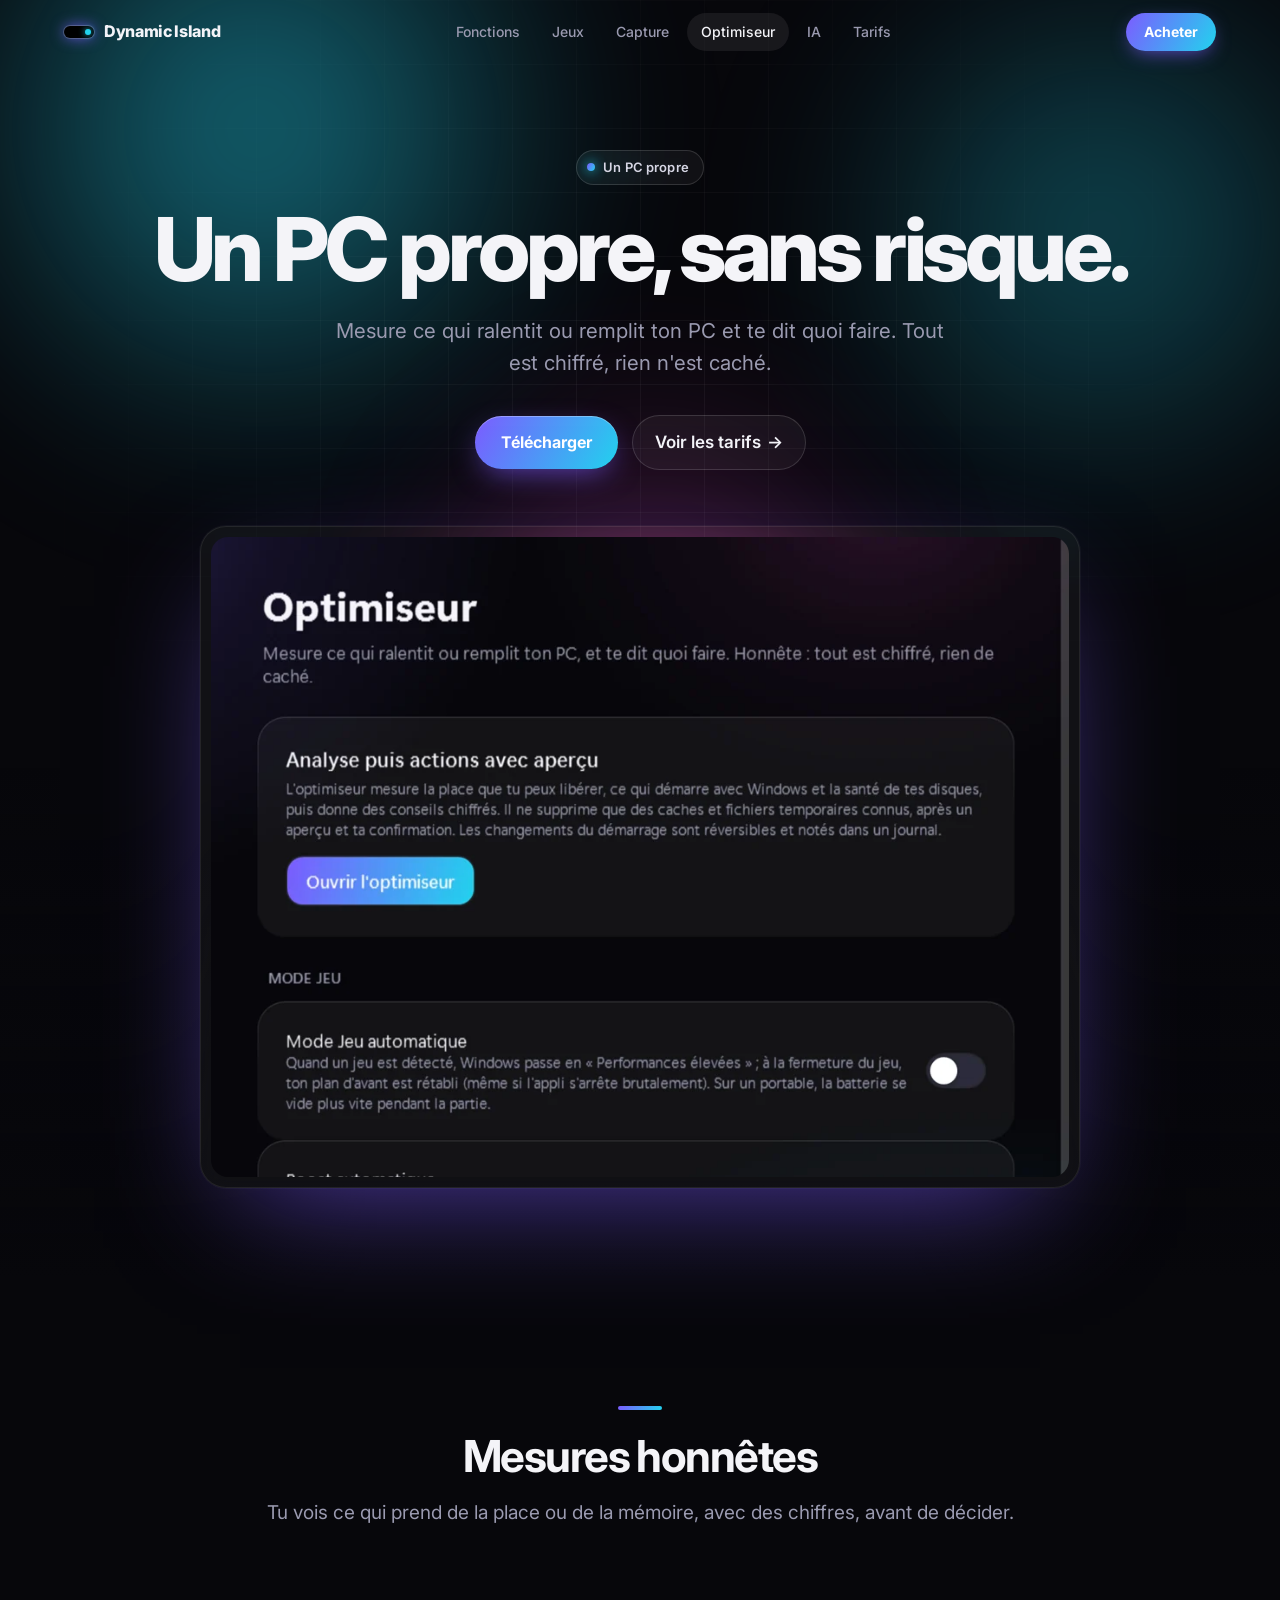
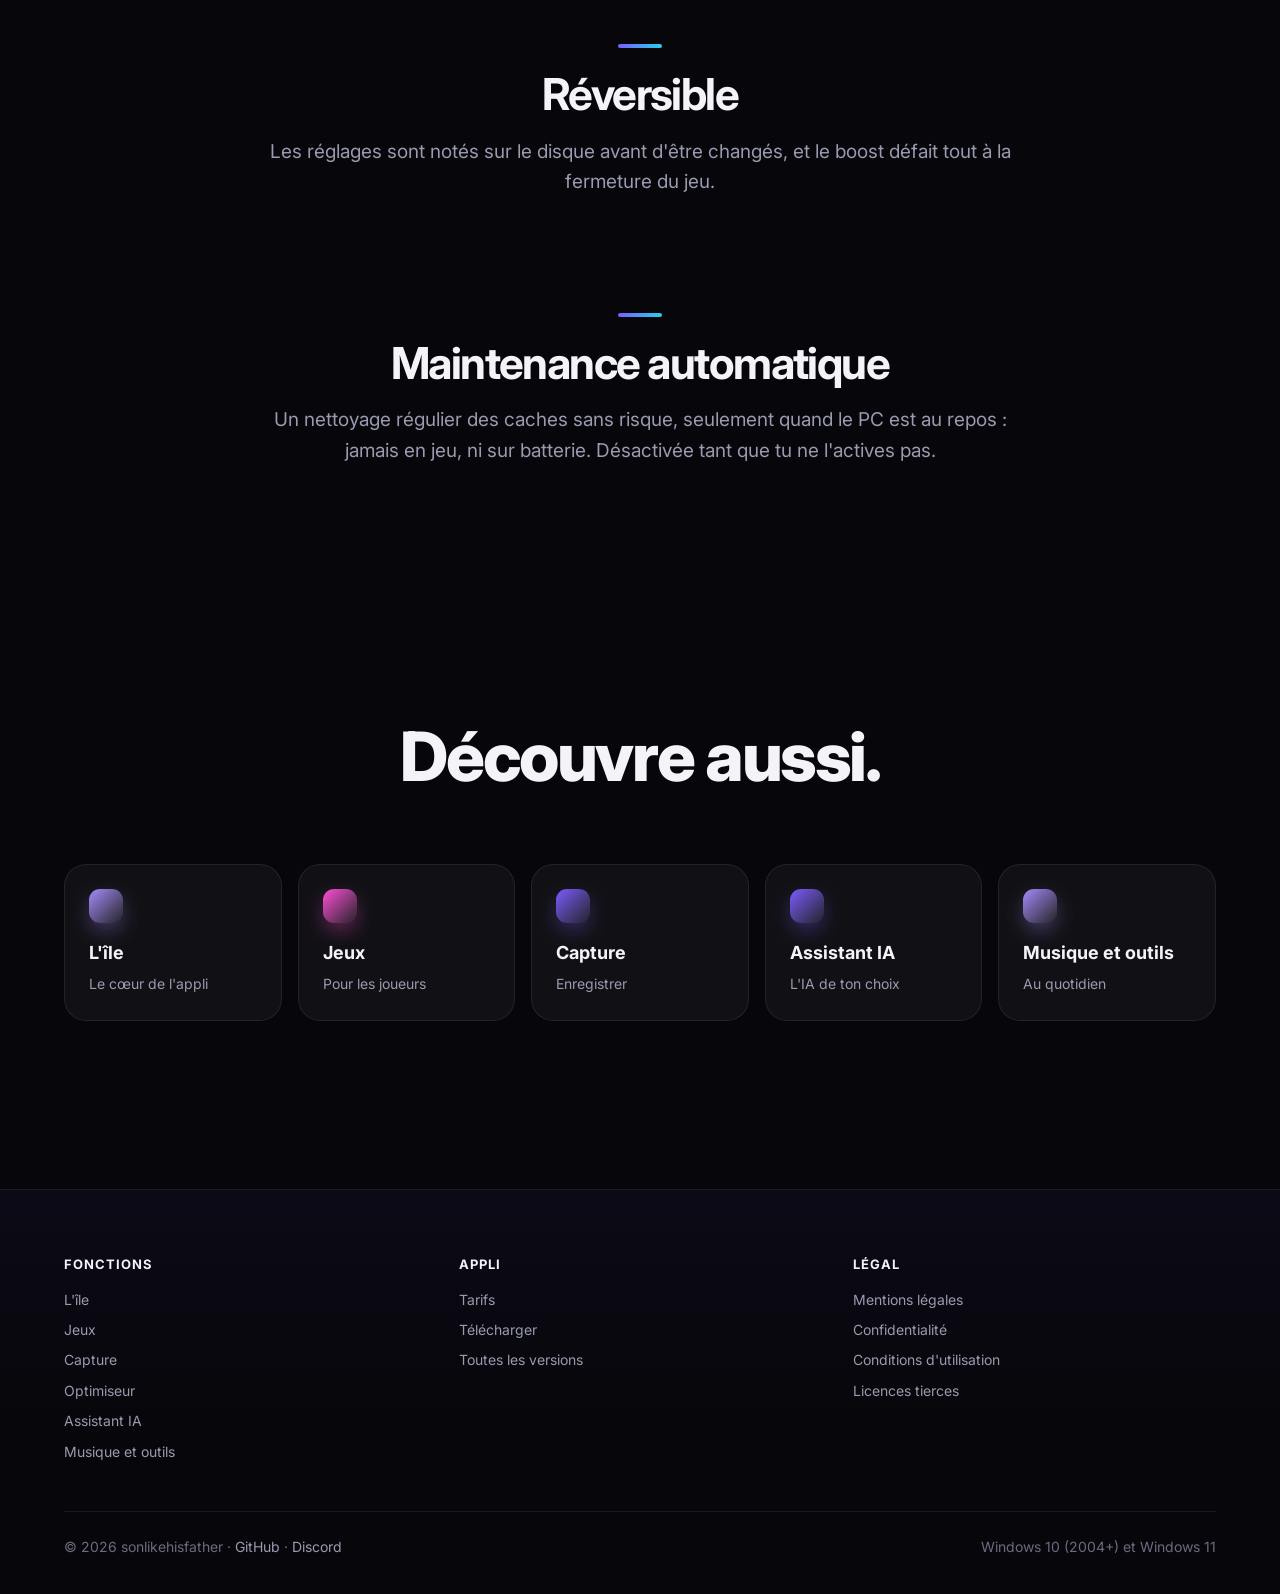
<file: docs/optimiseur.html>
<!doctype html>
<html lang="fr">
<head>
  <meta charset="utf-8">
  <meta name="viewport" content="width=device-width, initial-scale=1">
  <title>Optimiseur · Dynamic Island</title>
  <meta name="description" content="Mesure ce qui ralentit ou remplit ton PC et te dit quoi faire. Tout est chiffré, rien n'est caché.">
  <meta name="theme-color" content="#07070B">
  <link rel="icon" href="data:image/svg+xml,%3Csvg xmlns='http://www.w3.org/2000/svg' viewBox='0 0 64 64'%3E%3Crect width='64' height='64' rx='16' fill='%2307070B'/%3E%3Crect x='10' y='24' width='44' height='16' rx='8' fill='%23000' stroke='%237C5CFF' stroke-width='2.5'/%3E%3Ccircle cx='45' cy='32' r='3.5' fill='%2322D3EE'/%3E%3C/svg%3E">
  <link rel="preconnect" href="https://fonts.googleapis.com"><link rel="preconnect" href="https://fonts.gstatic.com" crossorigin>
  <link rel="stylesheet" href="https://fonts.googleapis.com/css2?family=Inter:wght@400;500;600;700;800&display=swap">
  <link rel="stylesheet" href="assets/aurora.css?v=2">
  <script>document.documentElement.classList.add('js')</script>
</head>
<body>
<header class="nav"><div class="in"><a class="logo" href="index.html"><i></i>Dynamic Island</a><ul id="menu"><li><a href="fonctionnalites.html">Fonctions</a></li><li><a href="jeux.html">Jeux</a></li><li><a href="capture.html">Capture</a></li><li><a href="optimiseur.html" class=on>Optimiseur</a></li><li><a href="assistant.html">IA</a></li><li><a href="tarifs.html">Tarifs</a></li></ul><a class="buy" href="tarifs.html">Acheter</a><button class="burger" type="button" aria-label="Menu" aria-controls="menu" aria-expanded="false"><span></span></button></div></header>
<main>
<section class="phero c1"><div class="aurora" aria-hidden="true"><i></i><i></i><i></i></div><div class="wrap">
  <p class="eyebrow rv">Un PC propre</p><h1 class="rv d1">Un PC propre, sans risque.</h1><p class="lead rv d2">Mesure ce qui ralentit ou remplit ton PC et te dit quoi faire. Tout est chiffré, rien n'est caché.</p>
  <div class="cta rv d2"><a class="btn" href="https://github.com/sonlikehisfather/dynamic-island-releases/releases/latest/download/DynamicIsland-win-Setup.exe">Télécharger</a><a class="more" href="tarifs.html">Voir les tarifs</a></div>
  <div class="shot rv d2"><img src="assets/img/app-optimiseur.webp" alt="Réglages de l'optimiseur"></div>
</div></section>
<section><div class="wrap pts">
<div class="pt rv"><div class="tx"><h3>Mesures honnêtes</h3><p>Tu vois ce qui prend de la place ou de la mémoire, avec des chiffres, avant de décider.</p></div></div>
<div class="pt rv flip"><div class="tx"><h3>Réversible</h3><p>Les réglages sont notés sur le disque avant d'être changés, et le boost défait tout à la fermeture du jeu.</p></div></div>
<div class="pt rv"><div class="tx"><h3>Maintenance automatique</h3><p>Un nettoyage régulier des caches sans risque, seulement quand le PC est au repos : jamais en jeu, ni sur batterie. Désactivée tant que tu ne l'actives pas.</p></div></div>
</div></section>
<section class="alt"><div class="wrap"><div class="head"><h2 class="rv">Découvre aussi.</h2></div><div class="minis rv"><a class="mini c4" href="ile.html"><b>L'île</b><span>Le cœur de l'appli</span></a><a class="mini c3" href="jeux.html"><b>Jeux</b><span>Pour les joueurs</span></a><a class="mini c2" href="capture.html"><b>Capture</b><span>Enregistrer</span></a><a class="mini c2" href="assistant.html"><b>Assistant IA</b><span>L'IA de ton choix</span></a><a class="mini c4" href="musique.html"><b>Musique et outils</b><span>Au quotidien</span></a></div></div></section>
</main>
<footer><div class="wrap">
  <div class="cols"><div><b>Fonctions</b><ul><li><a href="ile.html">L'île</a></li><li><a href="jeux.html">Jeux</a></li><li><a href="capture.html">Capture</a></li><li><a href="optimiseur.html">Optimiseur</a></li><li><a href="assistant.html">Assistant IA</a></li><li><a href="musique.html">Musique et outils</a></li></ul></div>
  <div><b>Appli</b><ul><li><a href="tarifs.html">Tarifs</a></li><li><a href="https://github.com/sonlikehisfather/dynamic-island-releases/releases/latest/download/DynamicIsland-win-Setup.exe">Télécharger</a></li><li><a href="https://github.com/sonlikehisfather/dynamic-island-releases/releases">Toutes les versions</a></li></ul></div>
  <div><b>Légal</b><ul><li><a href="mentions-legales.html">Mentions légales</a></li><li><a href="confidentialite.html">Confidentialité</a></li><li><a href="conditions.html">Conditions d'utilisation</a></li><li><a href="licences-tierces.html">Licences tierces</a></li></ul></div></div>
  <div class="foot"><div>© 2026 sonlikehisfather · <a href="https://github.com/sonlikehisfather">GitHub</a> · <a href="https://discord.com/users/1456994725566353485">Discord</a></div><div>Windows 10 (2004+) et Windows 11</div></div>
</div></footer>
<script src="assets/aurora.js?v=1" defer></script>
</body>
</html>
</file>
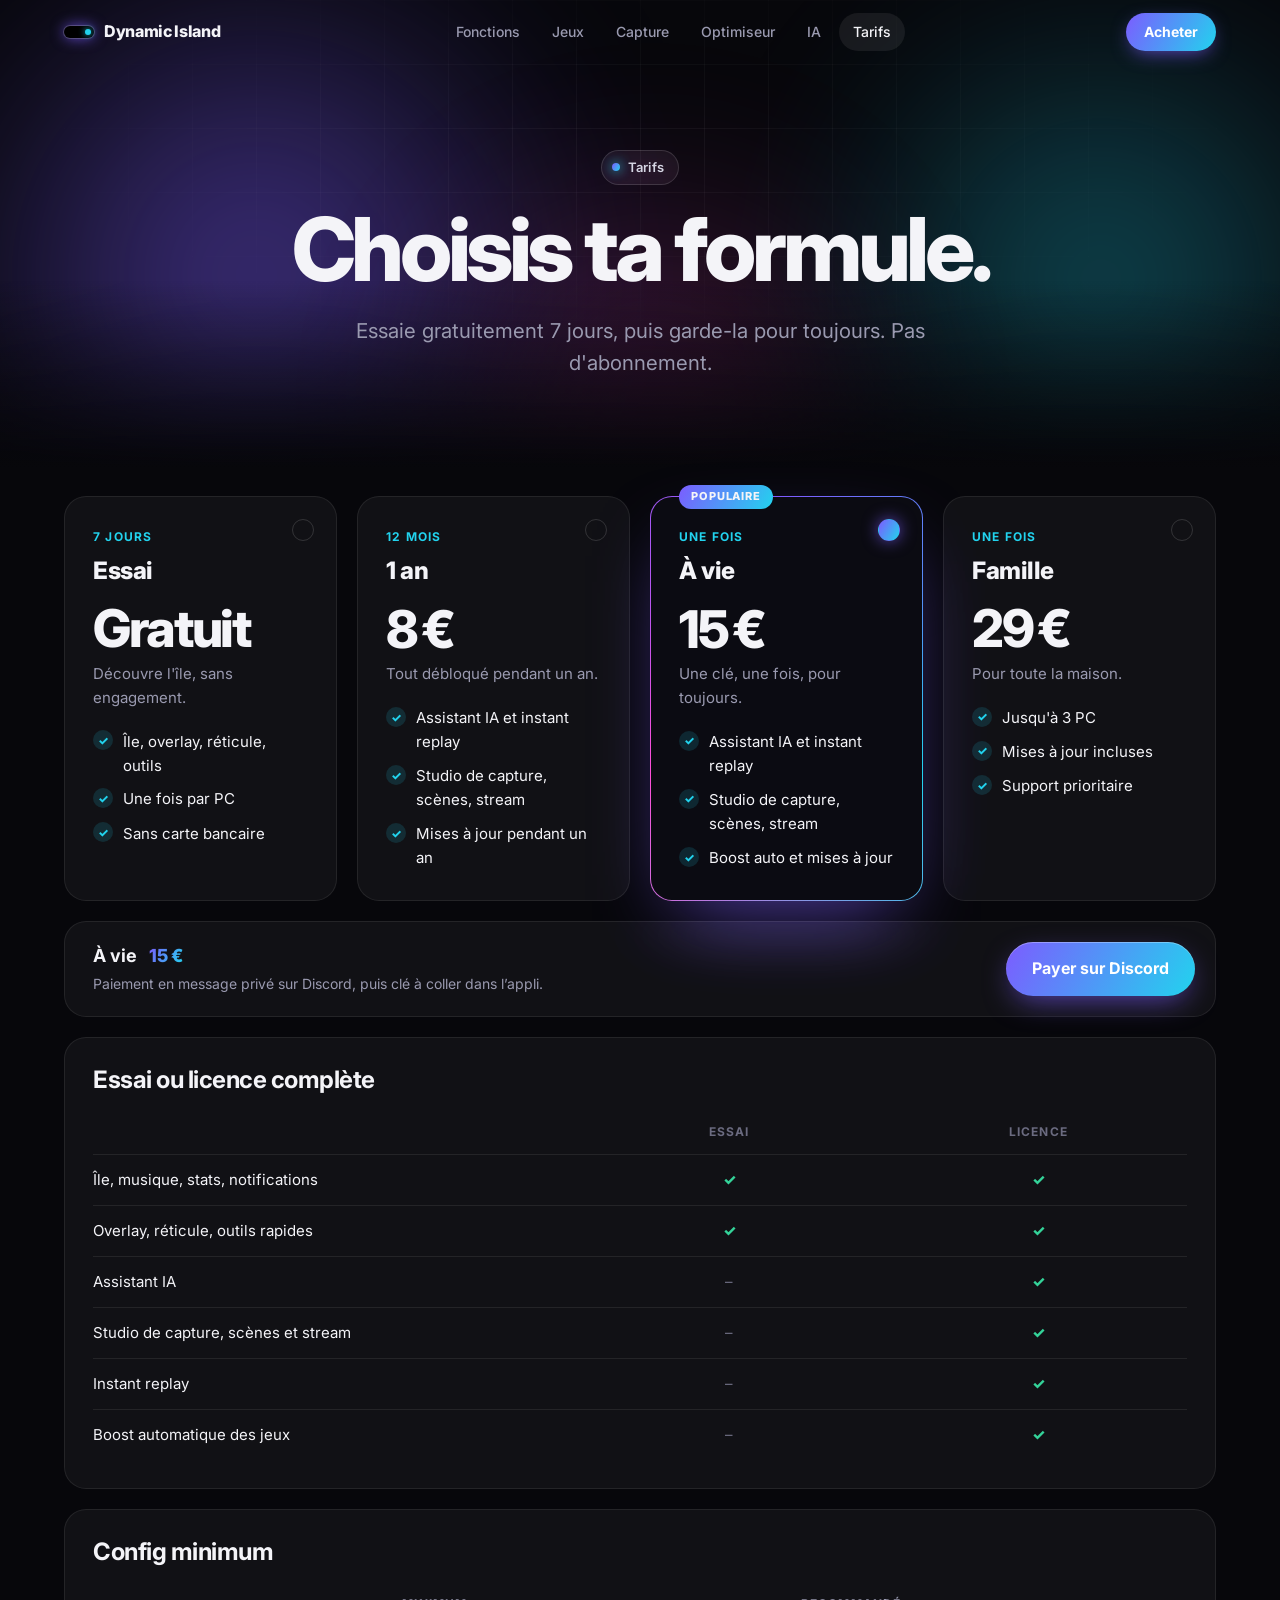
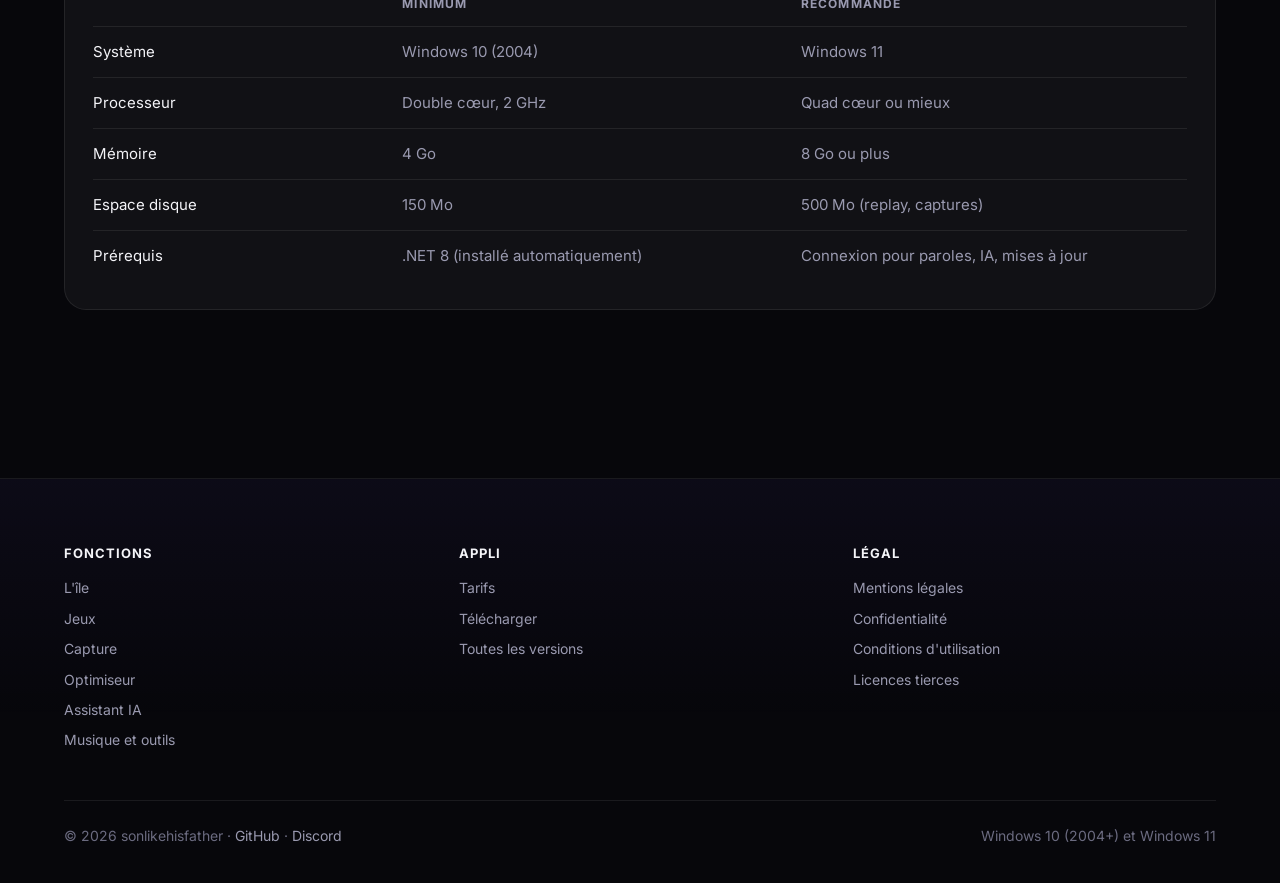
<file: docs/tarifs.html>
<!doctype html>
<html lang="fr">
<head>
  <meta charset="utf-8">
  <meta name="viewport" content="width=device-width, initial-scale=1">
  <title>Tarifs · Dynamic Island</title>
  <meta name="description" content="Formules et tarifs de Dynamic Island.">
  <meta name="theme-color" content="#07070B">
  <link rel="icon" href="data:image/svg+xml,%3Csvg xmlns='http://www.w3.org/2000/svg' viewBox='0 0 64 64'%3E%3Crect width='64' height='64' rx='16' fill='%2307070B'/%3E%3Crect x='10' y='24' width='44' height='16' rx='8' fill='%23000' stroke='%237C5CFF' stroke-width='2.5'/%3E%3Ccircle cx='45' cy='32' r='3.5' fill='%2322D3EE'/%3E%3C/svg%3E">
  <link rel="preconnect" href="https://fonts.googleapis.com"><link rel="preconnect" href="https://fonts.gstatic.com" crossorigin>
  <link rel="stylesheet" href="https://fonts.googleapis.com/css2?family=Inter:wght@400;500;600;700;800&display=swap">
  <link rel="stylesheet" href="assets/aurora.css?v=2">
  <script>document.documentElement.classList.add('js')</script>
</head>
<body>
<header class="nav"><div class="in"><a class="logo" href="index.html"><i></i>Dynamic Island</a><ul id="menu"><li><a href="fonctionnalites.html">Fonctions</a></li><li><a href="jeux.html">Jeux</a></li><li><a href="capture.html">Capture</a></li><li><a href="optimiseur.html">Optimiseur</a></li><li><a href="assistant.html">IA</a></li><li><a href="tarifs.html" class=on>Tarifs</a></li></ul><a class="buy" href="tarifs.html">Acheter</a><button class="burger" type="button" aria-label="Menu" aria-controls="menu" aria-expanded="false"><span></span></button></div></header>
<main>
<section class="phero"><div class="aurora" aria-hidden="true"><i></i><i></i><i></i></div><div class="wrap"><p class="eyebrow rv">Tarifs</p><h1 class="rv d1">Choisis ta formule.</h1><p class="lead rv d2">Essaie gratuitement 7 jours, puis garde-la pour toujours. Pas d'abonnement.</p></div></section>
<section style="padding-top:28px"><div class="wrap">
    <div class="plans" id="plans" role="radiogroup" aria-label="Formules"></div>
    <div class="buybar rv"><div><b id="buyName"></b><span class="p" id="buyPrice"></span><small id="buyNote"></small></div><a class="btn" id="buyBtn" href="#">Acheter</a></div>
    <div class="cmp rv"><h3>Essai ou licence complète</h3>
      <div class="row h"><span></span><span>Essai</span><span>Licence</span></div>
      <div class="row"><span>Île, musique, stats, notifications</span><span class="y">✓</span><span class="y">✓</span></div>
      <div class="row"><span>Overlay, réticule, outils rapides</span><span class="y">✓</span><span class="y">✓</span></div>
      <div class="row"><span>Assistant IA</span><span class="n">–</span><span class="y">✓</span></div>
      <div class="row"><span>Studio de capture, scènes et stream</span><span class="n">–</span><span class="y">✓</span></div>
      <div class="row"><span>Instant replay</span><span class="n">–</span><span class="y">✓</span></div>
      <div class="row"><span>Boost automatique des jeux</span><span class="n">–</span><span class="y">✓</span></div>
    </div>
    <div class="specs rv"><h3>Config minimum</h3>
      <div class="specrow h"><span></span><span>Minimum</span><span>Recommandé</span></div>
      <div class="specrow"><span>Système</span><span>Windows 10 (2004)</span><span>Windows 11</span></div>
      <div class="specrow"><span>Processeur</span><span>Double cœur, 2 GHz</span><span>Quad cœur ou mieux</span></div>
      <div class="specrow"><span>Mémoire</span><span>4 Go</span><span>8 Go ou plus</span></div>
      <div class="specrow"><span>Espace disque</span><span>150 Mo</span><span>500 Mo (replay, captures)</span></div>
      <div class="specrow"><span>Prérequis</span><span>.NET 8 (installé automatiquement)</span><span>Connexion pour paroles, IA, mises à jour</span></div>
    </div>
</div></section>
</main>
<footer><div class="wrap">
  <div class="cols"><div><b>Fonctions</b><ul><li><a href="ile.html">L'île</a></li><li><a href="jeux.html">Jeux</a></li><li><a href="capture.html">Capture</a></li><li><a href="optimiseur.html">Optimiseur</a></li><li><a href="assistant.html">Assistant IA</a></li><li><a href="musique.html">Musique et outils</a></li></ul></div>
  <div><b>Appli</b><ul><li><a href="tarifs.html">Tarifs</a></li><li><a href="https://github.com/sonlikehisfather/dynamic-island-releases/releases/latest/download/DynamicIsland-win-Setup.exe">Télécharger</a></li><li><a href="https://github.com/sonlikehisfather/dynamic-island-releases/releases">Toutes les versions</a></li></ul></div>
  <div><b>Légal</b><ul><li><a href="mentions-legales.html">Mentions légales</a></li><li><a href="confidentialite.html">Confidentialité</a></li><li><a href="conditions.html">Conditions d'utilisation</a></li><li><a href="licences-tierces.html">Licences tierces</a></li></ul></div></div>
  <div class="foot"><div>© 2026 sonlikehisfather · <a href="https://github.com/sonlikehisfather">GitHub</a> · <a href="https://discord.com/users/1456994725566353485">Discord</a></div><div>Windows 10 (2004+) et Windows 11</div></div>
</div></footer>
<script src="assets/store.js?v=4" defer></script><script src="assets/aurora.js?v=1" defer></script>
</body>
</html>
</file>
<file: docs/assets/aurora.css>
/* Dynamic Island — thème « Aurora » (sombre). Un seul fichier de styles pour tout le site. */
:root{
  --bg:#07070B;--bg2:#0B0B12;--fg:#F4F4F8;--mut:#9A9AB0;--dim:#6B6B80;
  --line:rgba(255,255,255,.08);--line2:rgba(255,255,255,.14);--glass:rgba(255,255,255,.045);--glass2:rgba(255,255,255,.07);
  --v:#7C5CFF;--c:#22D3EE;--p:#FF4FD8;--ok:#34D399;
  --grad:linear-gradient(120deg,#7C5CFF,#22D3EE);
  --r:22px;--ease:cubic-bezier(.22,1,.36,1);--spring:cubic-bezier(.34,1.45,.5,1);
  --font:"Inter",system-ui,-apple-system,"Segoe UI",Roboto,sans-serif;
  color-scheme:dark;
}
*,*::before,*::after{box-sizing:border-box}
html{-webkit-text-size-adjust:100%;scroll-behavior:smooth;scroll-padding-top:80px}
body{margin:0;background:var(--bg);color:var(--fg);font:400 17px/1.6 var(--font);-webkit-font-smoothing:antialiased;overflow-x:hidden}
img{max-width:100%;display:block}
a{color:inherit}
p a,li a,.doc a{color:#B7A8FF;text-decoration:underline;text-decoration-color:rgba(183,168,255,.35);text-underline-offset:3px}
p a:hover{text-decoration-color:currentColor}
button{font:inherit;color:inherit}
code{font:14px ui-monospace,Consolas,monospace;background:var(--glass2);padding:2px 6px;border-radius:6px}
::selection{background:rgba(124,92,255,.45)}
:focus-visible{outline:2px solid var(--c);outline-offset:3px;border-radius:8px}
main{display:block;overflow-x:clip}
.wrap{max-width:1200px;margin:0 auto;padding:0 24px}
section{padding:clamp(72px,10vw,136px) 0;position:relative}
h1,h2,h3{margin:0;font-weight:800;letter-spacing:-.035em;line-height:1.02}
h1{font-size:clamp(44px,8.4vw,108px);letter-spacing:-.05em;line-height:.96}
h2{font-size:clamp(34px,5.4vw,68px)}
h3{font-size:clamp(20px,2vw,24px);letter-spacing:-.02em;line-height:1.2;font-weight:700}
.grad{background:linear-gradient(100deg,#9B85FF 0%,#22D3EE 35%,#FF4FD8 65%,#9B85FF 100%);background-size:220% 100%;-webkit-background-clip:text;background-clip:text;color:transparent;animation:shine 9s linear infinite}
@keyframes shine{to{background-position:-220% 0}}
.eyebrow{display:inline-flex;align-items:center;gap:8px;margin:0 0 22px;padding:6px 14px 6px 10px;border:1px solid var(--line2);border-radius:99px;background:var(--glass);backdrop-filter:blur(12px);-webkit-backdrop-filter:blur(12px);font-size:13px;font-weight:600;color:#D6D6E4;letter-spacing:.01em}
.eyebrow::before{content:"";width:8px;height:8px;border-radius:50%;background:var(--grad);box-shadow:0 0 12px var(--c)}
.lead{font-size:clamp(18px,1.6vw,21px);color:var(--mut);max-width:640px;margin:24px auto 0;line-height:1.55}
.head{text-align:center;max-width:820px;margin:0 auto clamp(40px,6vw,72px)}
.head p{color:var(--mut);font-size:19px;margin:18px 0 0}

/* ───── Boutons ───── */
.cta{display:flex;gap:14px;justify-content:center;align-items:center;flex-wrap:wrap;margin-top:36px}
.btn{position:relative;display:inline-flex;align-items:center;justify-content:center;gap:8px;padding:14px 26px;border:0;border-radius:99px;background:var(--grad);color:#fff;font-weight:700;font-size:16px;text-decoration:none;cursor:pointer;box-shadow:0 10px 30px -8px rgba(124,92,255,.7),inset 0 1px 0 rgba(255,255,255,.3);transition:transform .35s var(--ease),box-shadow .35s var(--ease);isolation:isolate;overflow:hidden}
.btn::after{content:"";position:absolute;inset:0;background:linear-gradient(110deg,transparent 30%,rgba(255,255,255,.35) 50%,transparent 70%);transform:translateX(-120%);transition:transform .8s var(--ease);z-index:-1}
.btn:hover{transform:translateY(-2px);box-shadow:0 18px 40px -10px rgba(34,211,238,.6),inset 0 1px 0 rgba(255,255,255,.3)}
.btn:hover::after{transform:translateX(120%)}
.more{display:inline-flex;align-items:center;gap:6px;padding:13px 22px;border-radius:99px;border:1px solid var(--line2);background:var(--glass);color:var(--fg);text-decoration:none;font-weight:600;transition:background .3s,border-color .3s}
.more::after{content:"→";transition:transform .3s var(--ease)}
.more:hover{background:var(--glass2);border-color:rgba(255,255,255,.24)}
.more:hover::after{transform:translateX(4px)}
.lock{display:inline-block;vertical-align:middle;margin-left:8px;padding:2px 8px;border-radius:99px;background:var(--grad);color:#fff;font-size:10px;font-weight:800;letter-spacing:.08em;line-height:1.6}

/* ───── Navigation ───── */
.nav{position:fixed;inset:0 0 auto;z-index:50;transition:background .4s,border-color .4s,backdrop-filter .4s;border-bottom:1px solid transparent}
.nav.scrolled{background:rgba(7,7,11,.62);backdrop-filter:saturate(160%) blur(18px);-webkit-backdrop-filter:saturate(160%) blur(18px);border-color:var(--line)}
.nav .in{max-width:1200px;margin:0 auto;padding:0 24px;height:64px;display:flex;align-items:center;gap:24px}
.logo{display:flex;align-items:center;gap:10px;font-weight:800;letter-spacing:-.02em;text-decoration:none;font-size:16px;white-space:nowrap}
.logo i{width:30px;height:12px;border-radius:99px;background:#000;box-shadow:0 0 0 1px rgba(255,255,255,.18),0 0 14px rgba(124,92,255,.8);position:relative}
.logo i::after{content:"";position:absolute;right:3px;top:3px;width:6px;height:6px;border-radius:50%;background:var(--c);box-shadow:0 0 6px var(--c)}
.nav ul{display:flex;gap:4px;list-style:none;margin:0 auto;padding:0}
.nav ul a{display:block;padding:8px 14px;border-radius:99px;color:var(--mut);text-decoration:none;font-size:14px;font-weight:500;transition:color .25s,background .25s}
.nav ul a:hover{color:var(--fg);background:var(--glass)}
.nav ul a.on{color:var(--fg);background:var(--glass2)}
.nav .buy{margin-left:auto;padding:8px 18px;border-radius:99px;background:var(--grad);color:#fff;text-decoration:none;font-size:14px;font-weight:700;box-shadow:0 6px 20px -6px rgba(124,92,255,.8);transition:transform .3s var(--ease)}
.nav ul+.buy{margin-left:0}
.nav .buy:hover{transform:translateY(-1px)}
.burger{display:none;width:42px;height:42px;border:1px solid var(--line2);border-radius:12px;background:var(--glass);cursor:pointer;position:relative}
.burger span,.burger span::before,.burger span::after{position:absolute;left:12px;width:16px;height:2px;border-radius:2px;background:var(--fg);transition:transform .35s var(--ease),opacity .2s}
.burger span{top:19px}
.burger span::before,.burger span::after{content:"";left:0}
.burger span::before{transform:translateY(-6px)}.burger span::after{transform:translateY(6px)}
.nav.open .burger span{background:transparent}
.nav.open .burger span::before{transform:rotate(45deg);background:var(--fg)}
.nav.open .burger span::after{transform:rotate(-45deg);background:var(--fg)}

/* ───── Fond aurora ───── */
.aurora{position:absolute;inset:0;overflow:hidden;pointer-events:none;z-index:-1}
.aurora i{position:absolute;border-radius:50%;filter:blur(90px);opacity:.55;will-change:transform}
.aurora i:nth-child(1){width:56vw;height:56vw;max-width:760px;max-height:760px;left:-8%;top:-18%;background:radial-gradient(circle,#7C5CFF 0%,transparent 68%);animation:drift1 22s ease-in-out infinite alternate}
.aurora i:nth-child(2){width:48vw;height:48vw;max-width:640px;max-height:640px;right:-10%;top:-6%;background:radial-gradient(circle,#22D3EE 0%,transparent 68%);opacity:.38;animation:drift2 26s ease-in-out infinite alternate}
.aurora i:nth-child(3){width:42vw;height:42vw;max-width:560px;max-height:560px;left:30%;top:28%;background:radial-gradient(circle,#FF4FD8 0%,transparent 68%);opacity:.3;animation:drift3 30s ease-in-out infinite alternate}
@keyframes drift1{to{transform:translate(18vw,10vh) scale(1.15)}}
@keyframes drift2{to{transform:translate(-16vw,14vh) scale(.9)}}
@keyframes drift3{to{transform:translate(-12vw,-12vh) scale(1.2)}}
.aurora::after{content:"";position:absolute;inset:0;background-image:linear-gradient(var(--line) 1px,transparent 1px),linear-gradient(90deg,var(--line) 1px,transparent 1px);background-size:64px 64px;-webkit-mask:radial-gradient(ellipse 70% 60% at 50% 30%,#000 10%,transparent 75%);mask:radial-gradient(ellipse 70% 60% at 50% 30%,#000 10%,transparent 75%);opacity:.55}
.aurora::before{content:"";position:absolute;inset:auto 0 0;height:40%;background:linear-gradient(transparent,var(--bg));z-index:1}

/* ───── Héros ───── */
.hero{padding:120px 0 clamp(64px,8vw,110px);text-align:center;isolation:isolate;min-height:min(100svh,980px)}
.hero h1{margin-top:4px}
.stage{height:190px;display:flex;justify-content:center;align-items:flex-start;padding-top:12px;margin-bottom:8px}

/* L'île de démonstration */
.island{--w:132px;--h:38px;--rad:19px;position:relative;width:var(--w);height:var(--h);border-radius:var(--rad);background:#000;color:#fff;text-align:left;
  box-shadow:0 0 0 1px rgba(255,255,255,.09),0 24px 60px -18px rgba(124,92,255,.75),0 8px 50px -20px rgba(34,211,238,.6);
  transition:width .7s var(--spring),height .7s var(--spring),border-radius .7s var(--spring);overflow:hidden}
.island[data-s="1"]{--w:290px;--h:42px;--rad:21px}
.island[data-s="2"]{--w:min(400px,calc(100vw - 32px));--h:164px;--rad:42px}
.island[data-s="3"]{--w:min(372px,calc(100vw - 32px));--h:78px;--rad:39px}
.island .st{position:absolute;inset:0;display:flex;align-items:center;gap:12px;opacity:0;transform:scale(.9);transition:opacity .25s,transform .45s var(--ease);pointer-events:none}
.island .st.on{opacity:1;transform:none;transition:opacity .4s .22s,transform .6s .18s var(--spring)}
.island .s0{justify-content:flex-end;padding:0 13px}
.cam{width:11px;height:11px;border-radius:50%;background:radial-gradient(circle at 35% 35%,#2b3a66,#0a0d18 70%);box-shadow:0 0 0 1px #1a1a24}
.island .s1{padding:0 10px 0 9px}
.island .s1 .ttl{flex:1;font-size:13px;font-weight:600;color:#E8E8F0;white-space:nowrap}
.cover{flex:none;width:58px;height:58px;border-radius:14px;background:conic-gradient(from 210deg at 30% 70%,#FF4FD8,#7C5CFF,#22D3EE,#FF4FD8);box-shadow:inset 0 0 0 1px rgba(255,255,255,.15);position:relative;overflow:hidden}
.cover::after{content:"";position:absolute;inset:0;background:radial-gradient(circle at 70% 25%,rgba(255,255,255,.45),transparent 45%)}
.cover.sm{width:26px;height:26px;border-radius:8px}
.eq{display:flex;align-items:flex-end;gap:3px;height:18px;flex:none}
.eq i{width:3px;height:100%;border-radius:2px;background:var(--grad);transform-origin:bottom;animation:eq .9s ease-in-out infinite alternate}
.eq i:nth-child(2){animation-duration:.6s;animation-delay:-.2s}
.eq i:nth-child(3){animation-duration:1.1s;animation-delay:-.5s}
.eq i:nth-child(4){animation-duration:.75s;animation-delay:-.3s}
.eq i:nth-child(5){animation-duration:.95s;animation-delay:-.7s}
@keyframes eq{0%{transform:scaleY(.2)}100%{transform:scaleY(1)}}
.island .s2{flex-direction:column;align-items:stretch;justify-content:center;gap:12px;padding:18px 22px}
.np{display:flex;align-items:center;gap:14px}
.np .t{flex:1;min-width:0;font-weight:700;font-size:16px;line-height:1.25;white-space:nowrap;overflow:hidden;text-overflow:ellipsis}
.island small{display:block;font-weight:500;font-size:13px;color:var(--mut);overflow:hidden;text-overflow:ellipsis}
.prog{display:flex;align-items:center;gap:10px;font-size:11px;color:var(--mut);font-variant-numeric:tabular-nums}
.prog .bar{flex:1;height:4px;border-radius:4px;background:rgba(255,255,255,.14);overflow:hidden}
.prog .bar i{display:block;height:100%;width:100%;background:var(--grad);border-radius:4px;transform-origin:left;transform:scaleX(.35)}
.island[data-s="2"] .prog .bar i{animation:prog 6s linear forwards}
@keyframes prog{from{transform:scaleX(.33)}to{transform:scaleX(.48)}}
.ctl{display:flex;justify-content:center;gap:30px;margin-top:-2px}
.ctl svg{width:22px;height:22px;fill:#fff}
.ctl svg.pp{width:26px;height:26px}
.island .s3{padding:0 22px 0 14px;gap:14px}
.app{flex:none;width:48px;height:48px;border-radius:24px;background:linear-gradient(135deg,#34D399,#22D3EE);display:grid;place-items:center}
.app svg{width:24px;height:24px;fill:#04130c}
.island .s3 .t{flex:1;min-width:0;font-weight:700;font-size:15px;line-height:1.3}
.now{align-self:flex-start;margin-top:18px;font-size:11px;color:var(--dim)}

.tabs{display:inline-flex;flex-wrap:wrap;justify-content:center;gap:4px;margin-top:30px;padding:5px;border:1px solid var(--line);border-radius:99px;background:var(--glass);backdrop-filter:blur(14px);-webkit-backdrop-filter:blur(14px)}
.tabs button{border:0;background:transparent;padding:8px 16px;border-radius:99px;color:var(--mut);font-size:14px;font-weight:600;cursor:pointer;transition:color .25s,background .25s}
.tabs button:hover{color:var(--fg)}
.tabs button[aria-selected="true"],.tabs button.on{background:rgba(255,255,255,.1);color:var(--fg);box-shadow:inset 0 0 0 1px var(--line2)}

/* ───── Texte qui s'allume ───── */
.story{font-size:clamp(28px,4.2vw,54px);font-weight:700;letter-spacing:-.03em;line-height:1.18;max-width:1000px;margin:0 auto;text-align:center}
.js .story span{color:#2E2E3E;transition:color .5s}
.js .story span.on{color:var(--fg)}

/* ───── Verre ───── */
.glass,.tile,.fcard,.mini,.plan,.cmp,.specs,.try,.hud,.buybar,.faq details,.pt .ph,.shot,.fact{position:relative;background:var(--glass);border:1px solid var(--line);border-radius:var(--r);backdrop-filter:blur(16px);-webkit-backdrop-filter:blur(16px)}
/* lueur qui suit le curseur */
.spot::after{content:"";position:absolute;inset:0;border-radius:inherit;pointer-events:none;opacity:0;transition:opacity .4s;background:radial-gradient(420px circle at var(--mx,50%) var(--my,50%),rgba(124,92,255,.18),rgba(34,211,238,.06) 40%,transparent 65%)}
.spot:hover::after{opacity:1}
.tilt{transform:perspective(1100px) rotateX(var(--rx,0deg)) rotateY(var(--ry,0deg));transition:transform .5s var(--ease);will-change:transform}
.tilt.mv{transition:transform .12s linear}

/* ───── Tuiles (accueil) ───── */
.tiles{display:grid;grid-template-columns:repeat(2,1fr);gap:20px}
.tile{padding:32px 32px 0;overflow:hidden;display:flex;flex-direction:column}
.tile.wide{grid-column:1/-1;display:grid;grid-template-columns:1fr 1.3fr;gap:32px;align-items:end;padding:40px 40px 0}
.tile.wide>.k,.tile.wide>h3,.tile.wide>p{grid-column:1}
.tile.wide img{grid-column:2;grid-row:1/span 3}
.tile .k,.fcard .k,.pt .k{margin:0 0 10px;font-size:12px;font-weight:700;letter-spacing:.12em;text-transform:uppercase;background:var(--grad);-webkit-background-clip:text;background-clip:text;color:transparent}
.tile h3{font-size:clamp(24px,2.6vw,32px)}
.tile p{color:var(--mut);margin:12px 0 26px}
.tile img{margin-top:auto;border-radius:14px 14px 0 0;border:1px solid var(--line);border-bottom:0;box-shadow:0 -10px 50px -20px rgba(124,92,255,.5);transition:transform .7s var(--ease);max-height:420px;width:100%;object-fit:cover;object-position:top}
.tile:hover img{transform:translateY(-6px)}
.tile.wide img{border-radius:14px 14px 0 0}
.tile img[src*="overlay.webp"]{max-width:280px;margin-left:auto;margin-right:auto;border-radius:14px 14px 0 0}

/* ───── Chiffres ───── */
.facts{display:grid;grid-template-columns:repeat(4,1fr);gap:20px}
.fact{padding:30px 26px;text-align:center;overflow:hidden}
.fact b{display:block;font-size:clamp(34px,4vw,52px);font-weight:800;letter-spacing:-.04em;line-height:1;background:linear-gradient(180deg,#fff,#B9B9CC);-webkit-background-clip:text;background-clip:text;color:transparent;font-variant-numeric:tabular-nums;white-space:nowrap}
.fact b{font-size:clamp(28px,3.4vw,46px)}
.fact>span{display:block;margin-top:10px;color:var(--mut);font-size:15px}

/* ───── Jeux ───── */
.band{isolation:isolate}
.band .aurora i{opacity:.28}
.hud{display:flex;justify-content:center;gap:clamp(16px,5vw,56px);max-width:760px;margin:0 auto;padding:28px 24px;font-size:13px;font-weight:700;letter-spacing:.12em;color:var(--mut);text-transform:uppercase;font-family:ui-monospace,Consolas,monospace;box-shadow:0 30px 80px -30px rgba(124,92,255,.5)}
.hud div{display:flex;flex-direction:column;align-items:center;gap:6px}
.hud b{font-size:clamp(26px,4vw,40px);letter-spacing:-.02em;font-variant-numeric:tabular-nums;color:#fff}
.hud .g{color:#34D399;text-shadow:0 0 24px rgba(52,211,153,.5)}.hud .o{color:#FBBF24}.hud .v{color:#A78BFA}.hud .b2{color:var(--c)}
.chips{display:flex;flex-wrap:wrap;justify-content:center;gap:10px;margin-top:30px}
.chips span{padding:10px 18px;border-radius:99px;border:1px solid var(--line2);background:var(--glass);font-size:15px;font-weight:600}

/* ───── Essaie-la ───── */
.try{max-width:640px;margin:0 auto;padding:28px;text-align:center}
.try form{display:flex;gap:10px}
.try input{flex:1;min-width:0;padding:14px 18px;border-radius:14px;border:1px solid var(--line2);background:rgba(0,0,0,.35);color:var(--fg);font:500 17px ui-monospace,Consolas,monospace;outline:none;transition:border-color .25s,box-shadow .25s}
.try input:focus{border-color:var(--v);box-shadow:0 0 0 4px rgba(124,92,255,.25)}
.out{margin:26px 0 20px;font-size:clamp(40px,7vw,64px);font-weight:800;letter-spacing:-.04em;background:var(--grad);-webkit-background-clip:text;background-clip:text;color:transparent;transition:transform .25s var(--spring);font-variant-numeric:tabular-nums}
.out.pop{transform:scale(1.08)}
.ex{display:flex;flex-wrap:wrap;justify-content:center;gap:8px}
.ex button{border:1px solid var(--line2);background:var(--glass);border-radius:99px;padding:7px 14px;font-size:14px;cursor:pointer;color:var(--mut);transition:color .2s,border-color .2s}
.ex button:hover{color:var(--fg);border-color:rgba(255,255,255,.3)}

/* ───── Tarifs ───── */
.plans{display:grid;grid-template-columns:repeat(auto-fit,minmax(min(220px,100%),1fr));gap:20px;align-items:stretch}
.plan{display:flex;flex-direction:column;align-items:flex-start;text-align:left;padding:30px 28px;cursor:pointer;transition:border-color .3s,background .3s,transform .5s var(--ease);color:var(--fg)}
.plan:hover{background:var(--glass2)}
.plan.on{border-color:rgba(124,92,255,.6);background:rgba(124,92,255,.08)}
.plan-tag{font-size:12px;font-weight:700;letter-spacing:.1em;text-transform:uppercase;color:var(--c)}
.plan-name{font-size:24px;font-weight:800;letter-spacing:-.02em;margin-top:6px}
.plan-price{font-size:52px;font-weight:800;letter-spacing:-.045em;line-height:1.1;margin:10px 0 4px}
.plan-blurb{color:var(--mut);font-size:15px}
.plan ul{list-style:none;padding:0;margin:20px 0 0;display:grid;gap:10px;font-size:15px}
.plan li{display:flex;gap:10px;align-items:flex-start}
.plan li::before{content:"✓";flex:none;width:20px;height:20px;margin-top:1px;border-radius:50%;background:rgba(34,211,238,.14);color:var(--c);font-size:12px;font-weight:800;display:grid;place-items:center}
.plan-check{position:absolute;top:22px;right:22px;width:22px;height:22px;border-radius:50%;border:1.5px solid var(--line2);transition:background .3s,border-color .3s}
.plan.on .plan-check{border-color:transparent;background:var(--grad);box-shadow:0 0 16px rgba(124,92,255,.7)}
/* bordure en dégradé qui tourne autour de la formule mise en avant */
@property --ang{syntax:"<angle>";initial-value:0deg;inherits:false}
.plan.featured{border-color:transparent;background:linear-gradient(var(--bg2),var(--bg2)) padding-box,conic-gradient(from var(--ang),#7C5CFF,#22D3EE,#FF4FD8,#7C5CFF) border-box;animation:spin 6s linear infinite;box-shadow:0 30px 80px -30px rgba(124,92,255,.7)}
.plan.featured::before{content:"Populaire";position:absolute;top:-12px;left:28px;padding:3px 12px;border-radius:99px;background:var(--grad);font-size:11px;font-weight:800;letter-spacing:.08em;text-transform:uppercase}
@keyframes spin{to{--ang:360deg}}
.buybar{display:flex;align-items:center;justify-content:space-between;gap:20px;margin-top:20px;padding:20px 20px 20px 28px}
.buybar b{font-size:18px}
.buybar .p{margin-left:12px;font-size:18px;font-weight:800;background:var(--grad);-webkit-background-clip:text;background-clip:text;color:transparent}
.buybar small{display:block;color:var(--mut);font-size:14px;margin-top:2px}
.cmp,.specs{margin-top:20px;padding:28px}
.cmp h3,.specs h3{margin-bottom:14px}
.row,.specrow{display:grid;grid-template-columns:1.6fr 1fr 1fr;gap:12px;padding:13px 0;border-top:1px solid var(--line);font-size:15px}
.specrow{grid-template-columns:1fr 1.3fr 1.3fr}
.row.h,.specrow.h{border-top:0;font-size:12px;font-weight:700;letter-spacing:.1em;text-transform:uppercase;color:var(--dim)}
.row span:not(:first-child){text-align:center}
.specrow span:not(:first-child){color:var(--mut)}
.y{color:#34D399;font-weight:800}.n{color:var(--dim)}

/* ───── FAQ ───── */
.faq{max-width:860px;margin:0 auto;display:grid;gap:12px}
.faq details{padding:0;border-radius:18px;transition:background .3s,border-color .3s}
.faq details[open]{background:var(--glass2);border-color:var(--line2)}
.faq summary{list-style:none;cursor:pointer;padding:20px 60px 20px 24px;font-weight:600;font-size:17px;position:relative}
.faq summary::-webkit-details-marker{display:none}
.faq summary::after{content:"";position:absolute;right:24px;top:50%;width:12px;height:12px;margin-top:-6px;background:linear-gradient(var(--fg),var(--fg)) center/12px 2px no-repeat,linear-gradient(var(--fg),var(--fg)) center/2px 12px no-repeat;transition:transform .4s var(--ease)}
.faq details[open] summary::after{transform:rotate(135deg)}
.faq details p{margin:0;padding:0 24px 22px;color:var(--mut)}

/* ───── Pages de catégories ───── */
.phero{padding:150px 0 clamp(56px,7vw,96px);text-align:center;isolation:isolate}
.phero h1{font-size:clamp(42px,7vw,88px)}
.shot{max-width:880px;margin:56px auto 0;padding:10px;border-radius:26px;box-shadow:0 40px 120px -40px rgba(124,92,255,.65),0 0 0 1px rgba(255,255,255,.04)}
.shot img,.pt .ph img{width:100%;border-radius:17px;max-height:640px;object-fit:cover;object-position:top}
.c1{--hue:#22D3EE}.c2{--hue:#7C5CFF}.c3{--hue:#FF4FD8}.c4{--hue:#A78BFA}
.phero.c1 .aurora i:nth-child(1){background:radial-gradient(circle,#22D3EE 0%,transparent 68%)}
.phero.c3 .aurora i:nth-child(1){background:radial-gradient(circle,#FF4FD8 0%,transparent 68%)}
.pts{display:grid;gap:clamp(64px,9vw,120px)}
.pt{display:grid;grid-template-columns:1fr 1.15fr;gap:clamp(32px,6vw,80px);align-items:center}
.pt.flip .tx{order:2}
.pt:not(:has(.ph)){grid-template-columns:1fr;max-width:760px;margin:0 auto;text-align:center}
.pt .tx h3{font-size:clamp(28px,3.6vw,44px);letter-spacing:-.035em}
.pt .tx h3::before{content:"";display:block;width:44px;height:4px;border-radius:4px;background:var(--grad);margin-bottom:20px}
.pt:not(:has(.ph)) .tx h3::before{margin-left:auto;margin-right:auto}
.pt .tx p{color:var(--mut);font-size:clamp(17px,1.5vw,19px);margin:16px 0 0}
.pt .ph{padding:8px;border-radius:24px;box-shadow:0 30px 90px -40px var(--hue,#7C5CFF)}
.minis{display:grid;grid-template-columns:repeat(auto-fit,minmax(min(160px,45%),1fr));gap:16px}
.mini{display:flex;flex-direction:column;gap:6px;padding:24px;text-decoration:none;overflow:hidden;transition:border-color .3s,transform .5s var(--ease)}
.mini::before{content:"";width:34px;height:34px;border-radius:11px;margin-bottom:10px;background:linear-gradient(135deg,var(--hue,#7C5CFF),rgba(255,255,255,.08));box-shadow:0 8px 24px -8px var(--hue,#7C5CFF)}
.mini b{font-size:18px}
.mini span{color:var(--mut);font-size:14px}
.mini:hover{border-color:var(--line2)}
.fgrid{display:grid;grid-template-columns:repeat(auto-fill,minmax(280px,1fr));gap:16px;margin-top:36px}
.fcard{display:block;padding:26px;text-decoration:none;overflow:hidden;transition:border-color .3s}
.fcard:hover{border-color:var(--line2)}
.fcard .k{display:block}
.fcard h3{font-size:20px}
.fcard p{color:var(--mut);font-size:15px;margin:10px 0 0}
.fcard[hidden]{display:none}
#filt{display:flex;width:fit-content;margin:0 auto}

/* ───── Pages légales ───── */
.doc{max-width:760px;margin:0 auto;padding:140px 0 100px}
.doc h1{font-size:clamp(38px,6vw,64px);margin-bottom:10px}
.doc .date{color:var(--dim);font-size:14px;margin-bottom:40px}
.doc h2{font-size:24px;letter-spacing:-.02em;margin:44px 0 12px}
.doc p,.doc li{color:#C4C4D4}
.doc ul{padding-left:20px}
.doc .back{display:inline-block;margin-top:40px;color:var(--c);text-decoration:none;font-weight:600}

/* ───── Pied de page ───── */
footer{border-top:1px solid var(--line);padding:64px 0 36px;margin-top:40px;background:linear-gradient(180deg,rgba(124,92,255,.05),transparent 60%);font-size:14px}
footer .cols{display:grid;grid-template-columns:repeat(3,1fr);gap:32px;margin-bottom:48px}
footer b{display:block;margin-bottom:14px;font-size:13px;letter-spacing:.08em;text-transform:uppercase;color:var(--fg)}
footer ul{list-style:none;padding:0;margin:0;display:grid;gap:8px}
footer a{color:var(--mut);text-decoration:none;transition:color .2s}
footer a:hover{color:var(--fg)}
footer .foot{display:flex;flex-wrap:wrap;justify-content:space-between;gap:16px;color:var(--dim);padding-top:24px;border-top:1px solid var(--line)}
footer .foot ul{display:flex;flex-wrap:wrap;gap:6px 18px}

/* ───── Apparition au défilement (seulement si le JS est là) ───── */
.js .rv{opacity:0;transform:translateY(28px);transition:opacity .9s var(--ease),transform .9s var(--ease);transition-delay:var(--dl,0s)}
.js .rv.in{opacity:1;transform:none}
.js .d1{--dl:.08s}.js .d2{--dl:.16s}.js .d3{--dl:.24s}
.js .tile,.js .fcard,.js .fact,.js .mini,.js .plan{opacity:0;translate:0 28px;transition:opacity .9s var(--ease),translate .9s var(--ease),transform .5s var(--ease),border-color .3s,background .3s;transition-delay:var(--dl,0s),var(--dl,0s),0s,0s,0s}
.js .tile.in,.js .fcard.in,.js .fact.in,.js .mini.in,.js .plan.in{opacity:1;translate:0 0}
/* transition d'arrivée / de départ de page */
.js body{animation:pagein .6s var(--ease) both}
@keyframes pagein{from{opacity:0}}
.js.leaving body{opacity:0;transition:opacity .22s}

/* ───── Mobile ───── */
@media (max-width:900px){
  .burger{display:block;margin-left:auto}
  .nav .buy{margin-left:0}
  .nav ul{position:absolute;top:64px;left:12px;right:12px;flex-direction:column;gap:2px;padding:10px;border:1px solid var(--line2);border-radius:20px;background:rgba(12,12,18,.94);backdrop-filter:blur(20px);-webkit-backdrop-filter:blur(20px);opacity:0;transform:translateY(-8px) scale(.98);pointer-events:none;transition:opacity .3s,transform .35s var(--ease)}
  .nav.open ul{opacity:1;transform:none;pointer-events:auto}
  .nav ul a{padding:12px 16px;font-size:16px}
  .nav.open{background:rgba(7,7,11,.8);backdrop-filter:blur(18px);-webkit-backdrop-filter:blur(18px)}
  .tile.wide{grid-template-columns:1fr;padding:32px 28px 0;gap:0}
  .tile.wide img{grid-column:1;grid-row:auto}
  .tiles{grid-template-columns:1fr}
  .facts{grid-template-columns:repeat(2,1fr)}
  .plans{grid-template-columns:1fr}
  .pt,.pt.flip{grid-template-columns:1fr}
  .pt.flip .tx{order:0}
  footer .cols{grid-template-columns:repeat(2,1fr)}
}
@media (max-width:560px){
  body{font-size:16px}
  .wrap,.nav .in{padding:0 16px}
  .nav .buy{display:none}
  .hero{padding-top:96px}
  .stage{height:180px}
  .tile{padding:26px 22px 0}
  .tile.wide{padding:26px 22px 0}
  .fact{padding:22px 14px}
  .hud{flex-wrap:wrap;gap:20px 28px}
  .hud div{width:40%}
  .try{padding:20px}
  .try form{flex-direction:column}
  .buybar{flex-direction:column;align-items:stretch;padding:20px}
  .cmp,.specs{padding:20px}
  .row,.specrow{font-size:14px;gap:8px}
  .specrow{grid-template-columns:1fr 1fr;}
  .specrow span:first-child{grid-column:1/-1;font-weight:600}
  .specrow.h span:first-child{display:none}
  footer .cols{grid-template-columns:1fr 1fr}
  .tabs button{padding:8px 12px;font-size:13px}
  #filt{width:auto}
}

/* ───── Mouvement réduit : tout est visible, rien ne bouge ───── */
@media (prefers-reduced-motion:reduce){
  *,*::before,*::after{animation:none!important;transition:none!important;scroll-behavior:auto!important}
  .js .rv,.js .tile,.js .fcard,.js .fact,.js .mini,.js .plan{opacity:1;transform:none;translate:none}
  .tilt{transform:none}
  .eq i{transform:scaleY(.6)}
}
</file>
